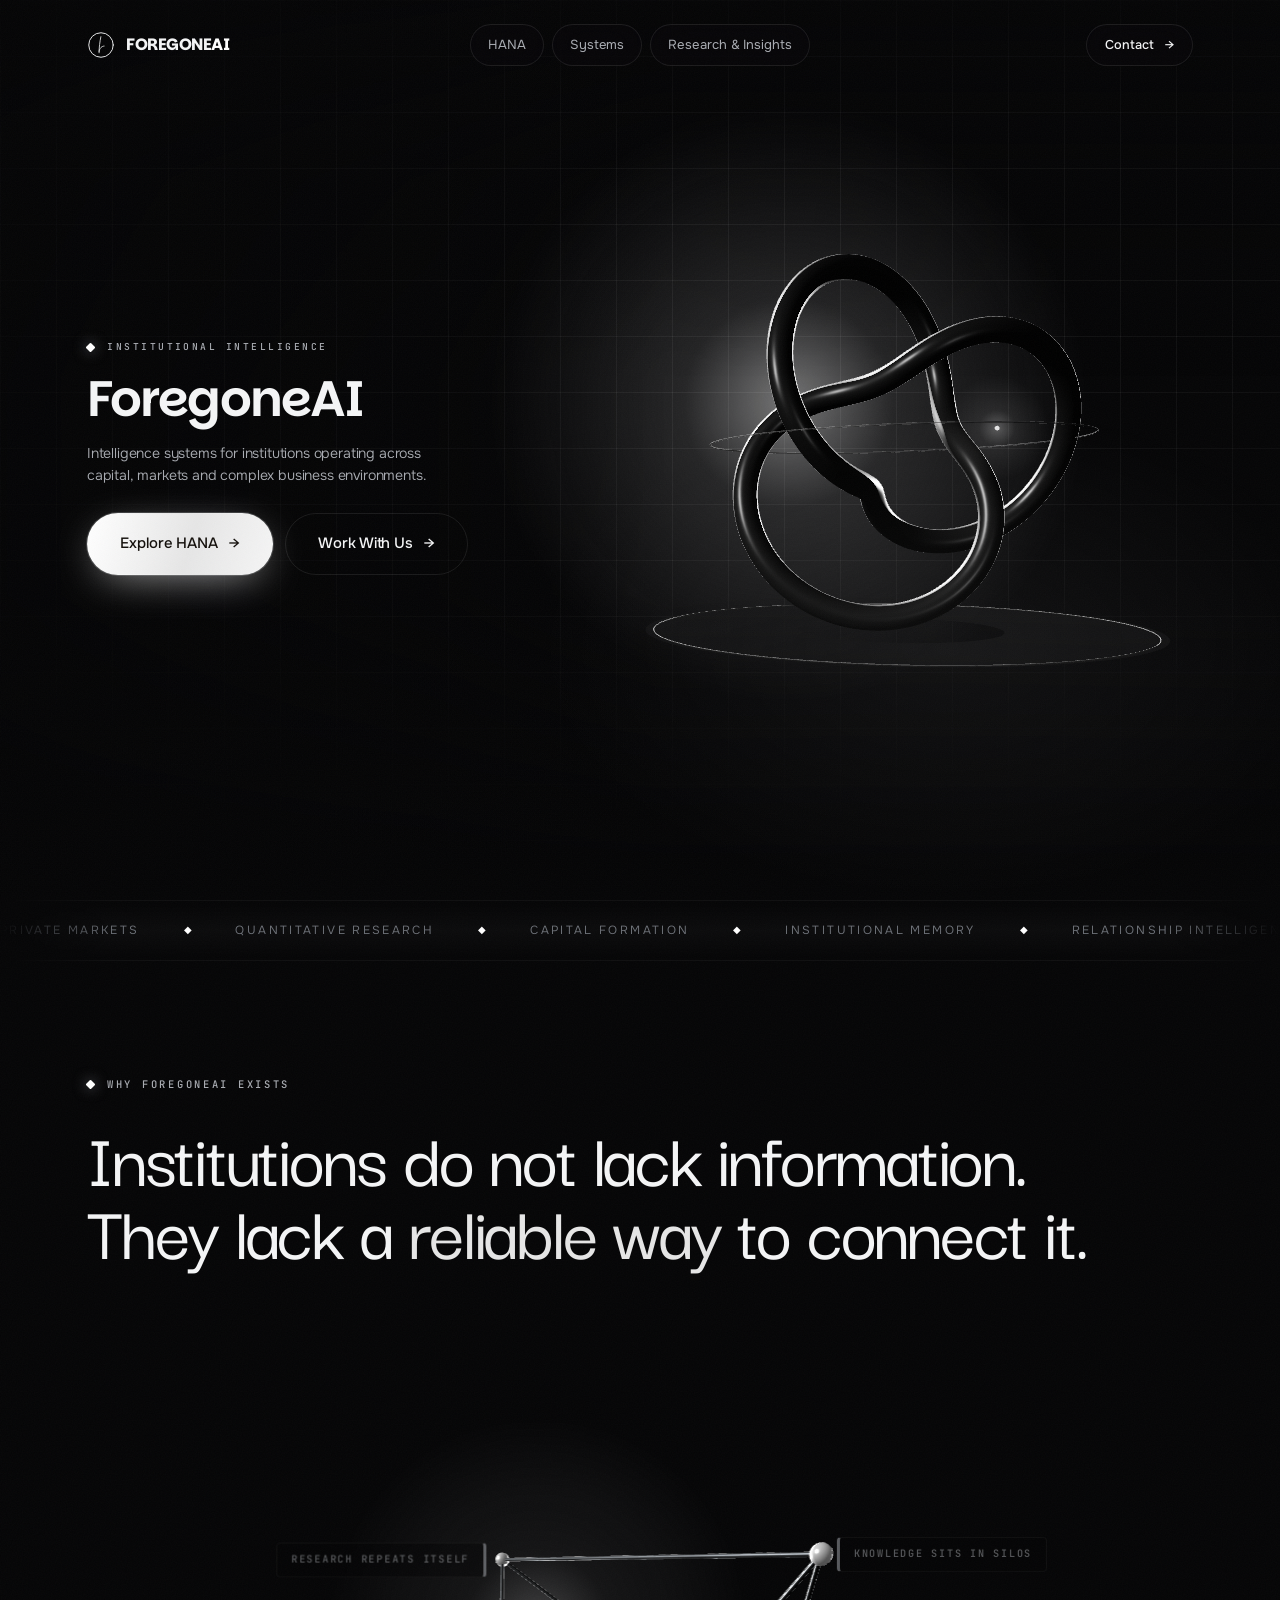
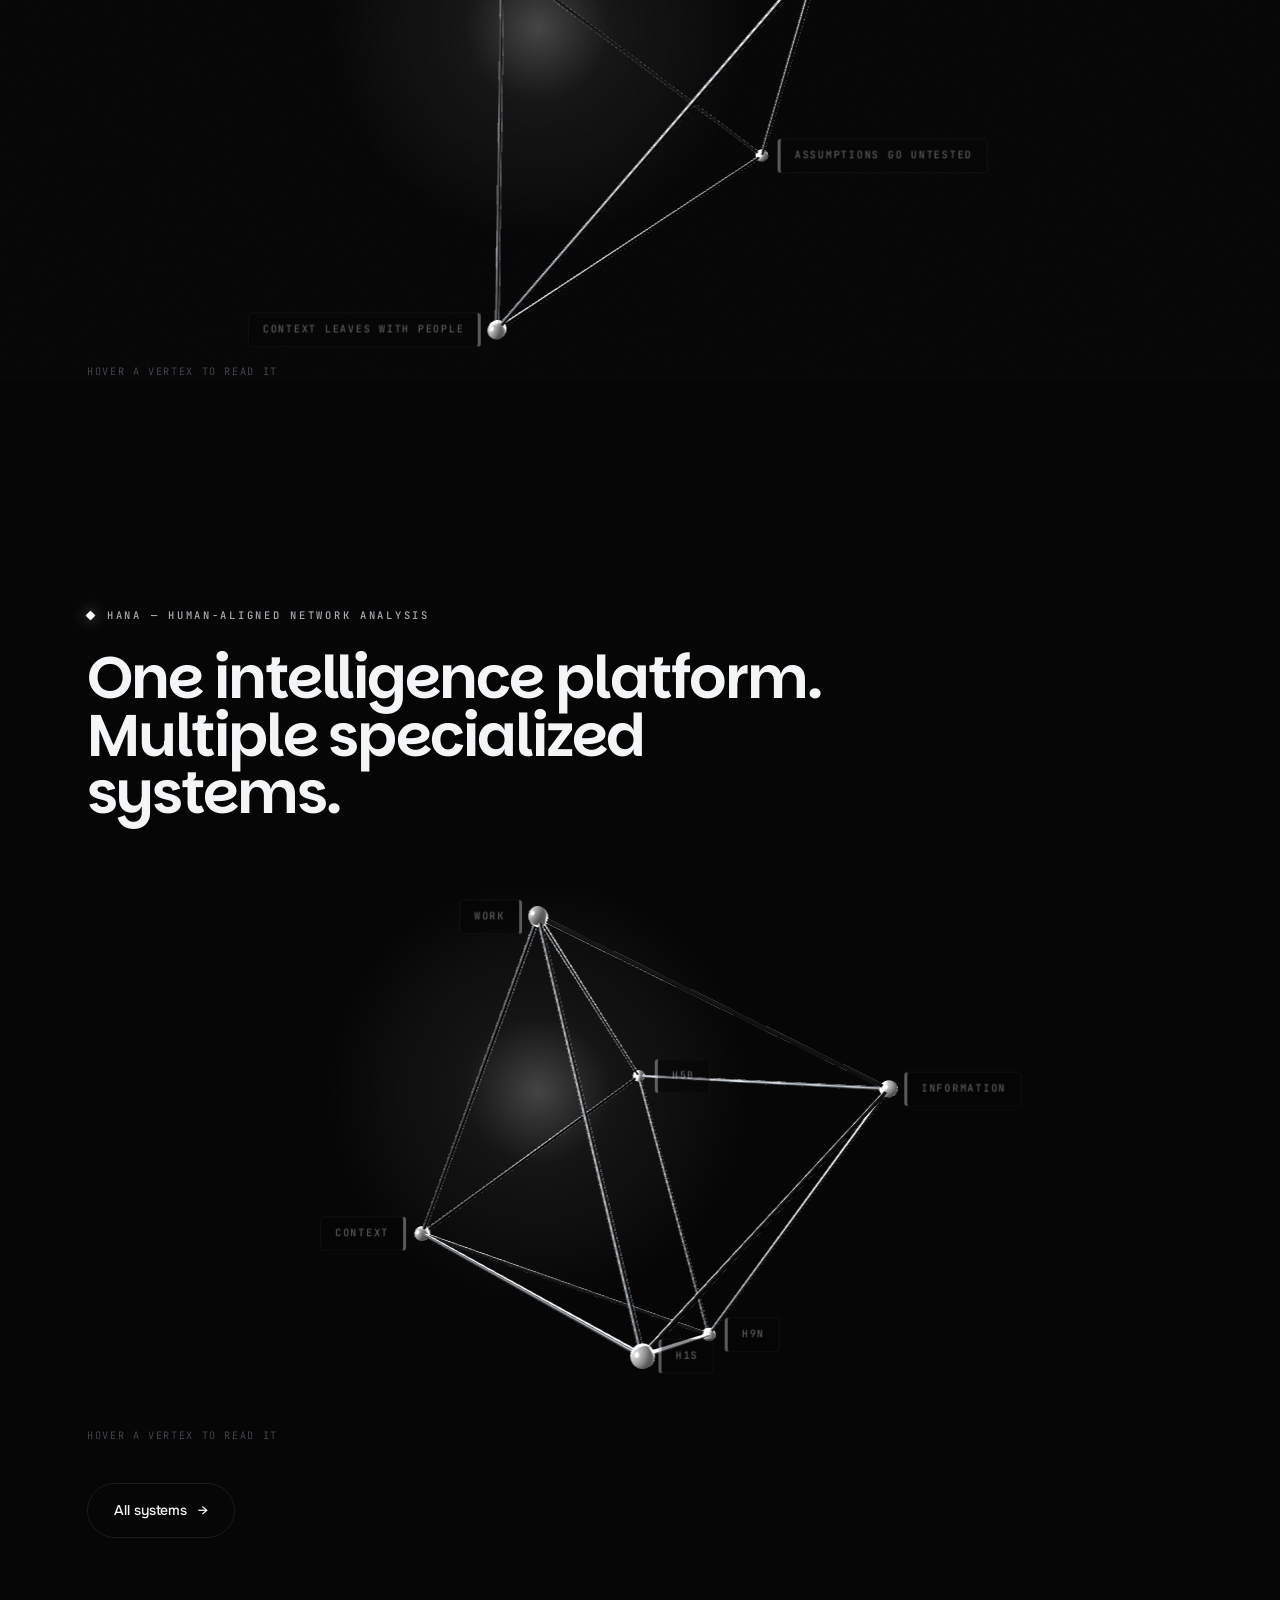
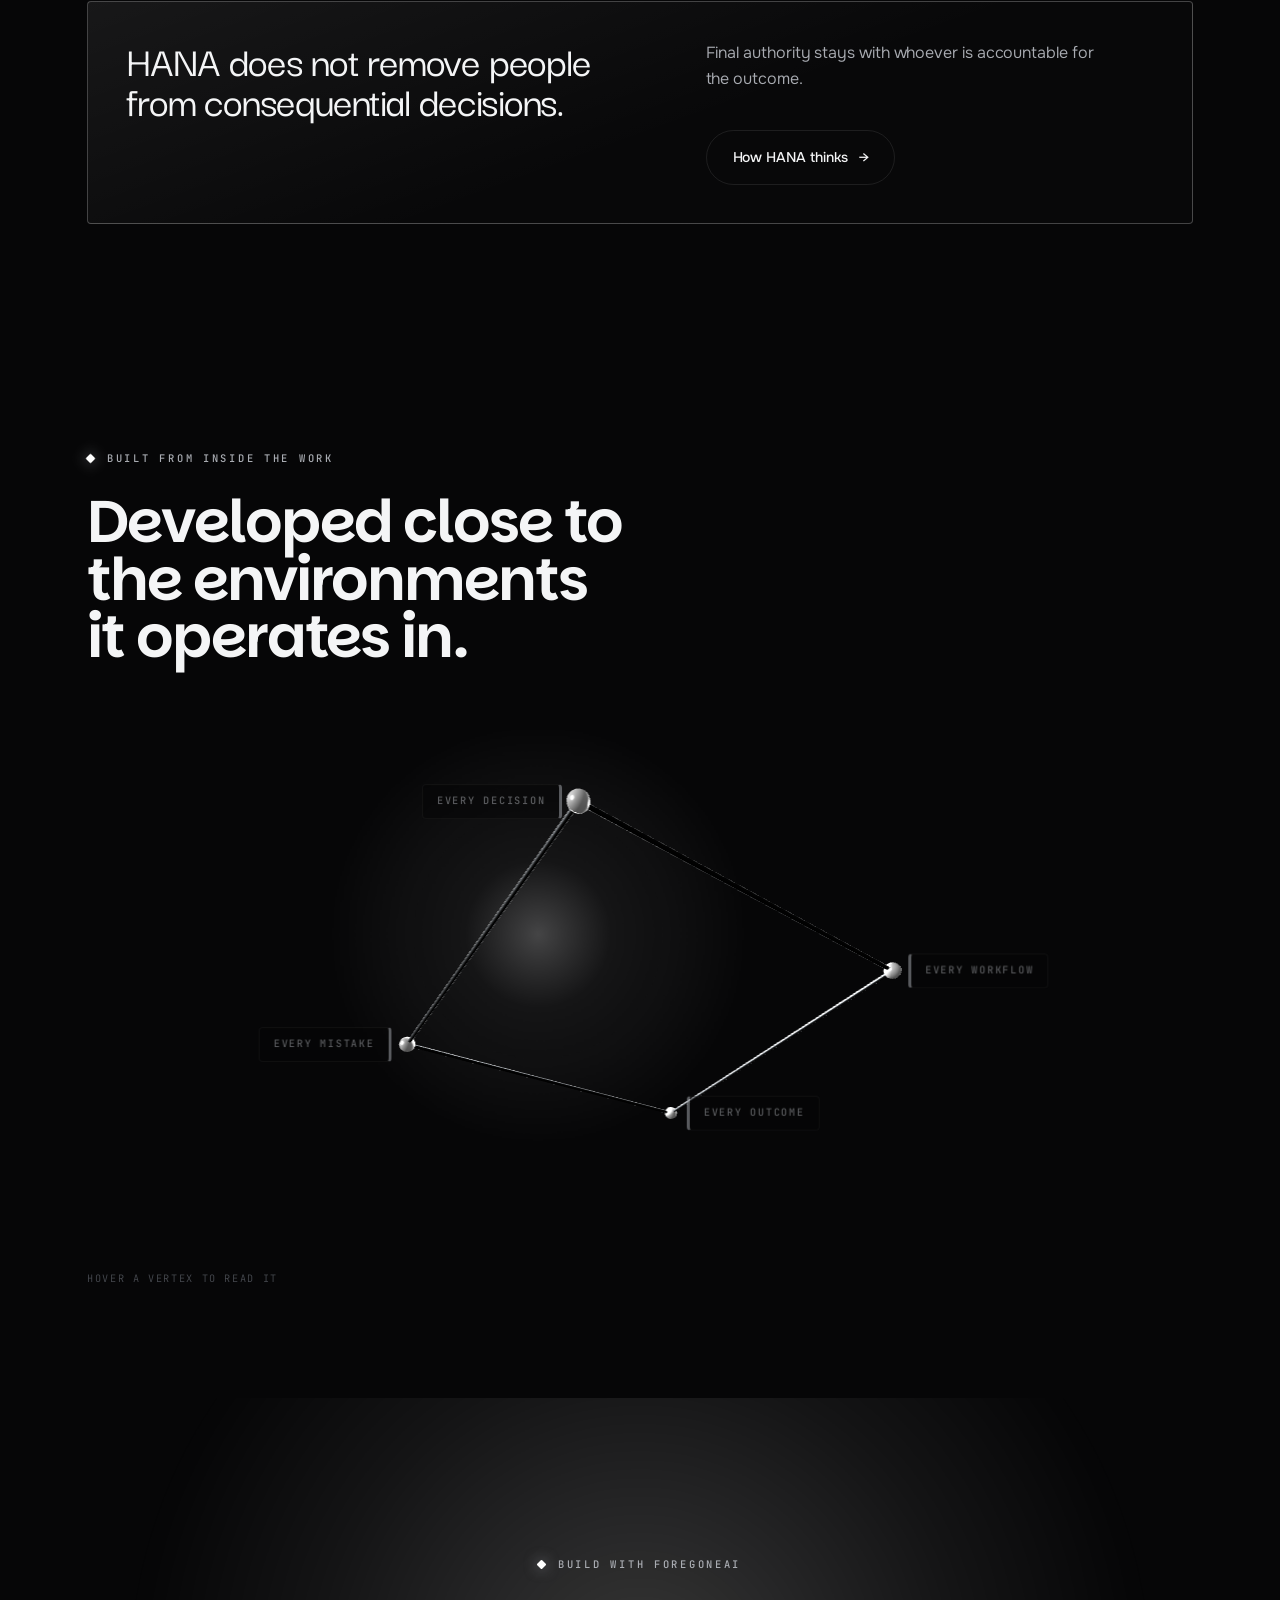
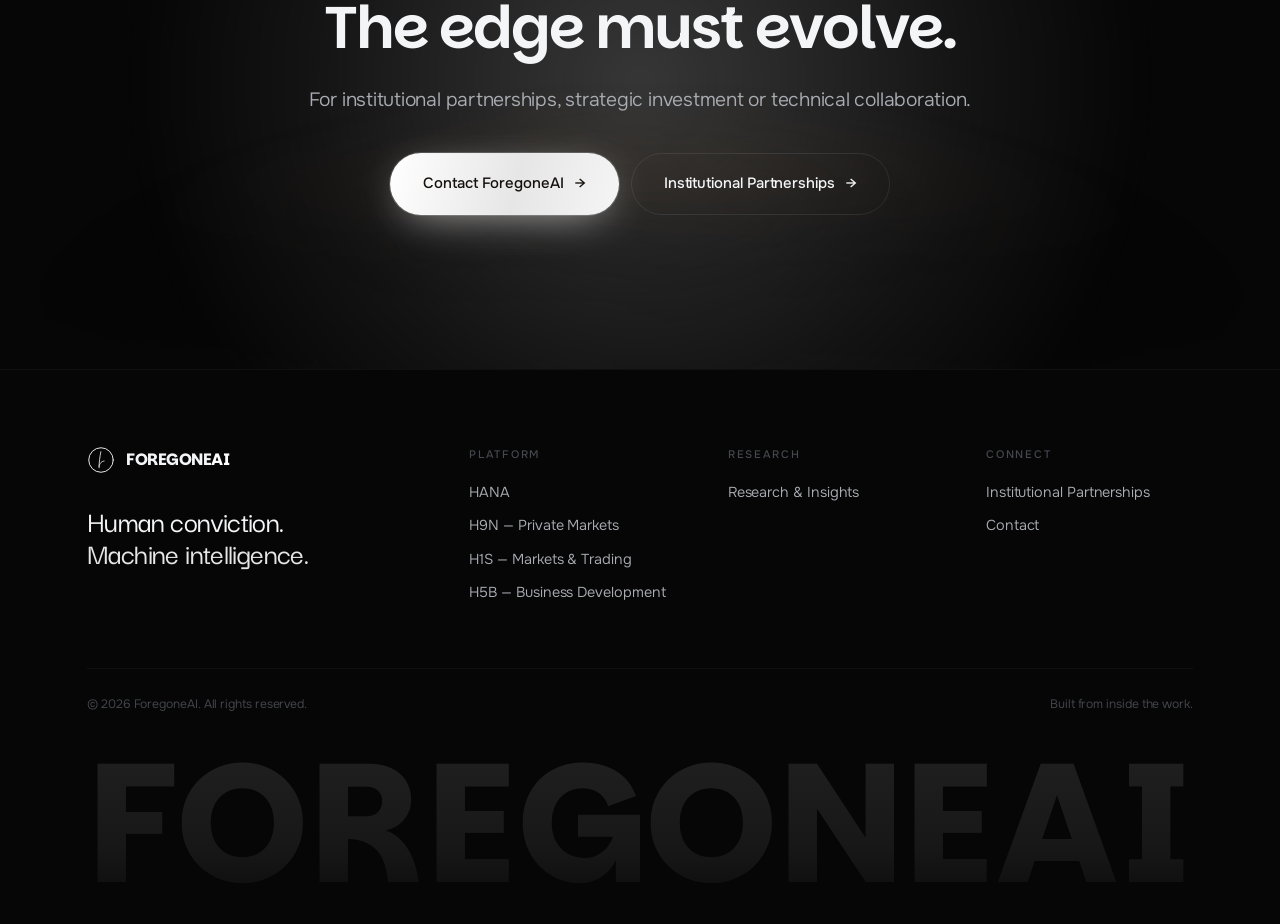
<file: site/index.html>
<!DOCTYPE html>
<html lang="en">
<head>
<meta charset="utf-8">
<meta name="viewport" content="width=device-width, initial-scale=1">
<title>ForegoneAI — The Edge Must Evolve.</title>
<meta name="description" content="Intelligence systems for institutions operating across capital, markets and complex business environments. HANA is our flagship platform.">
<meta name="theme-color" content="#08070A">
<meta property="og:title" content="ForegoneAI — The Edge Must Evolve.">
<meta property="og:description" content="Intelligence systems for institutions operating across capital, markets and complex business environments. HANA is our flagship platform.">
<meta property="og:type" content="website">
<meta property="og:image" content="assets/img/hero-sphere-poster.webp">
<link rel="icon" href="assets/img/favicon.svg" type="image/svg+xml">
<link rel="apple-touch-icon" href="assets/img/apple-touch-icon.png">
<link rel="preload" href="assets/fonts/Onest-Variable.woff" as="font" type="font/woff" crossorigin>
<link rel="preload" href="assets/fonts/Parkinsans-Variable.woff" as="font" type="font/woff" crossorigin>
<link rel="preconnect" href="https://fonts.googleapis.com">
<link rel="preconnect" href="https://fonts.gstatic.com" crossorigin>
<link rel="stylesheet" href="https://fonts.googleapis.com/css2?family=JetBrains+Mono:wght@400;500;600&display=swap">
<link rel="stylesheet" href="assets/css/main.css">
</head>
<body>
<div class="bg-grid" aria-hidden="true"></div>
<a class="skip" href="#main">Skip to content</a>
<div class="grain" aria-hidden="true"></div>
<div class="progress" aria-hidden="true"></div>

<header class="nav">
  <div class="wrap nav__in">
    <a class="brand" href="./" aria-label="ForegoneAI &mdash; home">
      <svg class="brand__mark" viewBox="0 0 48 48" fill="none" stroke="currentColor"
           stroke-linecap="round" stroke-linejoin="round" aria-hidden="true">
        <circle cx="24" cy="24" r="21" stroke-width="1.61"/>
        <path d="M23.72 9.80C22.02 19.19 20.69 27.28 20.68 37.33" stroke-width="1.39"/>
        <path d="M20.73 34.92C21.53 28.75 25.81 25.98 29.28 25.81" stroke-width="1.39"/>
      </svg>
      <span>FOREGONE<em>AI</em></span>
    </a>
    <nav aria-label="Primary">
      <ul class="nav__links">
        <li><a href="hana/">HANA</a></li>
        <li><a href="systems/">Systems</a></li>
        <li><a href="research/">Research &amp; Insights</a></li>
      </ul>
    </nav>
    <div class="nav__cta">
      <a class="btn btn--sm" href="contact/">Contact <span class="arw" aria-hidden="true">&rarr;</span></a>
      <button class="burger" aria-label="Open menu" aria-expanded="false" aria-controls="drawer">
        <span></span><span></span>
      </button>
    </div>
  </div>
</header>

<div class="drawer" id="drawer" aria-hidden="true">
  <nav aria-label="Mobile">
    <ul class="drawer__links">
      <li><a href="./"><i>01</i> Home</a></li>
      <li><a href="hana/"><i>02</i> HANA</a></li>
      <li><a href="systems/"><i>03</i> Systems</a></li>
      <li><a href="research/"><i>04</i> Research &amp; Insights</a></li>
      <li><a href="contact/"><i>05</i> Contact</a></li>
    </ul>
  </nav>
  <div class="drawer__foot">
    <span>Human conviction. Machine intelligence.</span>
    <a href="contact/" class="tlink">Start a conversation <span class="arw">&rarr;</span></a>
  </div>
</div>

<main id="main">

<section class="hero hero--stage">
  <div class="hero__grid-bg" aria-hidden="true"></div>
  <canvas class="hero__gl" data-gl="knot" aria-hidden="true"></canvas>
  <div class="hero__scrim" aria-hidden="true"></div>

  <div class="hero__in wrap">
    <div class="stage">
      <div class="stage__copy">
        <p class="eyebrow eyebrow--dot">Institutional Intelligence</p>
        <h1 class="d1 rv-stack" data-scramble>
          <span class="rv-line"><span>ForegoneAI</span></span>
        </h1>
        <p class="lede" data-rv data-rv-delay="0.4">
          Intelligence systems for institutions operating across capital, markets
          and complex business environments.
        </p>
        <div class="btn-row" data-rv data-rv-delay="0.55">
          <a class="btn btn--primary btn--lg" href="hana/">Explore HANA <span class="arw" aria-hidden="true">&rarr;</span></a>
          <a class="btn btn--lg" href="contact/">Work With Us <span class="arw" aria-hidden="true">&rarr;</span></a>
        </div>
      </div>

    </div>
  </div>
</section>

<div class="marquee" aria-hidden="true">
  <div class="marquee__track">
    <div>
      <span>Private Markets</span><i>&#9670;</i>
      <span>Quantitative Research</span><i>&#9670;</i>
      <span>Capital Formation</span><i>&#9670;</i>
      <span>Institutional Memory</span><i>&#9670;</i>
      <span>Relationship Intelligence</span><i>&#9670;</i>
      <span>Decision Infrastructure</span><i>&#9670;</i>
    </div>
  </div>
</div>

<section class="section">
  <div class="wrap">
    <p class="eyebrow eyebrow--dot" data-rv>Why ForegoneAI Exists</p>
    <h2 class="statement" data-rv>
      Institutions do not lack information.<br>
      They lack a <em>reliable way</em> to connect it.
    </h2>
  </div>
</section>

<!-- ======================================================================
     Constellation 01 — the four failure modes, on a tetrahedron.
     Each <li> is real content: title in .cstl__node-t, detail in .cstl__node-b.
     Without JS or WebGL it renders as a plain list; with it, each item is
     lifted onto a vertex and its detail opens in the readout box.
     ====================================================================== */ -->
<section class="section section--flush-t">
  <div class="wrap">
    <div class="cstl" data-cstl data-shape="tetra" data-rv>
      <canvas class="cstl__gl" aria-hidden="true"></canvas>
      <ul class="cstl__nodes">
        <li data-k="01">
          <button class="cstl__node" type="button"><span class="cstl__node-t">Knowledge sits in silos</span></button>
          <p class="cstl__node-b">Documents, models and data rooms never resolve into one picture.</p>
        </li>
        <li data-k="02">
          <button class="cstl__node" type="button"><span class="cstl__node-t">Context leaves with people</span></button>
          <p class="cstl__node-b">Years of reasoning walk out with whoever held it.</p>
        </li>
        <li data-k="03">
          <button class="cstl__node" type="button"><span class="cstl__node-t">Research repeats itself</span></button>
          <p class="cstl__node-b">The same market gets re-underwritten from scratch.</p>
        </li>
        <li data-k="04">
          <button class="cstl__node" type="button"><span class="cstl__node-t">Assumptions go untested</span></button>
          <p class="cstl__node-b">Downside gets examined after commitment, not before.</p>
        </li>
      </ul>
      <div class="cstl__panel" data-panel aria-live="polite"></div>
      <p class="cstl__hint">Hover a vertex to read it</p>
    </div>
  </div>
</section>

<!-- ======================================================================
     Constellation 02 — an octahedron: three capabilities above,
     three specialized systems below.
     ====================================================================== -->
<section class="section" id="hana">
  <div class="wrap">
    <div class="sec-head mb-l">
      <p class="eyebrow eyebrow--dot" data-rv>HANA &mdash; Human-Aligned Network Analysis</p>
      <h2 class="d2" data-rv>One intelligence platform.<br>Multiple specialized systems.</h2>
    </div>
    <div class="cstl" data-cstl data-shape="octa" data-rv>
      <canvas class="cstl__gl" aria-hidden="true"></canvas>
      <ul class="cstl__nodes">
        <li data-k="Connect">
          <button class="cstl__node" type="button"><span class="cstl__node-t">Information</span></button>
          <p class="cstl__node-b">Structured and unstructured sources, resolved into one layer.</p>
        </li>
        <li data-k="Preserve">
          <button class="cstl__node" type="button"><span class="cstl__node-t">Context</span></button>
          <p class="cstl__node-b">Decisions and outcomes become institutional memory.</p>
        </li>
        <li data-k="Coordinate">
          <button class="cstl__node" type="button"><span class="cstl__node-t">Work</span></button>
          <p class="cstl__node-b">Research, follow-ups and approvals, evidence attached.</p>
        </li>
        <li data-k="System &mdash; H9N">
          <a class="cstl__node" href="systems/#h9n"><span class="cstl__node-t">H9N</span></a>
          <p class="cstl__node-b">Private Markets Intelligence &mdash; sourcing, underwriting, diligence and relationship mapping.</p>
        </li>
        <li data-k="System &mdash; H1S">
          <a class="cstl__node" href="systems/#h1s"><span class="cstl__node-t">H1S</span></a>
          <p class="cstl__node-b">Market &amp; Trading Intelligence &mdash; market data, quantitative research, model governance, execution.</p>
        </li>
        <li data-k="System &mdash; H5B">
          <a class="cstl__node" href="systems/#h5b"><span class="cstl__node-t">H5B</span></a>
          <p class="cstl__node-b">Business Development Intelligence &mdash; prospect research, relationship context, pipeline and sales.</p>
        </li>
      </ul>
      <div class="cstl__panel" data-panel aria-live="polite"></div>
      <p class="cstl__hint">Hover a vertex to read it</p>
    </div>

    <div class="btn-row" data-rv><a class="btn" href="systems/">All systems <span class="arw" aria-hidden="true">&rarr;</span></a></div>

    <div class="panel panel--amber mt-l" data-rv>
      <div class="split split--wide-l split--top">
        <p class="statement" style="font-size:clamp(1.7rem,3.4vw,2.9rem)">
          HANA does not remove people from consequential decisions.
        </p>
        <div>
          <p class="body-lg">Final authority stays with whoever is accountable for the outcome.</p>
          <div class="btn-row"><a class="btn" href="hana/">How HANA thinks <span class="arw" aria-hidden="true">&rarr;</span></a></div>
        </div>
      </div>
    </div>
  </div>
</section>

<!-- ======================================================================
     Constellation 03 — the build loop, on a closed four-point ring.
     ====================================================================== -->
<section class="section">
  <div class="wrap">
    <div class="sec-head mb-l">
      <p class="eyebrow eyebrow--dot" data-rv>Built From Inside the Work</p>
      <h2 class="d2" data-rv>Developed close to the environments it operates in.</h2>
    </div>
    <div class="cstl" data-cstl data-shape="ring" data-rv>
      <canvas class="cstl__gl" aria-hidden="true"></canvas>
      <ul class="cstl__nodes">
        <li data-k="Loop &mdash; 01">
          <button class="cstl__node" type="button"><span class="cstl__node-t">Every workflow</span></button>
          <p class="cstl__node-b">Exposes a constraint.</p>
        </li>
        <li data-k="Loop &mdash; 02">
          <button class="cstl__node" type="button"><span class="cstl__node-t">Every decision</span></button>
          <p class="cstl__node-b">Reveals missing context.</p>
        </li>
        <li data-k="Loop &mdash; 03">
          <button class="cstl__node" type="button"><span class="cstl__node-t">Every mistake</span></button>
          <p class="cstl__node-b">Identifies what the system must understand next.</p>
        </li>
        <li data-k="Loop &mdash; 04">
          <button class="cstl__node" type="button"><span class="cstl__node-t">Every outcome</span></button>
          <p class="cstl__node-b">Strengthens the knowledge behind it.</p>
        </li>
      </ul>
      <div class="cstl__panel" data-panel aria-live="polite"></div>
      <p class="cstl__hint">Hover a vertex to read it</p>
    </div>
  </div>
</section>

<section class="cta">
  <div class="cta__glow" aria-hidden="true"></div>
  <canvas class="cta__field" data-field aria-hidden="true"></canvas>
  <div class="wrap wrap--narrow">
    <p class="eyebrow eyebrow--dot" data-rv style="justify-content:center">Build With ForegoneAI</p>
    <h2 class="d2" data-rv>The edge must evolve.</h2>
    <p class="lede mt-m" data-rv data-rv-delay="0.1">For institutional partnerships, strategic investment or technical collaboration.</p>
    <div class="btn-row" data-rv data-rv-delay="0.18">
      <a class="btn btn--primary btn--lg" href="contact/">Contact ForegoneAI <span class="arw" aria-hidden="true">&rarr;</span></a>
      <a class="btn btn--lg" href="contact/#partnership">Institutional Partnerships <span class="arw" aria-hidden="true">&rarr;</span></a>
    </div>
  </div>
</section>

</main>

<footer class="foot">
  <div class="wrap">
    <div class="foot__grid">
      <div>
        <a class="brand" href="./">
          <svg class="brand__mark" viewBox="0 0 48 48" fill="none" stroke="currentColor"
               stroke-linecap="round" stroke-linejoin="round" aria-hidden="true">
            <circle cx="24" cy="24" r="21" stroke-width="1.61"/>
            <path d="M23.72 9.80C22.02 19.19 20.69 27.28 20.68 37.33" stroke-width="1.39"/>
            <path d="M20.73 34.92C21.53 28.75 25.81 25.98 29.28 25.81" stroke-width="1.39"/>
          </svg>
          <span>FOREGONE<em>AI</em></span>
        </a>
        <p class="foot__tag">Human conviction.<br><em>Machine intelligence.</em></p>
      </div>
      <div>
        <h4>Platform</h4>
        <ul>
          <li><a href="hana/">HANA</a></li>
          <li><a href="systems/#h9n">H9N &mdash; Private Markets</a></li>
          <li><a href="systems/#h1s">H1S &mdash; Markets &amp; Trading</a></li>
          <li><a href="systems/#h5b">H5B &mdash; Business Development</a></li>
        </ul>
      </div>
      <div>
        <h4>Research</h4>
        <ul>
          <li><a href="research/">Research &amp; Insights</a></li>
        </ul>
      </div>
      <div>
        <h4>Connect</h4>
        <ul>
          <li><a href="contact/#partnership">Institutional Partnerships</a></li>
          <li><a href="contact/">Contact</a></li>
        </ul>
      </div>
    </div>
    <div class="foot__bar">
      <span>&copy; <span data-year>2026</span> ForegoneAI. All rights reserved.</span>
      <span>Built from inside the work.</span>
    </div>
    <svg class="foot__word" viewBox="0 0 918 112" preserveAspectRatio="xMidYMid meet" aria-hidden="true">
      <defs>
        <linearGradient id="footWordFade" x1="0" y1="0" x2="0" y2="1">
          <stop offset="0" stop-color="#EDE8E1" stop-opacity=".13"/>
          <stop offset=".62" stop-color="#FFFFFF" stop-opacity=".07"/>
          <stop offset="1" stop-color="#FFFFFF" stop-opacity="0"/>
        </linearGradient>
      </defs>
      <text x="459" y="105" text-anchor="middle" textLength="918" lengthAdjust="spacing">FOREGONEAI</text>
    </svg>
  </div>
</footer>

<script src="assets/js/vendor/three.min.js" defer></script>
<script src="assets/js/main.js" defer></script>
</body>
</html>
</file>
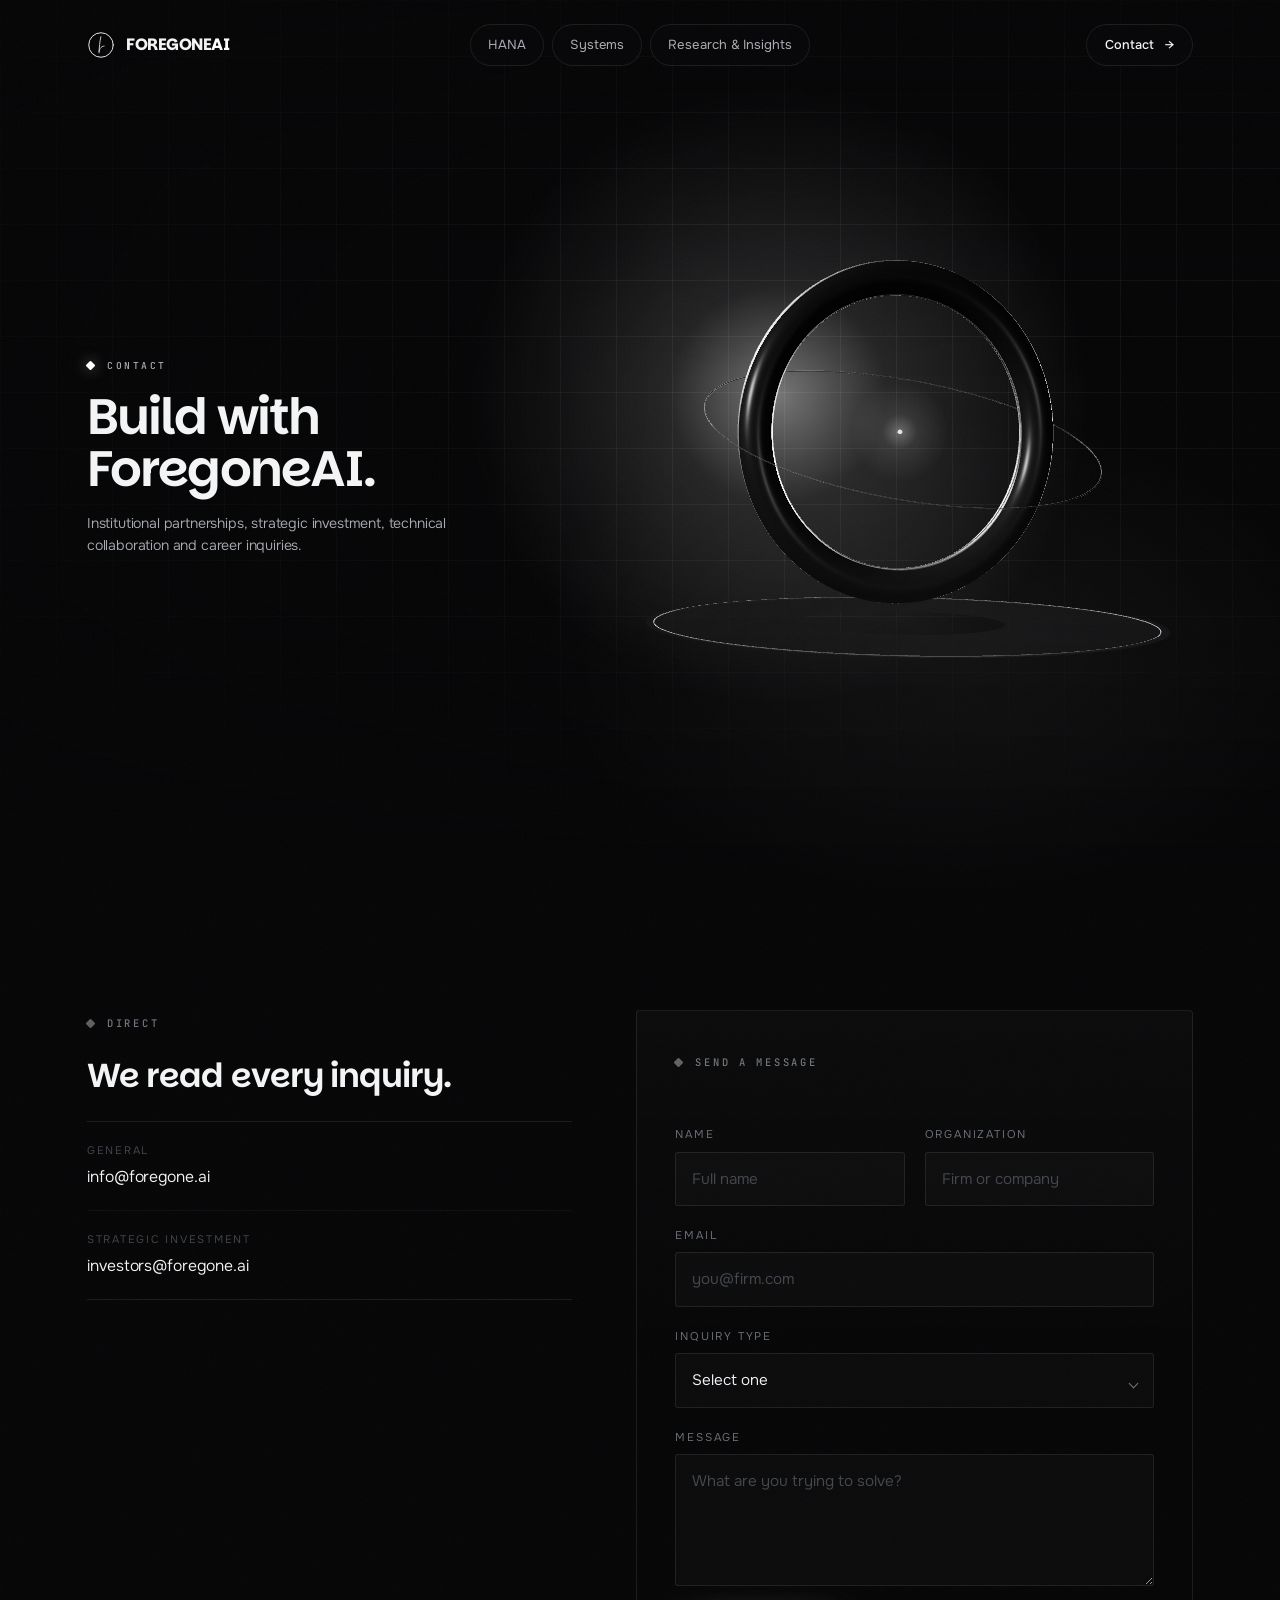
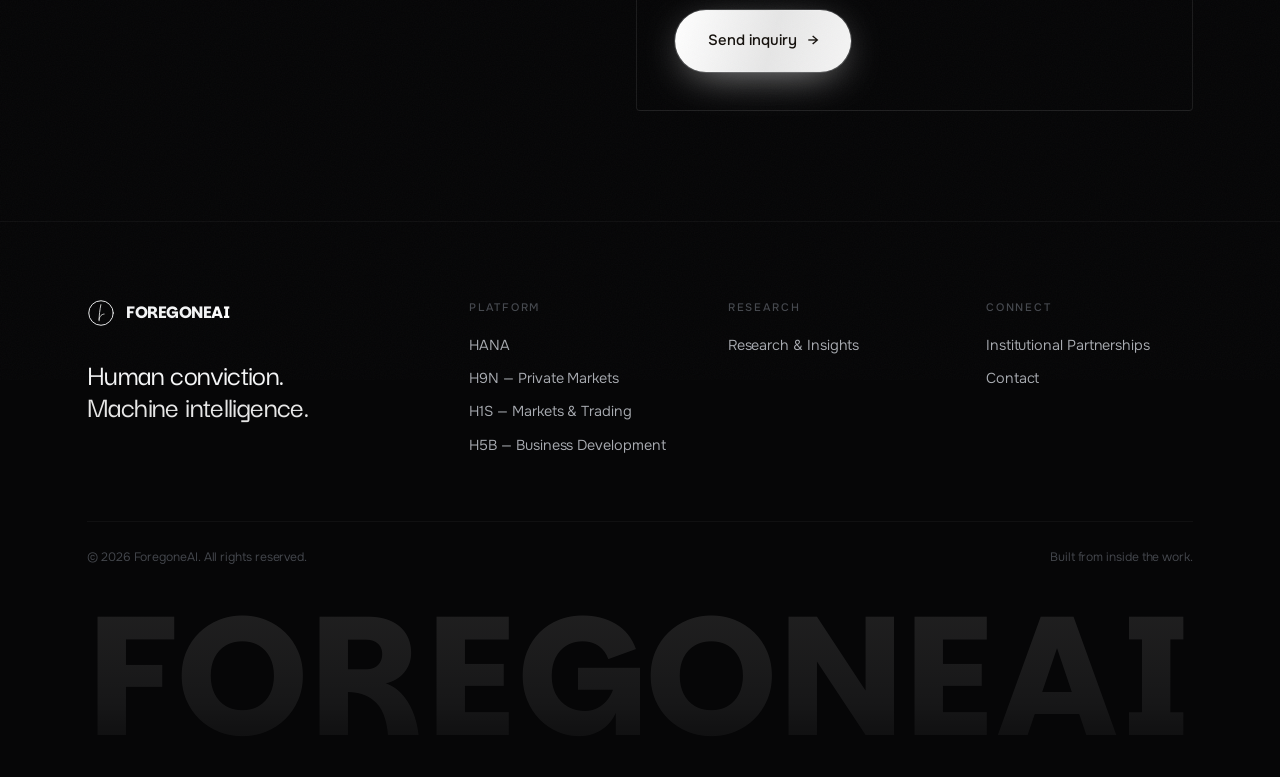
<file: site/contact/index.html>
<!DOCTYPE html>
<html lang="en">
<head>
<meta charset="utf-8">
<meta name="viewport" content="width=device-width, initial-scale=1, viewport-fit=cover">
<title>Contact — Build With ForegoneAI</title>
<meta name="description" content="Institutional partnerships, strategic investment, technical collaboration and career inquiries.">
<meta name="theme-color" content="#08070A">
<meta property="og:title" content="Contact — Build With ForegoneAI">
<meta property="og:description" content="Institutional partnerships, strategic investment, technical collaboration and career inquiries.">
<meta property="og:type" content="website">
<meta property="og:image" content="../assets/img/extra-2.webp">
<link rel="icon" href="../assets/img/favicon.svg" type="image/svg+xml">
<link rel="apple-touch-icon" href="../assets/img/apple-touch-icon.png">
<link rel="preload" href="../assets/fonts/Onest-Variable.woff" as="font" type="font/woff" crossorigin>
<link rel="preload" href="../assets/fonts/Parkinsans-Variable.woff" as="font" type="font/woff" crossorigin>
<link rel="preconnect" href="https://fonts.googleapis.com">
<link rel="preconnect" href="https://fonts.gstatic.com" crossorigin>
<link rel="stylesheet" href="https://fonts.googleapis.com/css2?family=JetBrains+Mono:wght@400;500;600&display=swap">
<link rel="stylesheet" href="../assets/css/main.css">
</head>
<body>
<div class="bg-grid" aria-hidden="true"></div>
<a class="skip" href="#main">Skip to content</a>
<div class="grain" aria-hidden="true"></div>
<div class="progress" aria-hidden="true"></div>

<header class="nav">
  <div class="wrap nav__in">
    <a class="brand" href="../" aria-label="ForegoneAI &mdash; home">
      <svg class="brand__mark" viewBox="0 0 48 48" fill="none" stroke="currentColor"
           stroke-linecap="round" stroke-linejoin="round" aria-hidden="true">
        <circle cx="24" cy="24" r="21" stroke-width="1.61"/>
        <path d="M23.72 9.80C22.02 19.19 20.69 27.28 20.68 37.33" stroke-width="1.39"/>
        <path d="M20.73 34.92C21.53 28.75 25.81 25.98 29.28 25.81" stroke-width="1.39"/>
      </svg>
      <span>FOREGONE<em>AI</em></span>
    </a>
    <nav aria-label="Primary">
      <ul class="nav__links">
        <li><a href="../hana/">HANA</a></li>
        <li><a href="../systems/">Systems</a></li>
        <li><a href="../research/">Research &amp; Insights</a></li>
      </ul>
    </nav>
    <div class="nav__cta">
      <a class="btn btn--sm" href="../contact/">Contact <span class="arw" aria-hidden="true">&rarr;</span></a>
      <button class="burger" aria-label="Open menu" aria-expanded="false" aria-controls="drawer">
        <span></span><span></span>
      </button>
    </div>
  </div>
</header>

<div class="drawer" id="drawer" aria-hidden="true">
  <nav aria-label="Mobile">
    <ul class="drawer__links">
      <li><a href="../"><i>01</i> Home</a></li>
      <li><a href="../hana/"><i>02</i> HANA</a></li>
      <li><a href="../systems/"><i>03</i> Systems</a></li>
      <li><a href="../research/"><i>04</i> Research &amp; Insights</a></li>
      <li><a href="../contact/"><i>05</i> Contact</a></li>
    </ul>
  </nav>
  <div class="drawer__foot">
    <span>Human conviction. Machine intelligence.</span>
    <a href="../contact/" class="tlink">Start a conversation <span class="arw">&rarr;</span></a>
  </div>
</div>

<main id="main">

<section class="hero hero--sub hero--stage">
  <div class="hero__grid-bg" aria-hidden="true"></div>
  <canvas class="hero__gl" data-gl="portal" aria-hidden="true"></canvas>
  <div class="hero__scrim" aria-hidden="true"></div>
  <div class="hero__in wrap">
    <div class="stage">
      <div class="stage__copy">
        <p class="eyebrow eyebrow--dot">Contact</p>
        <h1 class="d1 rv-stack" data-scramble>
          <span class="rv-line"><span>Build with</span></span>
          <span class="rv-line"><span>ForegoneAI.</span></span>
        </h1>
        <p class="lede mt-m" data-rv data-rv-delay="0.4">Institutional partnerships, strategic investment, technical collaboration and career inquiries.</p>
      </div>
    </div>
  </div>
</section>

<section class="section">
  <div class="wrap">
    <div class="split split--wide-r split--top">
      <div>
        <p class="eyebrow" data-rv>Direct</p>
        <h2 class="d3" data-rv>We read every inquiry.</h2>
        <ul class="deets mt-m" data-rv data-rv-delay="0.1">
          <li id="partnership"><span class="k">General</span><span class="v">info@foregone.ai</span></li>
          <li><span class="k">Strategic Investment</span><span class="v">investors@foregone.ai</span></li>
        </ul>
      </div>

      <div data-form-wrap data-rv data-rv-delay="0.15">
        <div class="panel">
          <p class="eyebrow">Send a Message</p>
          <div class="form__ok" role="status">
            Received. Someone from ForegoneAI will respond directly.
          </div>
          <form class="form mt-m" data-form novalidate>
            <div class="form__row">
              <div class="field">
                <label for="f-name">Name</label>
                <input id="f-name" name="name" type="text" placeholder="Full name" required>
              </div>
              <div class="field">
                <label for="f-org">Organization</label>
                <input id="f-org" name="organization" type="text" placeholder="Firm or company">
              </div>
            </div>
            <div class="field">
              <label for="f-email">Email</label>
              <input id="f-email" name="email" type="email" placeholder="you@firm.com" required>
            </div>
            <div class="field field--sel">
              <label for="f-topic">Inquiry type</label>
              <select id="f-topic" name="topic" required>
                <option value="">Select one</option>
                <option>Institutional partnership</option>
                <option>Design partnership or pilot</option>
                <option>System integration</option>
                <option>Strategic investment</option>
                <option>Technical collaboration</option>
                <option>Careers</option>
                <option>Other</option>
              </select>
            </div>
            <div class="field">
              <label for="f-msg">Message</label>
              <textarea id="f-msg" name="message" placeholder="What are you trying to solve?" required></textarea>
            </div>
            <div class="btn-row" style="margin-top:4px">
              <button class="btn btn--primary btn--lg" type="submit">Send inquiry <span class="arw" aria-hidden="true">&rarr;</span></button>
            </div>
          </form>
        </div>
      </div>
    </div>
  </div>
</section>

</main>

<footer class="foot">
  <div class="wrap">
    <div class="foot__grid">
      <div>
        <a class="brand" href="../">
          <svg class="brand__mark" viewBox="0 0 48 48" fill="none" stroke="currentColor"
               stroke-linecap="round" stroke-linejoin="round" aria-hidden="true">
            <circle cx="24" cy="24" r="21" stroke-width="1.61"/>
            <path d="M23.72 9.80C22.02 19.19 20.69 27.28 20.68 37.33" stroke-width="1.39"/>
            <path d="M20.73 34.92C21.53 28.75 25.81 25.98 29.28 25.81" stroke-width="1.39"/>
          </svg>
          <span>FOREGONE<em>AI</em></span>
        </a>
        <p class="foot__tag">Human conviction.<br><em>Machine intelligence.</em></p>
      </div>
      <div>
        <h4>Platform</h4>
        <ul>
          <li><a href="../hana/">HANA</a></li>
          <li><a href="../systems/#h9n">H9N &mdash; Private Markets</a></li>
          <li><a href="../systems/#h1s">H1S &mdash; Markets &amp; Trading</a></li>
          <li><a href="../systems/#h5b">H5B &mdash; Business Development</a></li>
        </ul>
      </div>
      <div>
        <h4>Research</h4>
        <ul>
          <li><a href="../research/">Research &amp; Insights</a></li>
        </ul>
      </div>
      <div>
        <h4>Connect</h4>
        <ul>
          <li><a href="../contact/#partnership">Institutional Partnerships</a></li>
          <li><a href="../contact/">Contact</a></li>
        </ul>
      </div>
    </div>
    <div class="foot__bar">
      <span>&copy; <span data-year>2026</span> ForegoneAI. All rights reserved.</span>
      <span>Built from inside the work.</span>
    </div>
    <svg class="foot__word" viewBox="0 0 918 112" preserveAspectRatio="xMidYMid meet" aria-hidden="true">
      <defs>
        <linearGradient id="footWordFade" x1="0" y1="0" x2="0" y2="1">
          <stop offset="0" stop-color="#EDE8E1" stop-opacity=".13"/>
          <stop offset=".62" stop-color="#FFFFFF" stop-opacity=".07"/>
          <stop offset="1" stop-color="#FFFFFF" stop-opacity="0"/>
        </linearGradient>
      </defs>
      <text x="459" y="105" text-anchor="middle" textLength="918" lengthAdjust="spacing">FOREGONEAI</text>
    </svg>
  </div>
</footer>

<script src="../assets/js/vendor/three.min.js" defer></script>
<script src="../assets/js/main.js" defer></script>
</body>
</html>
</file>
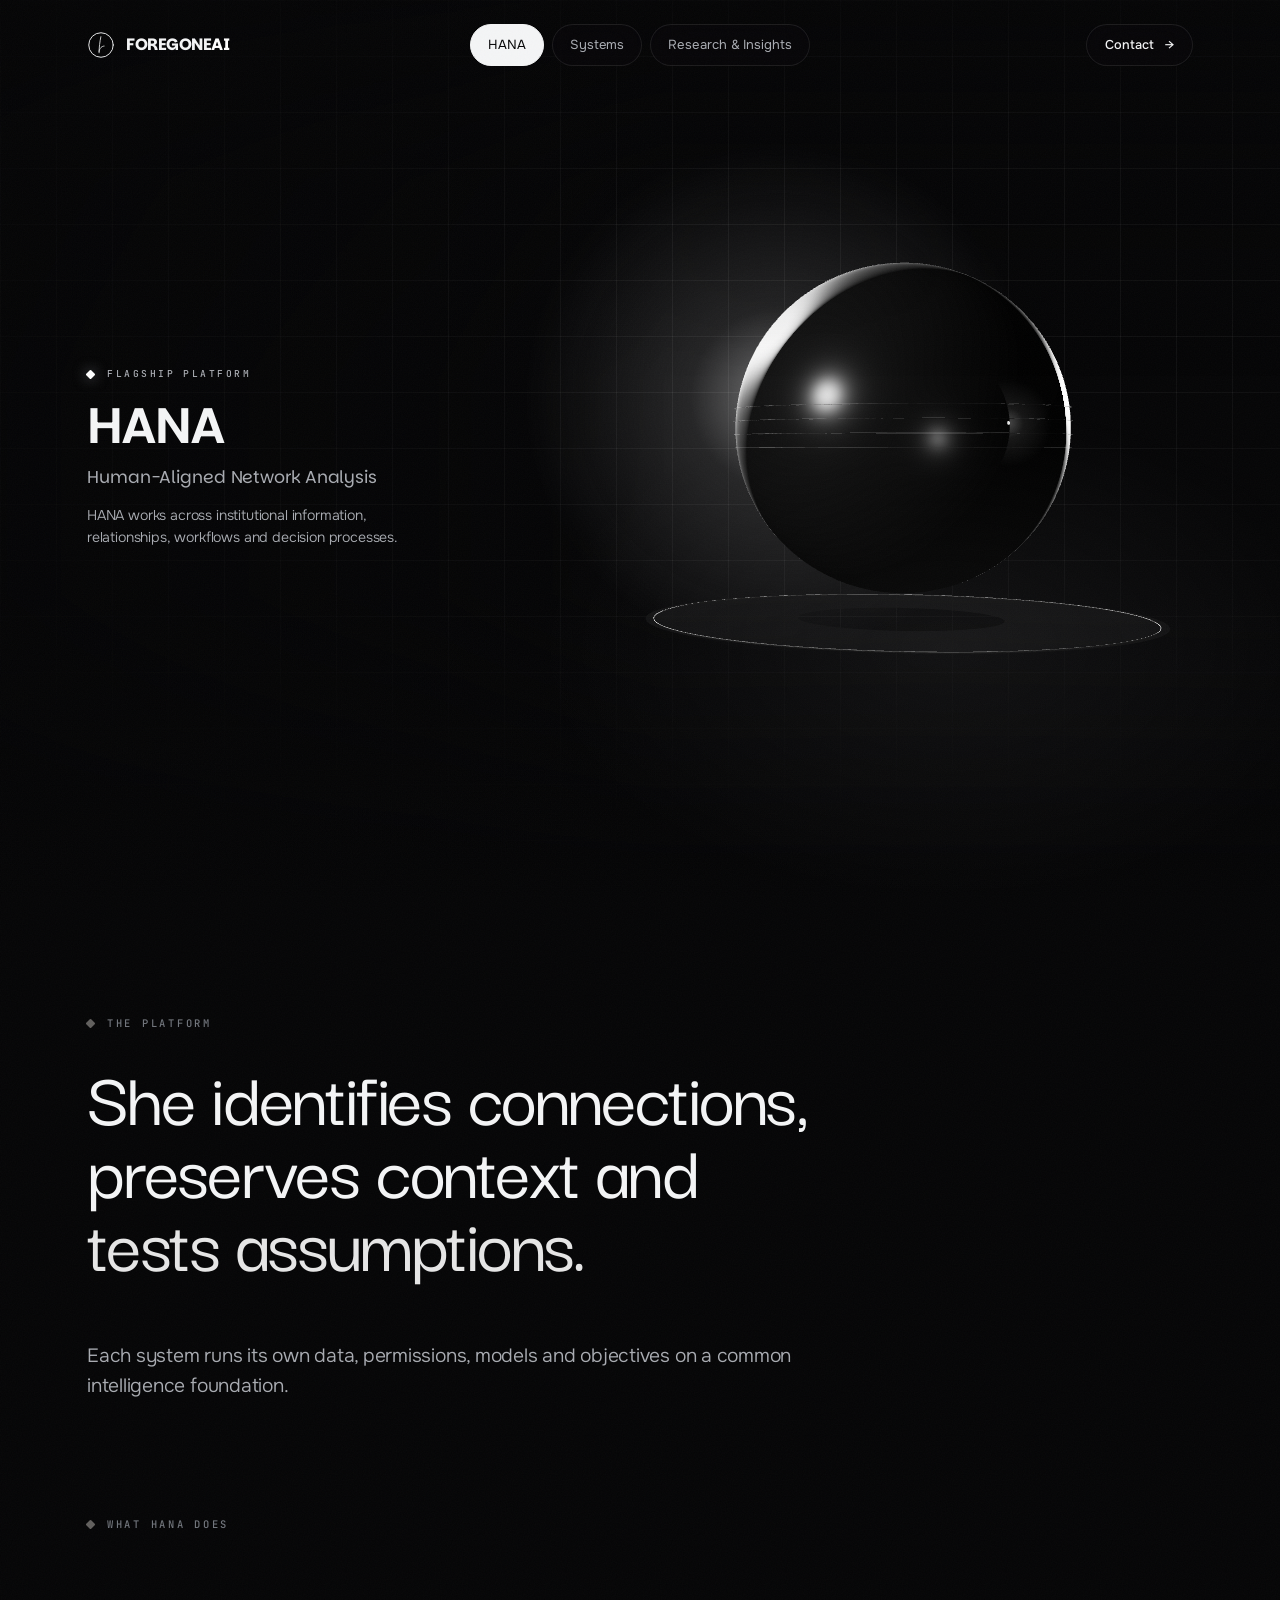
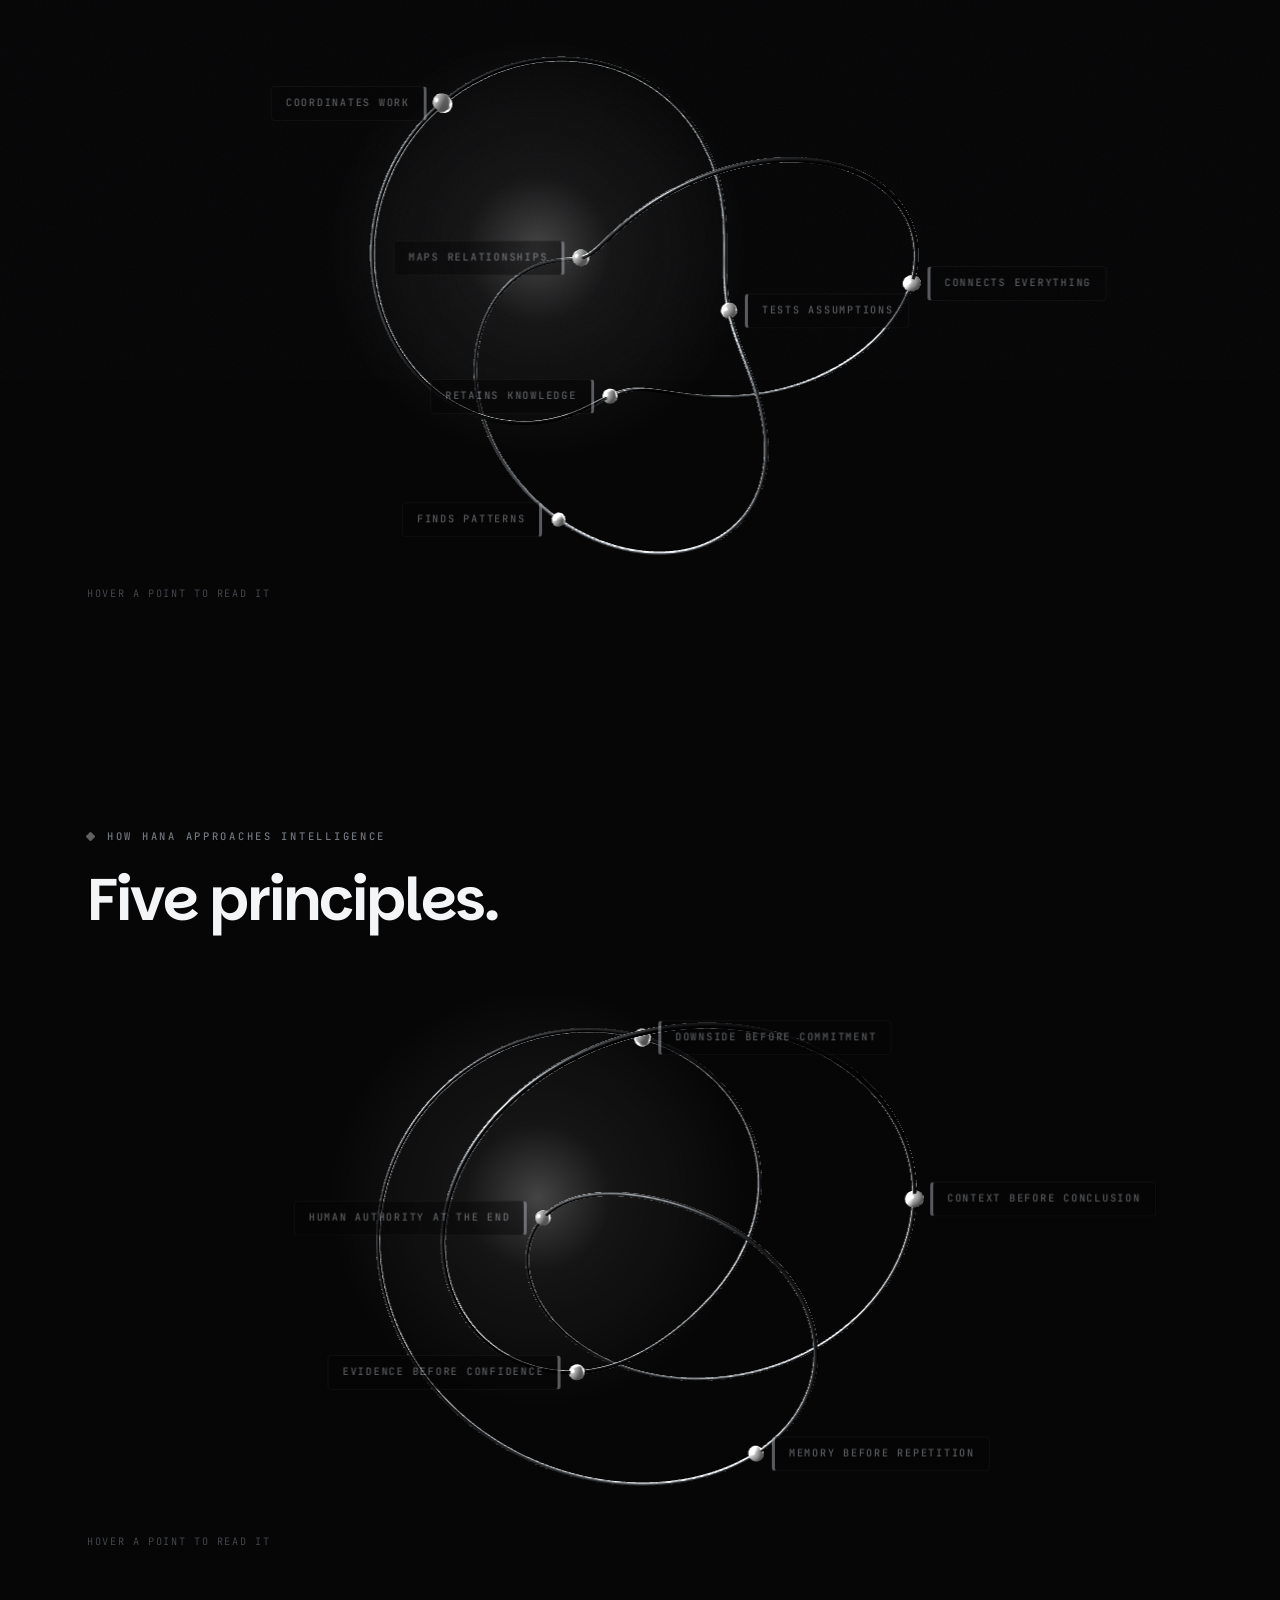
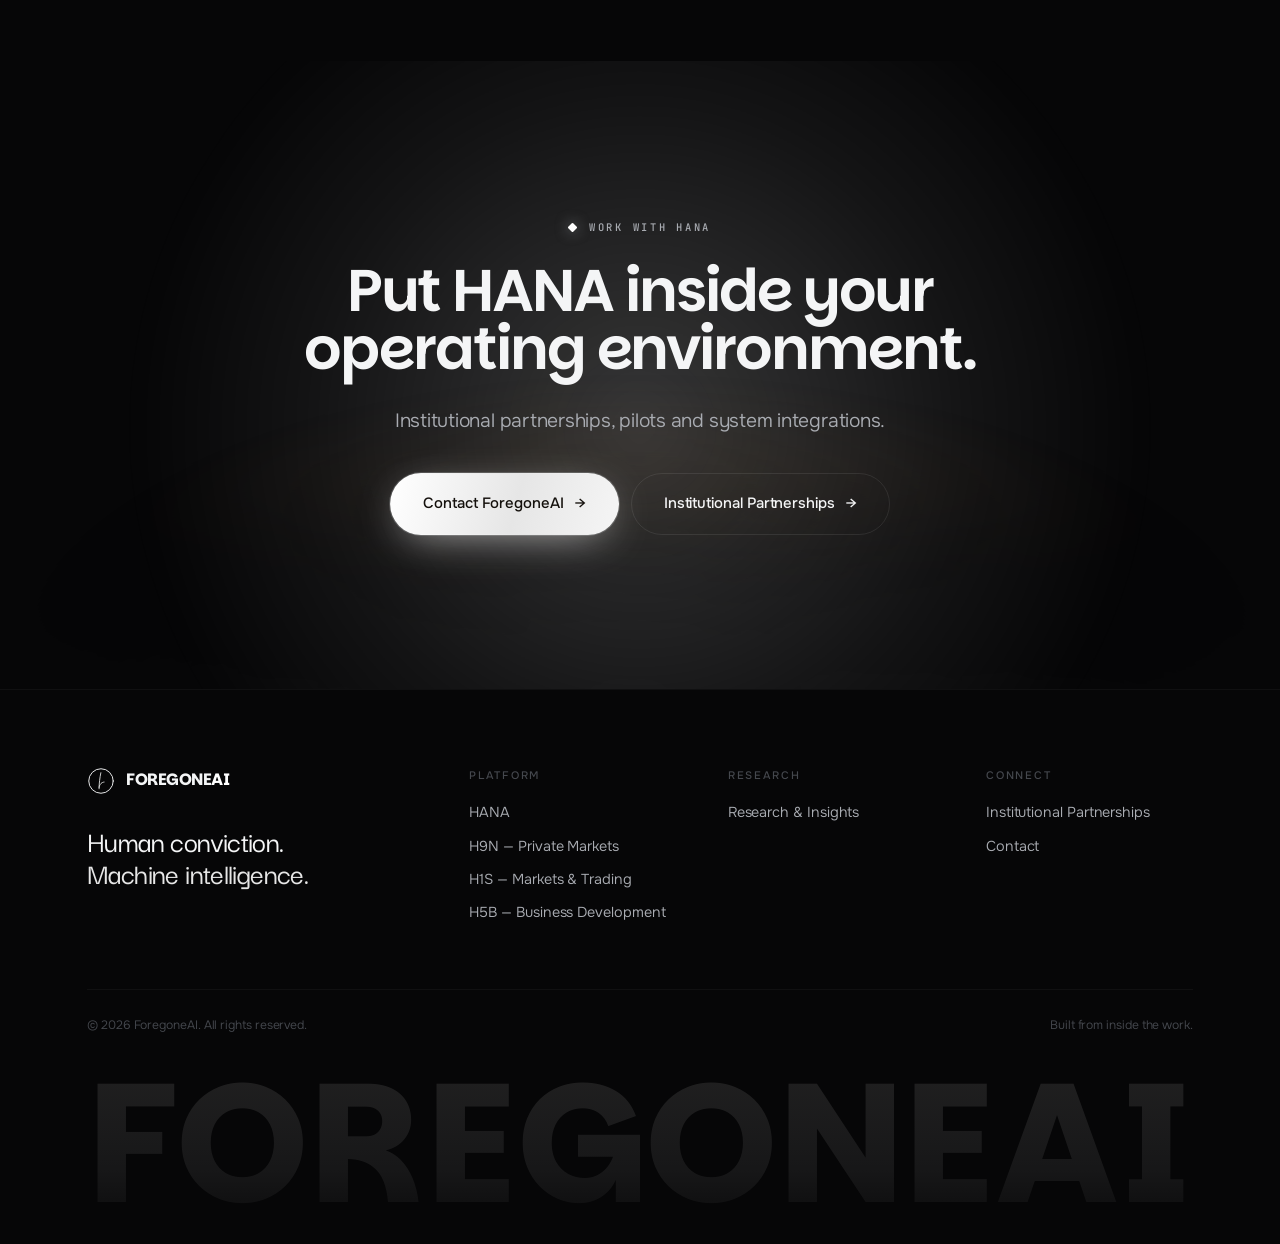
<file: site/hana/index.html>
<!DOCTYPE html>
<html lang="en">
<head>
<meta charset="utf-8">
<meta name="viewport" content="width=device-width, initial-scale=1">
<title>HANA — Human-Aligned Network Analysis | ForegoneAI</title>
<meta name="description" content="One intelligence platform. Multiple specialized systems. HANA works across institutional information, relationships, workflows and decision processes.">
<meta name="theme-color" content="#08070A">
<meta property="og:title" content="HANA — Human-Aligned Network Analysis | ForegoneAI">
<meta property="og:description" content="One intelligence platform. Multiple specialized systems. HANA works across institutional information, relationships, workflows and decision processes.">
<meta property="og:type" content="website">
<meta property="og:image" content="../assets/img/hero-sphere-poster.webp">
<link rel="icon" href="../assets/img/favicon.svg" type="image/svg+xml">
<link rel="apple-touch-icon" href="../assets/img/apple-touch-icon.png">
<link rel="preload" href="../assets/fonts/Onest-Variable.woff" as="font" type="font/woff" crossorigin>
<link rel="preload" href="../assets/fonts/Parkinsans-Variable.woff" as="font" type="font/woff" crossorigin>
<link rel="preconnect" href="https://fonts.googleapis.com">
<link rel="preconnect" href="https://fonts.gstatic.com" crossorigin>
<link rel="stylesheet" href="https://fonts.googleapis.com/css2?family=JetBrains+Mono:wght@400;500;600&display=swap">
<link rel="stylesheet" href="../assets/css/main.css">
</head>
<body>
<div class="bg-grid" aria-hidden="true"></div>
<a class="skip" href="#main">Skip to content</a>
<div class="grain" aria-hidden="true"></div>
<div class="progress" aria-hidden="true"></div>

<header class="nav">
  <div class="wrap nav__in">
    <a class="brand" href="../" aria-label="ForegoneAI &mdash; home">
      <svg class="brand__mark" viewBox="0 0 48 48" fill="none" stroke="currentColor"
           stroke-linecap="round" stroke-linejoin="round" aria-hidden="true">
        <circle cx="24" cy="24" r="21" stroke-width="1.61"/>
        <path d="M23.72 9.80C22.02 19.19 20.69 27.28 20.68 37.33" stroke-width="1.39"/>
        <path d="M20.73 34.92C21.53 28.75 25.81 25.98 29.28 25.81" stroke-width="1.39"/>
      </svg>
      <span>FOREGONE<em>AI</em></span>
    </a>
    <nav aria-label="Primary">
      <ul class="nav__links">
        <li><a href="../hana/">HANA</a></li>
        <li><a href="../systems/">Systems</a></li>
        <li><a href="../research/">Research &amp; Insights</a></li>
      </ul>
    </nav>
    <div class="nav__cta">
      <a class="btn btn--sm" href="../contact/">Contact <span class="arw" aria-hidden="true">&rarr;</span></a>
      <button class="burger" aria-label="Open menu" aria-expanded="false" aria-controls="drawer">
        <span></span><span></span>
      </button>
    </div>
  </div>
</header>

<div class="drawer" id="drawer" aria-hidden="true">
  <nav aria-label="Mobile">
    <ul class="drawer__links">
      <li><a href="../"><i>01</i> Home</a></li>
      <li><a href="../hana/"><i>02</i> HANA</a></li>
      <li><a href="../systems/"><i>03</i> Systems</a></li>
      <li><a href="../research/"><i>04</i> Research &amp; Insights</a></li>
      <li><a href="../contact/"><i>05</i> Contact</a></li>
    </ul>
  </nav>
  <div class="drawer__foot">
    <span>Human conviction. Machine intelligence.</span>
    <a href="../contact/" class="tlink">Start a conversation <span class="arw">&rarr;</span></a>
  </div>
</div>

<main id="main">

<section class="hero hero--sub hero--stage">
  <div class="hero__grid-bg" aria-hidden="true"></div>
  <canvas class="hero__gl" data-gl="orb" aria-hidden="true"></canvas>
  <div class="hero__scrim" aria-hidden="true"></div>
  <div class="hero__in wrap">
    <div class="stage">
      <div class="stage__copy">
        <p class="eyebrow eyebrow--dot">Flagship Platform</p>
        <h1 class="d1 d1--lead rv-stack" data-scramble>
          <span class="rv-line"><span>HANA</span></span>
          <span class="rv-line rv-line--sub"><span class="hl-expand">Human-Aligned Network Analysis</span></span>
        </h1>
        <p class="lede mt-m" data-rv data-rv-delay="0.4">HANA works across institutional information, relationships, workflows and decision processes.</p>
      </div>
    </div>
  </div>
</section>

<section class="section">
  <div class="wrap">
    <p class="eyebrow" data-rv>The Platform</p>
    <h2 class="statement" data-rv>
      She identifies connections,<br>preserves context and<br><em>tests assumptions.</em>
    </h2>
    <p class="lede mt-l" data-rv style="max-width:60ch">
      Each system runs its own data, permissions, models and objectives on a
      common intelligence foundation.
    </p>
  </div>
</section>

<section class="section section--flush-t">
  <div class="wrap">
    <p class="eyebrow mb-l" data-rv>What HANA Does</p>
    <!-- six capabilities riding a continuous (2,3) torus knot — the same
         family of form as the hero, so the page reads as one object -->
    <div class="cstl" data-cstl data-shape="knot" data-rv>
      <canvas class="cstl__gl" aria-hidden="true"></canvas>
      <ul class="cstl__nodes">
        <li data-k="01">
          <button class="cstl__node" type="button"><span class="cstl__node-t">Connects everything</span></button>
          <p class="cstl__node-b">Structured and unstructured information, one layer.</p>
        </li>
        <li data-k="02">
          <button class="cstl__node" type="button"><span class="cstl__node-t">Maps relationships</span></button>
          <p class="cstl__node-b">People, companies, capital and opportunities.</p>
        </li>
        <li data-k="03">
          <button class="cstl__node" type="button"><span class="cstl__node-t">Finds patterns</span></button>
          <p class="cstl__node-b">Visible only once disconnected systems connect.</p>
        </li>
        <li data-k="04">
          <button class="cstl__node" type="button"><span class="cstl__node-t">Tests assumptions</span></button>
          <p class="cstl__node-b">Against downside scenarios and changing conditions.</p>
        </li>
        <li data-k="05">
          <button class="cstl__node" type="button"><span class="cstl__node-t">Coordinates work</span></button>
          <p class="cstl__node-b">Research, follow-ups and approvals, tracked to completion.</p>
        </li>
        <li data-k="06">
          <button class="cstl__node" type="button"><span class="cstl__node-t">Retains knowledge</span></button>
          <p class="cstl__node-b">Institutional memory instead of scattered files.</p>
        </li>
      </ul>
      <div class="cstl__panel" data-panel aria-live="polite"></div>
      <p class="cstl__hint">Hover a point to read it</p>
    </div>
  </div>
</section>

<section class="section" id="approach">
  <div class="wrap">
    <div class="sec-head mb-l">
      <p class="eyebrow" data-rv>How HANA Approaches Intelligence</p>
      <h2 class="d2" data-rv>Five principles.</h2>
    </div>
    <!-- five principles on a (3,2) knot — a different winding, so the two
         sections read as related but not identical -->
    <div class="cstl" data-cstl data-shape="knotAlt" data-rv>
      <canvas class="cstl__gl" aria-hidden="true"></canvas>
      <ul class="cstl__nodes">
        <li data-k="Principle 01">
          <button class="cstl__node" type="button"><span class="cstl__node-t">Context before conclusion</span></button>
          <p class="cstl__node-b">A useful answer depends on the environment surrounding the question.</p>
        </li>
        <li data-k="Principle 02">
          <button class="cstl__node" type="button"><span class="cstl__node-t">Evidence before confidence</span></button>
          <p class="cstl__node-b">Verified information, assumptions and estimates are not the same thing.</p>
        </li>
        <li data-k="Principle 03">
          <button class="cstl__node" type="button"><span class="cstl__node-t">Downside before commitment</span></button>
          <p class="cstl__node-b">What could fail, which assumptions are most sensitive, where risk is uncompensated.</p>
        </li>
        <li data-k="Principle 04">
          <button class="cstl__node" type="button"><span class="cstl__node-t">Memory before repetition</span></button>
          <p class="cstl__node-b">Research and outcomes become usable intelligence, not trapped files.</p>
        </li>
        <li data-k="Principle 05">
          <button class="cstl__node" type="button"><span class="cstl__node-t">Human authority at the end</span></button>
          <p class="cstl__node-b">HANA analyzes and recommends. People decide.</p>
        </li>
      </ul>
      <div class="cstl__panel" data-panel aria-live="polite"></div>
      <p class="cstl__hint">Hover a point to read it</p>
    </div>
  </div>
</section>

<section class="cta">
  <div class="cta__glow" aria-hidden="true"></div>
  <canvas class="cta__field" data-field aria-hidden="true"></canvas>
  <div class="wrap wrap--narrow">
    <p class="eyebrow eyebrow--dot" data-rv style="justify-content:center">Work With HANA</p>
    <h2 class="d2" data-rv>Put HANA inside your operating environment.</h2>
    <p class="lede mt-m" data-rv data-rv-delay="0.1">Institutional partnerships, pilots and system integrations.</p>
    <div class="btn-row" data-rv data-rv-delay="0.18">
      <a class="btn btn--primary btn--lg" href="../contact/">Contact ForegoneAI <span class="arw" aria-hidden="true">&rarr;</span></a>
      <a class="btn btn--lg" href="../contact/#partnership">Institutional Partnerships <span class="arw" aria-hidden="true">&rarr;</span></a>
    </div>
  </div>
</section>

</main>

<footer class="foot">
  <div class="wrap">
    <div class="foot__grid">
      <div>
        <a class="brand" href="../">
          <svg class="brand__mark" viewBox="0 0 48 48" fill="none" stroke="currentColor"
               stroke-linecap="round" stroke-linejoin="round" aria-hidden="true">
            <circle cx="24" cy="24" r="21" stroke-width="1.61"/>
            <path d="M23.72 9.80C22.02 19.19 20.69 27.28 20.68 37.33" stroke-width="1.39"/>
            <path d="M20.73 34.92C21.53 28.75 25.81 25.98 29.28 25.81" stroke-width="1.39"/>
          </svg>
          <span>FOREGONE<em>AI</em></span>
        </a>
        <p class="foot__tag">Human conviction.<br><em>Machine intelligence.</em></p>
      </div>
      <div>
        <h4>Platform</h4>
        <ul>
          <li><a href="../hana/">HANA</a></li>
          <li><a href="../systems/#h9n">H9N &mdash; Private Markets</a></li>
          <li><a href="../systems/#h1s">H1S &mdash; Markets &amp; Trading</a></li>
          <li><a href="../systems/#h5b">H5B &mdash; Business Development</a></li>
        </ul>
      </div>
      <div>
        <h4>Research</h4>
        <ul>
          <li><a href="../research/">Research &amp; Insights</a></li>
        </ul>
      </div>
      <div>
        <h4>Connect</h4>
        <ul>
          <li><a href="../contact/#partnership">Institutional Partnerships</a></li>
          <li><a href="../contact/">Contact</a></li>
        </ul>
      </div>
    </div>
    <div class="foot__bar">
      <span>&copy; <span data-year>2026</span> ForegoneAI. All rights reserved.</span>
      <span>Built from inside the work.</span>
    </div>
    <svg class="foot__word" viewBox="0 0 918 112" preserveAspectRatio="xMidYMid meet" aria-hidden="true">
      <defs>
        <linearGradient id="footWordFade" x1="0" y1="0" x2="0" y2="1">
          <stop offset="0" stop-color="#EDE8E1" stop-opacity=".13"/>
          <stop offset=".62" stop-color="#FFFFFF" stop-opacity=".07"/>
          <stop offset="1" stop-color="#FFFFFF" stop-opacity="0"/>
        </linearGradient>
      </defs>
      <text x="459" y="105" text-anchor="middle" textLength="918" lengthAdjust="spacing">FOREGONEAI</text>
    </svg>
  </div>
</footer>

<script src="../assets/js/vendor/three.min.js" defer></script>
<script src="../assets/js/main.js" defer></script>
</body>
</html>
</file>
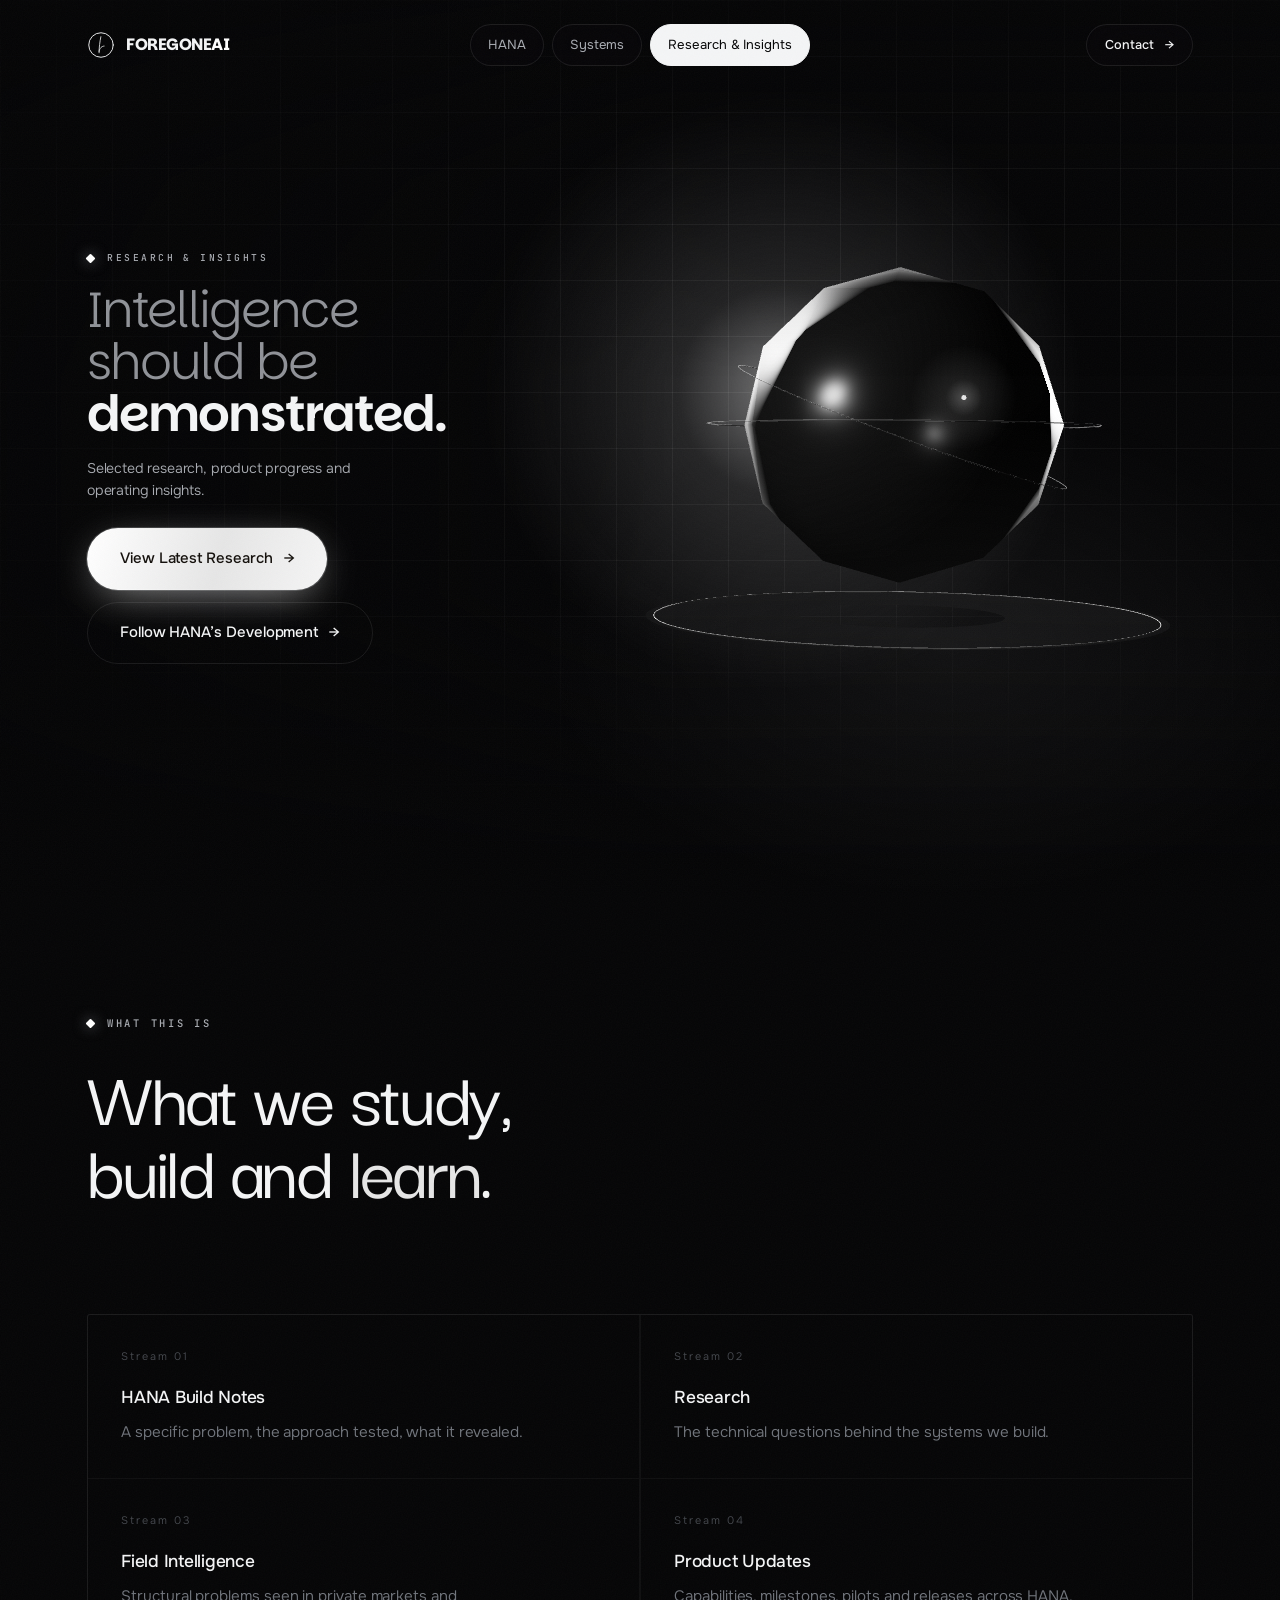
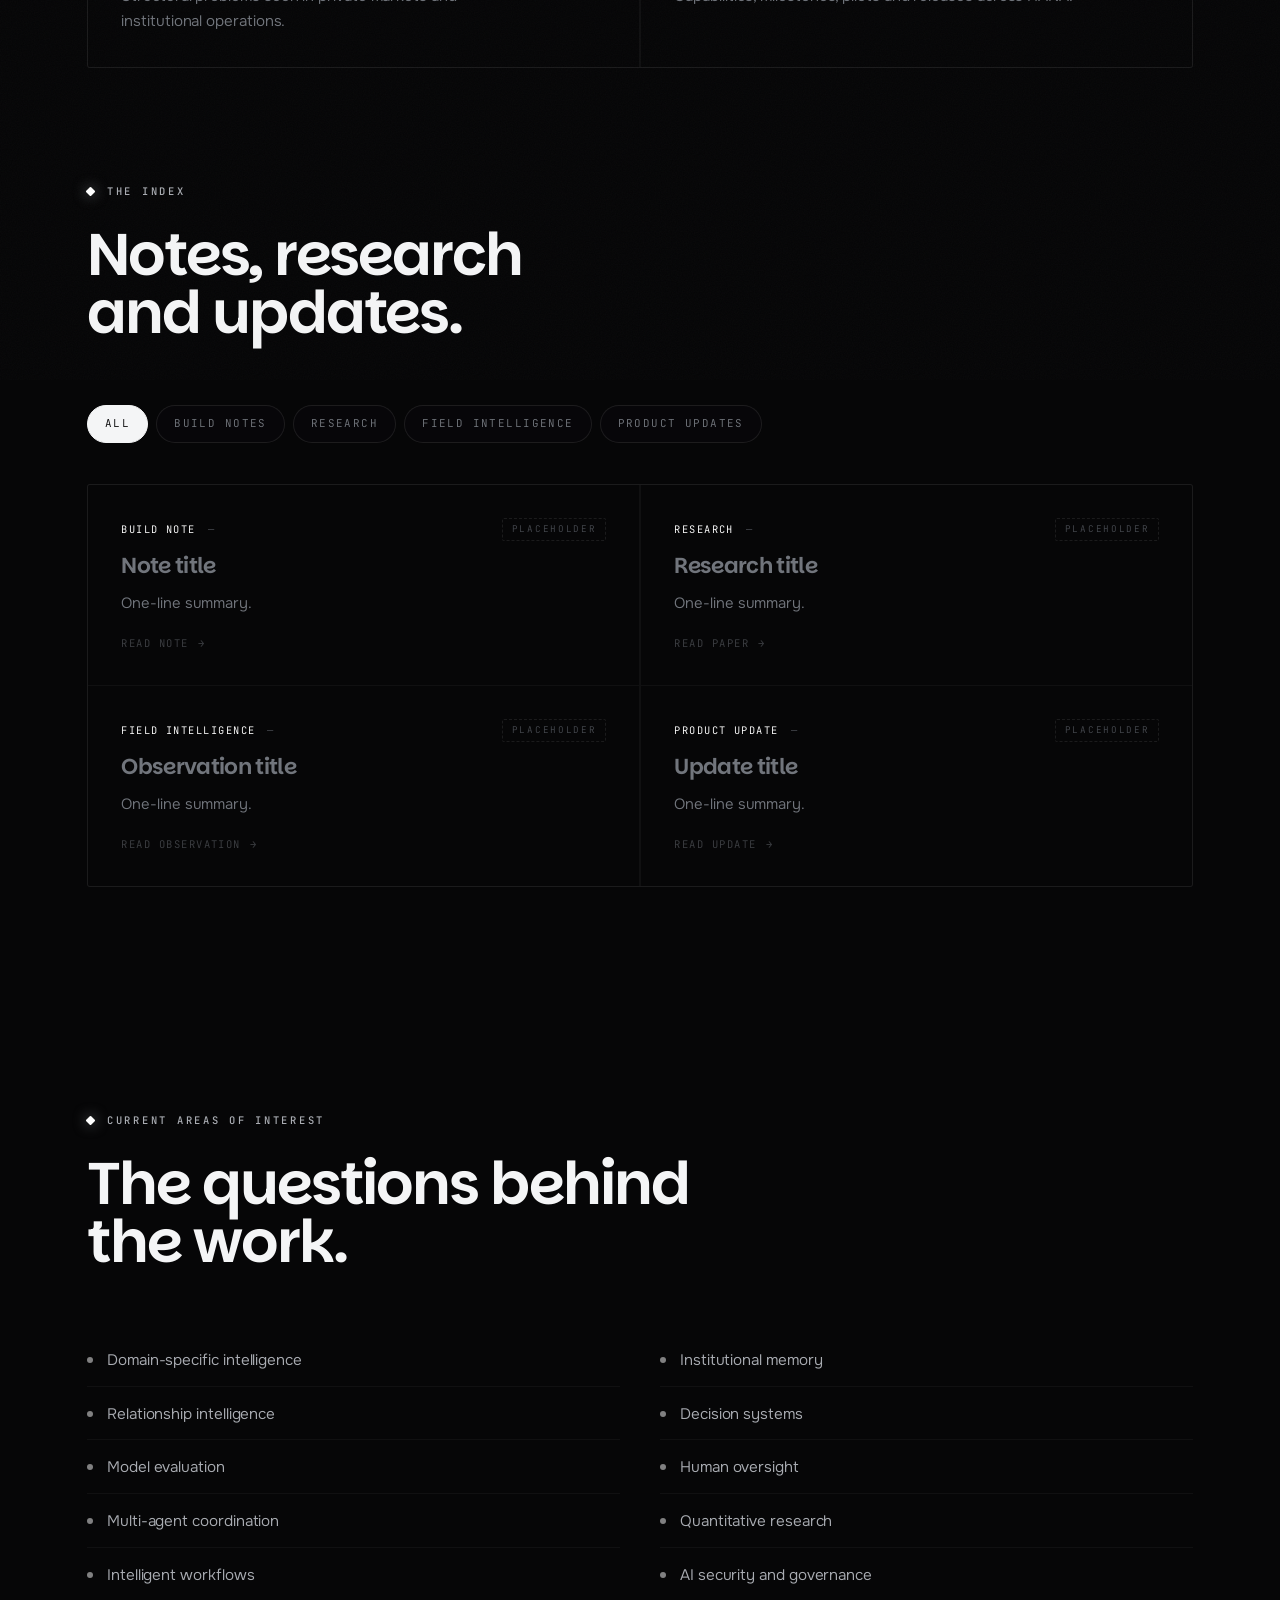
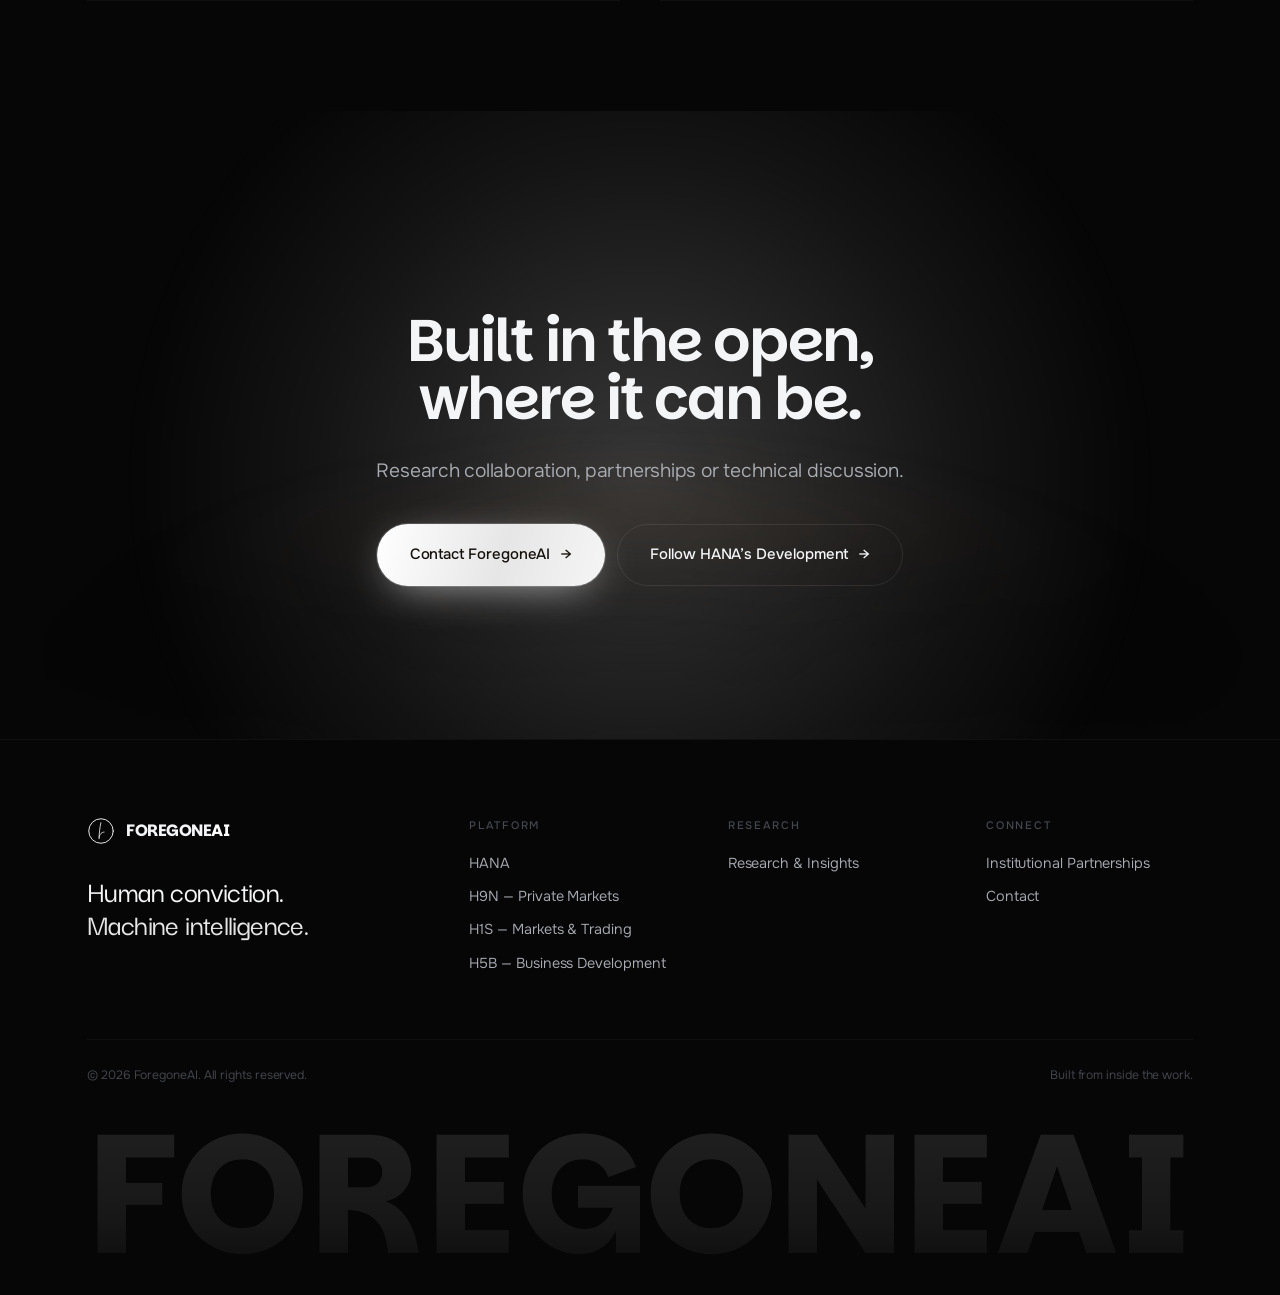
<file: site/research/index.html>
<!DOCTYPE html>
<html lang="en">
<head>
<meta charset="utf-8">
<meta name="viewport" content="width=device-width, initial-scale=1">
<title>Research &amp; Insights — ForegoneAI</title>
<meta name="description" content="Selected research, product progress and operating insights from ForegoneAI: build notes, research, field intelligence and product updates.">
<meta name="theme-color" content="#08070A">
<meta property="og:title" content="Research &amp; Insights — ForegoneAI">
<meta property="og:description" content="Selected research, product progress and operating insights.">
<meta property="og:type" content="website">
<meta property="og:image" content="../assets/img/hero-sphere-poster.webp">
<link rel="icon" href="../assets/img/favicon.svg" type="image/svg+xml">
<link rel="apple-touch-icon" href="../assets/img/apple-touch-icon.png">
<link rel="preload" href="../assets/fonts/Onest-Variable.woff" as="font" type="font/woff" crossorigin>
<link rel="preload" href="../assets/fonts/Parkinsans-Variable.woff" as="font" type="font/woff" crossorigin>
<link rel="preconnect" href="https://fonts.googleapis.com">
<link rel="preconnect" href="https://fonts.gstatic.com" crossorigin>
<link rel="stylesheet" href="https://fonts.googleapis.com/css2?family=JetBrains+Mono:wght@400;500;600&display=swap">
<link rel="stylesheet" href="../assets/css/main.css">
</head>
<body>
<div class="bg-grid" aria-hidden="true"></div>
<a class="skip" href="#main">Skip to content</a>
<div class="grain" aria-hidden="true"></div>
<div class="progress" aria-hidden="true"></div>

<header class="nav">
  <div class="wrap nav__in">
    <a class="brand" href="../" aria-label="ForegoneAI &mdash; home">
      <svg class="brand__mark" viewBox="0 0 48 48" fill="none" stroke="currentColor"
           stroke-linecap="round" stroke-linejoin="round" aria-hidden="true">
        <circle cx="24" cy="24" r="21" stroke-width="1.61"/>
        <path d="M23.72 9.80C22.02 19.19 20.69 27.28 20.68 37.33" stroke-width="1.39"/>
        <path d="M20.73 34.92C21.53 28.75 25.81 25.98 29.28 25.81" stroke-width="1.39"/>
      </svg>
      <span>FOREGONE<em>AI</em></span>
    </a>
    <nav aria-label="Primary">
      <ul class="nav__links">
        <li><a href="../hana/">HANA</a></li>
        <li><a href="../systems/">Systems</a></li>
        <li><a href="../research/">Research &amp; Insights</a></li>
      </ul>
    </nav>
    <div class="nav__cta">
      <a class="btn btn--sm" href="../contact/">Contact <span class="arw" aria-hidden="true">&rarr;</span></a>
      <button class="burger" aria-label="Open menu" aria-expanded="false" aria-controls="drawer">
        <span></span><span></span>
      </button>
    </div>
  </div>
</header>

<div class="drawer" id="drawer" aria-hidden="true">
  <nav aria-label="Mobile">
    <ul class="drawer__links">
      <li><a href="../"><i>01</i> Home</a></li>
      <li><a href="../hana/"><i>02</i> HANA</a></li>
      <li><a href="../systems/"><i>03</i> Systems</a></li>
      <li><a href="../research/"><i>04</i> Research &amp; Insights</a></li>
      <li><a href="../contact/"><i>05</i> Contact</a></li>
    </ul>
  </nav>
  <div class="drawer__foot">
    <span>Human conviction. Machine intelligence.</span>
    <a href="../contact/" class="tlink">Start a conversation <span class="arw">&rarr;</span></a>
  </div>
</div>

<main id="main">

<section class="hero hero--sub hero--stage">
  <div class="hero__grid-bg" aria-hidden="true"></div>
  <canvas class="hero__gl" data-gl="meridian" aria-hidden="true"></canvas>
  <div class="hero__scrim" aria-hidden="true"></div>

  <div class="hero__in wrap">
    <div class="stage">
      <div class="stage__copy">
        <p class="eyebrow eyebrow--dot">Research &amp; Insights</p>
        <h1 class="d1 rv-stack" data-scramble>
          <span class="rv-line"><span class="hl-soft">Intelligence should be</span></span>
          <span class="rv-line"><span>demonstrated.</span></span>
        </h1>
        <p class="lede" data-rv data-rv-delay="0.45">
          Selected research, product progress and operating insights.
        </p>
        <div class="btn-row" data-rv data-rv-delay="0.6">
          <a class="btn btn--primary btn--lg" href="#index">View Latest Research <span class="arw" aria-hidden="true">&rarr;</span></a>
          <a class="btn btn--lg" href="../hana/">Follow HANA&rsquo;s Development <span class="arw" aria-hidden="true">&rarr;</span></a>
        </div>
      </div>
    </div>
  </div>
</section>

<section class="section">
  <div class="wrap">
    <p class="eyebrow eyebrow--dot" data-rv>What This Is</p>
    <h2 class="statement" data-rv>
      What we study,<br>build and <em>learn</em>.
    </h2>
  </div>
</section>

<!-- ======================================================================
     The four streams — one line each
     ====================================================================== -->
<section class="section section--flush-t">
  <div class="wrap">
    <div class="grid g2 grid--hair" data-rv-stagger="0.06">
      <div class="card" data-rv>
        <span class="card__idx">Stream 01</span>
        <h3 class="d4">HANA Build Notes</h3>
        <p class="muted">A specific problem, the approach tested, what it revealed.</p>
      </div>
      <div class="card" data-rv>
        <span class="card__idx">Stream 02</span>
        <h3 class="d4">Research</h3>
        <p class="muted">The technical questions behind the systems we build.</p>
      </div>
      <div class="card" data-rv>
        <span class="card__idx">Stream 03</span>
        <h3 class="d4">Field Intelligence</h3>
        <p class="muted">Structural problems seen in private markets and institutional operations.</p>
      </div>
      <div class="card" data-rv>
        <span class="card__idx">Stream 04</span>
        <h3 class="d4">Product Updates</h3>
        <p class="muted">Capabilities, milestones, pilots and releases across HANA.</p>
      </div>
    </div>
  </div>
</section>

<!-- ======================================================================
     Insights index
     ----------------------------------------------------------------------
     TO PUBLISH A NEW ENTRY: copy one <article class="post"> block below and
     edit it. Four things to set:

       1. data-cat  — one of: build | research | field | product
                      (this is what the filter buttons match on)
       2. .post__cat    — the label shown on the card
       3. .post__date   — publication date
       4. Delete the <span class="post__tag">Placeholder</span> line and the
          "post--draft" class once the entry is real.

     Point the card's href at the article page when you have one.
     ====================================================================== -->
<section class="section section--flush-t" id="index">
  <div class="wrap">
    <div class="sec-head mb-l">
      <p class="eyebrow eyebrow--dot" data-rv>The Index</p>
      <h2 class="d2" data-rv>Notes, research<br>and updates.</h2>
    </div>

    <div class="filters" data-rv role="group" aria-label="Filter entries by stream">
      <button class="filter is-on" data-filter="all" type="button">All</button>
      <button class="filter" data-filter="build" type="button">Build Notes</button>
      <button class="filter" data-filter="research" type="button">Research</button>
      <button class="filter" data-filter="field" type="button">Field Intelligence</button>
      <button class="filter" data-filter="product" type="button">Product Updates</button>
    </div>

    <div class="posts" data-rv-stagger="0.05">

      <article class="post post--draft" data-cat="build" data-rv>
        <div class="post__meta">
          <span class="post__cat">Build Note</span>
          <span class="post__date">&mdash;</span>
          <span class="post__tag">Placeholder</span>
        </div>
        <h3>Note title</h3>
        <p class="muted">One-line summary.</p>
        <span class="post__more">Read note <span class="arw" aria-hidden="true">&rarr;</span></span>
      </article>

      <article class="post post--draft" data-cat="research" data-rv>
        <div class="post__meta">
          <span class="post__cat">Research</span>
          <span class="post__date">&mdash;</span>
          <span class="post__tag">Placeholder</span>
        </div>
        <h3>Research title</h3>
        <p class="muted">One-line summary.</p>
        <span class="post__more">Read paper <span class="arw" aria-hidden="true">&rarr;</span></span>
      </article>

      <article class="post post--draft" data-cat="field" data-rv>
        <div class="post__meta">
          <span class="post__cat">Field Intelligence</span>
          <span class="post__date">&mdash;</span>
          <span class="post__tag">Placeholder</span>
        </div>
        <h3>Observation title</h3>
        <p class="muted">One-line summary.</p>
        <span class="post__more">Read observation <span class="arw" aria-hidden="true">&rarr;</span></span>
      </article>

      <article class="post post--draft" data-cat="product" data-rv>
        <div class="post__meta">
          <span class="post__cat">Product Update</span>
          <span class="post__date">&mdash;</span>
          <span class="post__tag">Placeholder</span>
        </div>
        <h3>Update title</h3>
        <p class="muted">One-line summary.</p>
        <span class="post__more">Read update <span class="arw" aria-hidden="true">&rarr;</span></span>
      </article>

    </div>

    <p class="post__empty" data-empty hidden>No entries in this stream yet.</p>
  </div>
</section>

<!-- ======================================================================
     Current areas of interest
     ====================================================================== -->
<section class="section">
  <div class="wrap">
    <div class="sec-head mb-l">
      <p class="eyebrow eyebrow--dot" data-rv>Current Areas of Interest</p>
      <h2 class="d2" data-rv>The questions behind<br>the work.</h2>
    </div>
    <ul class="ticks ticks--2" data-rv>
      <li>Domain-specific intelligence</li>
      <li>Institutional memory</li>
      <li>Relationship intelligence</li>
      <li>Decision systems</li>
      <li>Model evaluation</li>
      <li>Human oversight</li>
      <li>Multi-agent coordination</li>
      <li>Quantitative research</li>
      <li>Intelligent workflows</li>
      <li>AI security and governance</li>
    </ul>
  </div>
</section>

<section class="cta">
  <div class="cta__glow" aria-hidden="true"></div>
  <canvas class="cta__field" data-field aria-hidden="true"></canvas>
  <div class="wrap wrap--narrow">
    <p class="eyebrow eyebrow--dot" data-rv style="justify-content:center">Follow the Work</p>
    <h2 class="d2" data-rv>Built in the open,<br>where it can be.</h2>
    <p class="lede mt-m" data-rv data-rv-delay="0.1">Research collaboration, partnerships or technical discussion.</p>
    <div class="btn-row" data-rv data-rv-delay="0.18">
      <a class="btn btn--primary btn--lg" href="../contact/">Contact ForegoneAI <span class="arw" aria-hidden="true">&rarr;</span></a>
      <a class="btn btn--lg" href="../hana/">Follow HANA&rsquo;s Development <span class="arw" aria-hidden="true">&rarr;</span></a>
    </div>
  </div>
</section>

</main>

<footer class="foot">
  <div class="wrap">
    <div class="foot__grid">
      <div>
        <a class="brand" href="../">
          <svg class="brand__mark" viewBox="0 0 48 48" fill="none" stroke="currentColor"
               stroke-linecap="round" stroke-linejoin="round" aria-hidden="true">
            <circle cx="24" cy="24" r="21" stroke-width="1.61"/>
            <path d="M23.72 9.80C22.02 19.19 20.69 27.28 20.68 37.33" stroke-width="1.39"/>
            <path d="M20.73 34.92C21.53 28.75 25.81 25.98 29.28 25.81" stroke-width="1.39"/>
          </svg>
          <span>FOREGONE<em>AI</em></span>
        </a>
        <p class="foot__tag">Human conviction.<br><em>Machine intelligence.</em></p>
      </div>
      <div>
        <h4>Platform</h4>
        <ul>
          <li><a href="../hana/">HANA</a></li>
          <li><a href="../systems/#h9n">H9N &mdash; Private Markets</a></li>
          <li><a href="../systems/#h1s">H1S &mdash; Markets &amp; Trading</a></li>
          <li><a href="../systems/#h5b">H5B &mdash; Business Development</a></li>
        </ul>
      </div>
      <div>
        <h4>Research</h4>
        <ul>
          <li><a href="../research/">Research &amp; Insights</a></li>
        </ul>
      </div>
      <div>
        <h4>Connect</h4>
        <ul>
          <li><a href="../contact/#partnership">Institutional Partnerships</a></li>
          <li><a href="../contact/">Contact</a></li>
        </ul>
      </div>
    </div>
    <div class="foot__bar">
      <span>&copy; <span data-year>2026</span> ForegoneAI. All rights reserved.</span>
      <span>Built from inside the work.</span>
    </div>
    <svg class="foot__word" viewBox="0 0 918 112" preserveAspectRatio="xMidYMid meet" aria-hidden="true">
      <defs>
        <linearGradient id="footWordFade" x1="0" y1="0" x2="0" y2="1">
          <stop offset="0" stop-color="#EDE8E1" stop-opacity=".13"/>
          <stop offset=".62" stop-color="#FFFFFF" stop-opacity=".07"/>
          <stop offset="1" stop-color="#FFFFFF" stop-opacity="0"/>
        </linearGradient>
      </defs>
      <text x="459" y="105" text-anchor="middle" textLength="918" lengthAdjust="spacing">FOREGONEAI</text>
    </svg>
  </div>
</footer>

<script src="../assets/js/vendor/three.min.js" defer></script>
<script src="../assets/js/main.js" defer></script>
</body>
</html>
</file>
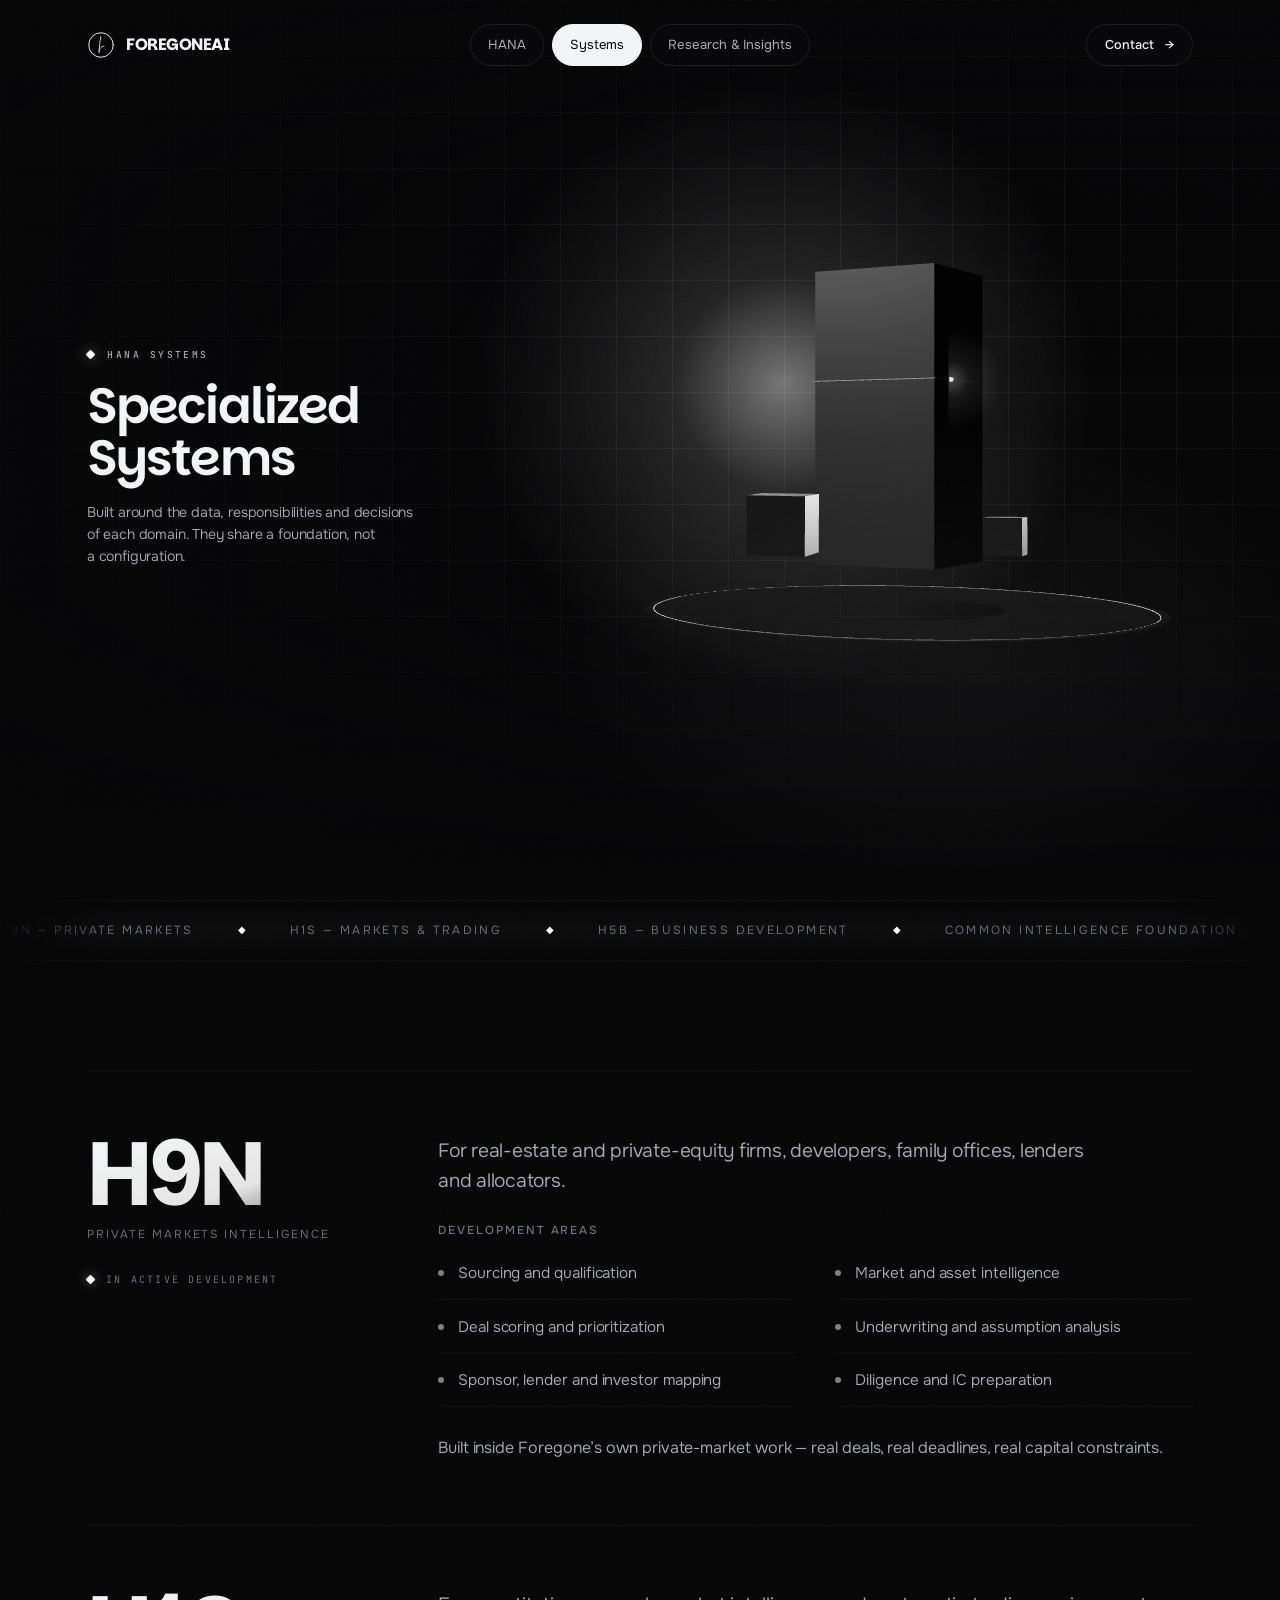
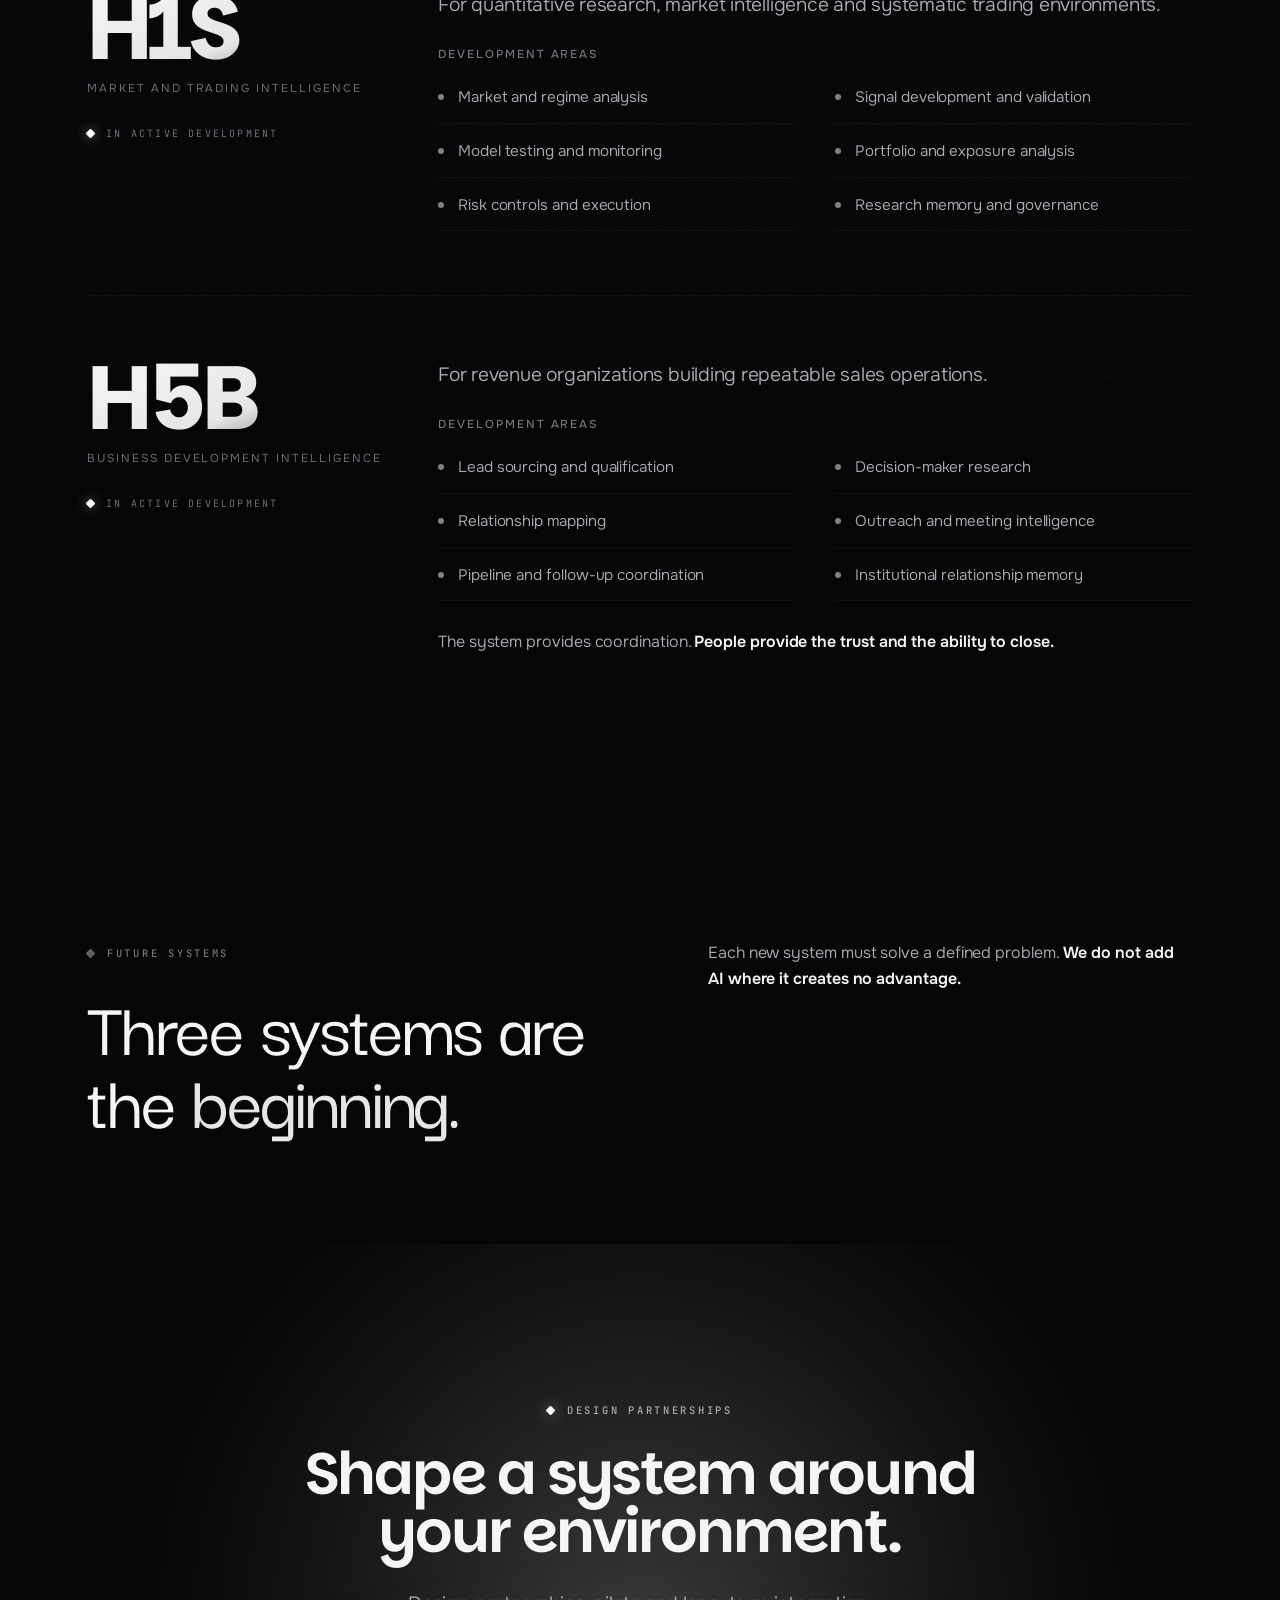
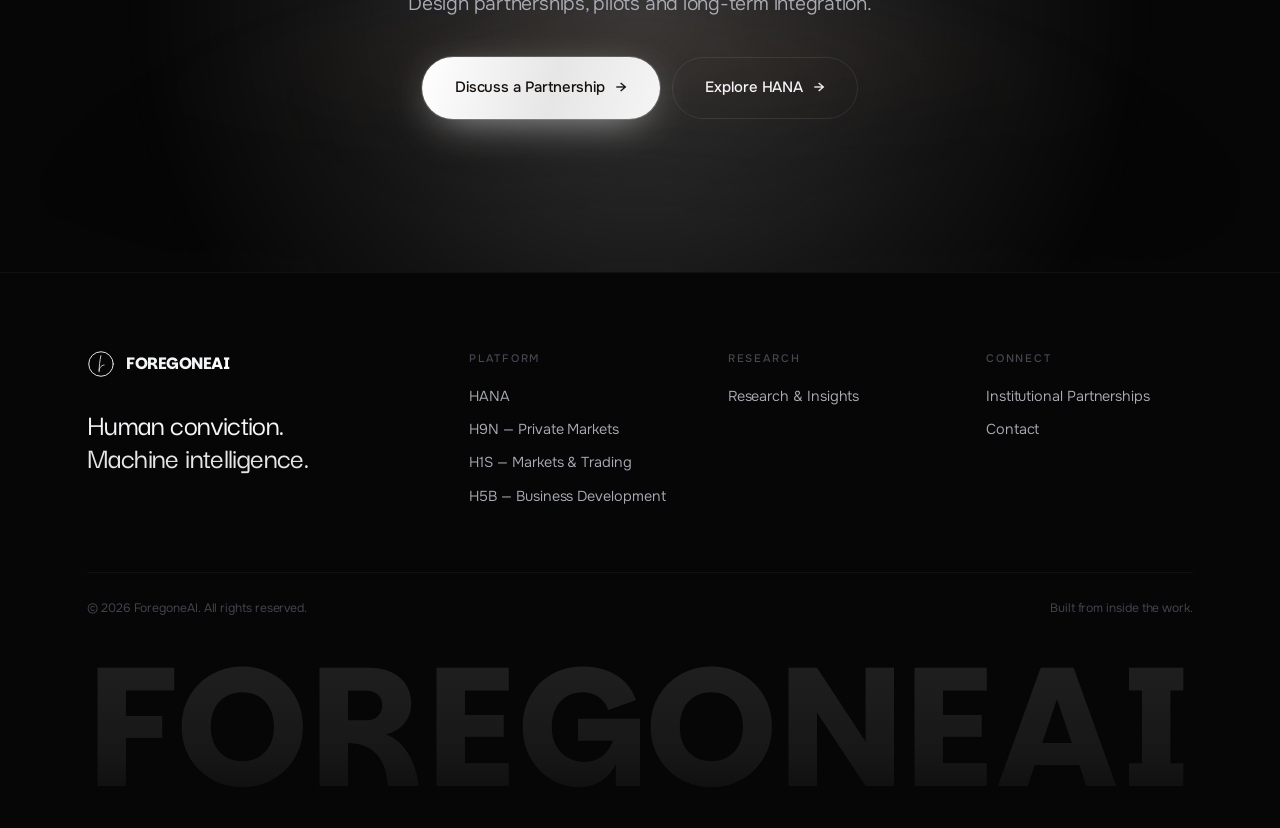
<file: site/systems/index.html>
<!DOCTYPE html>
<html lang="en">
<head>
<meta charset="utf-8">
<meta name="viewport" content="width=device-width, initial-scale=1">
<title>HANA Systems — H9N, H1S, H5B | ForegoneAI</title>
<meta name="description" content="H9N for private markets, H1S for markets and trading, H5B for business development. Specialized intelligence on a common architecture.">
<meta name="theme-color" content="#08070A">
<meta property="og:title" content="HANA Systems — H9N, H1S, H5B | ForegoneAI">
<meta property="og:description" content="H9N for private markets, H1S for markets and trading, H5B for business development. Specialized intelligence on a common architecture.">
<meta property="og:type" content="website">
<meta property="og:image" content="../assets/img/villa-dusk.webp">
<link rel="icon" href="../assets/img/favicon.svg" type="image/svg+xml">
<link rel="apple-touch-icon" href="../assets/img/apple-touch-icon.png">
<link rel="preload" href="../assets/fonts/Onest-Variable.woff" as="font" type="font/woff" crossorigin>
<link rel="preload" href="../assets/fonts/Parkinsans-Variable.woff" as="font" type="font/woff" crossorigin>
<link rel="preconnect" href="https://fonts.googleapis.com">
<link rel="preconnect" href="https://fonts.gstatic.com" crossorigin>
<link rel="stylesheet" href="https://fonts.googleapis.com/css2?family=JetBrains+Mono:wght@400;500;600&display=swap">
<link rel="stylesheet" href="../assets/css/main.css">
</head>
<body>
<div class="bg-grid" aria-hidden="true"></div>
<a class="skip" href="#main">Skip to content</a>
<div class="grain" aria-hidden="true"></div>
<div class="progress" aria-hidden="true"></div>

<header class="nav">
  <div class="wrap nav__in">
    <a class="brand" href="../" aria-label="ForegoneAI &mdash; home">
      <svg class="brand__mark" viewBox="0 0 48 48" fill="none" stroke="currentColor"
           stroke-linecap="round" stroke-linejoin="round" aria-hidden="true">
        <circle cx="24" cy="24" r="21" stroke-width="1.61"/>
        <path d="M23.72 9.80C22.02 19.19 20.69 27.28 20.68 37.33" stroke-width="1.39"/>
        <path d="M20.73 34.92C21.53 28.75 25.81 25.98 29.28 25.81" stroke-width="1.39"/>
      </svg>
      <span>FOREGONE<em>AI</em></span>
    </a>
    <nav aria-label="Primary">
      <ul class="nav__links">
        <li><a href="../hana/">HANA</a></li>
        <li><a href="../systems/">Systems</a></li>
        <li><a href="../research/">Research &amp; Insights</a></li>
      </ul>
    </nav>
    <div class="nav__cta">
      <a class="btn btn--sm" href="../contact/">Contact <span class="arw" aria-hidden="true">&rarr;</span></a>
      <button class="burger" aria-label="Open menu" aria-expanded="false" aria-controls="drawer">
        <span></span><span></span>
      </button>
    </div>
  </div>
</header>

<div class="drawer" id="drawer" aria-hidden="true">
  <nav aria-label="Mobile">
    <ul class="drawer__links">
      <li><a href="../"><i>01</i> Home</a></li>
      <li><a href="../hana/"><i>02</i> HANA</a></li>
      <li><a href="../systems/"><i>03</i> Systems</a></li>
      <li><a href="../research/"><i>04</i> Research &amp; Insights</a></li>
      <li><a href="../contact/"><i>05</i> Contact</a></li>
    </ul>
  </nav>
  <div class="drawer__foot">
    <span>Human conviction. Machine intelligence.</span>
    <a href="../contact/" class="tlink">Start a conversation <span class="arw">&rarr;</span></a>
  </div>
</div>

<main id="main">

<section class="hero hero--sub hero--stage">
  <div class="hero__grid-bg" aria-hidden="true"></div>
  <canvas class="hero__gl" data-gl="lattice" aria-hidden="true"></canvas>
  <div class="hero__scrim" aria-hidden="true"></div>
  <div class="hero__in wrap">
    <div class="stage">
      <div class="stage__copy">
        <p class="eyebrow eyebrow--dot">HANA Systems</p>
        <h1 class="d1 d1--lead rv-stack" data-scramble>
          <span class="rv-line"><span>Specialized</span></span>
          <span class="rv-line"><span>Systems</span></span>
        </h1>
        <p class="lede mt-m" data-rv data-rv-delay="0.4">Built around the data, responsibilities and decisions of each domain. They share a foundation, not a configuration.</p>
      </div>
    </div>
  </div>
</section>

<div class="marquee" aria-hidden="true">
  <div class="marquee__track">
    <div>
      <span>H9N &mdash; Private Markets</span><i>&#9670;</i>
      <span>H1S &mdash; Markets &amp; Trading</span><i>&#9670;</i>
      <span>H5B &mdash; Business Development</span><i>&#9670;</i>
      <span>Common Intelligence Foundation</span><i>&#9670;</i>
    </div>
  </div>
</div>

<section class="section">
  <div class="wrap">

    <article class="sys" id="h9n">
      <div data-rv="left">
        <div class="sys__code">H9N</div>
        <p class="sys__tag">Private Markets Intelligence</p>
        <span class="sys__status">In active development</span>
      </div>
      <div class="sys__body" data-rv data-rv-delay="0.1">
        <p class="lede">For real-estate and private-equity firms, developers, family offices, lenders and allocators.</p>
        <h4 class="mt-m">Development areas</h4>
        <ul class="ticks ticks--2">
          <li>Sourcing and qualification</li>
          <li>Market and asset intelligence</li>
          <li>Deal scoring and prioritization</li>
          <li>Underwriting and assumption analysis</li>
          <li>Sponsor, lender and investor mapping</li>
          <li>Diligence and IC preparation</li>
        </ul>
        <p class="body-lg mt-m">Built inside Foregone&rsquo;s own private-market work &mdash; real deals, real deadlines, real capital constraints.</p>
      </div>
    </article>
    <article class="sys" id="h1s">
      <div data-rv="left">
        <div class="sys__code">H1S</div>
        <p class="sys__tag">Market and Trading Intelligence</p>
        <span class="sys__status">In active development</span>
      </div>
      <div class="sys__body" data-rv data-rv-delay="0.1">
        <p class="lede">For quantitative research, market intelligence and systematic trading environments.</p>
        <h4 class="mt-m">Development areas</h4>
        <ul class="ticks ticks--2">
          <li>Market and regime analysis</li>
          <li>Signal development and validation</li>
          <li>Model testing and monitoring</li>
          <li>Portfolio and exposure analysis</li>
          <li>Risk controls and execution</li>
          <li>Research memory and governance</li>
        </ul>
      </div>
    </article>
    <article class="sys" id="h5b">
      <div data-rv="left">
        <div class="sys__code">H5B</div>
        <p class="sys__tag">Business Development Intelligence</p>
        <span class="sys__status">In active development</span>
      </div>
      <div class="sys__body" data-rv data-rv-delay="0.1">
        <p class="lede">For revenue organizations building repeatable sales operations.</p>
        <h4 class="mt-m">Development areas</h4>
        <ul class="ticks ticks--2">
          <li>Lead sourcing and qualification</li>
          <li>Decision-maker research</li>
          <li>Relationship mapping</li>
          <li>Outreach and meeting intelligence</li>
          <li>Pipeline and follow-up coordination</li>
          <li>Institutional relationship memory</li>
        </ul>
        <p class="body-lg mt-m">The system provides coordination. <strong>People provide the trust and the ability to close.</strong></p>
      </div>
    </article>
  </div>
</section>

<section class="section" id="future-systems">
  <div class="wrap">
    <div class="split split--wide-l split--top">
      <div>
        <p class="eyebrow" data-rv>Future Systems</p>
        <h2 class="statement" data-rv>Three systems are<br>the <em>beginning.</em></h2>
      </div>
      <div data-rv data-rv-delay="0.12">
        <p class="body-lg">
          Each new system must solve a defined problem. <strong>We do not add AI where it
          creates no advantage.</strong>
        </p>
      </div>
    </div>
  </div>
</section>

<section class="cta">
  <div class="cta__glow" aria-hidden="true"></div>
  <canvas class="cta__field" data-field aria-hidden="true"></canvas>
  <div class="wrap wrap--narrow">
    <p class="eyebrow eyebrow--dot" data-rv style="justify-content:center">Design Partnerships</p>
    <h2 class="d2" data-rv>Shape a system around your environment.</h2>
    <p class="lede mt-m" data-rv data-rv-delay="0.1">Design partnerships, pilots and long-term integration.</p>
    <div class="btn-row" data-rv data-rv-delay="0.18">
      <a class="btn btn--primary btn--lg" href="../contact/#partnership">Discuss a Partnership <span class="arw" aria-hidden="true">&rarr;</span></a>
      <a class="btn btn--lg" href="../hana/">Explore HANA <span class="arw" aria-hidden="true">&rarr;</span></a>
    </div>
  </div>
</section>

</main>

<footer class="foot">
  <div class="wrap">
    <div class="foot__grid">
      <div>
        <a class="brand" href="../">
          <svg class="brand__mark" viewBox="0 0 48 48" fill="none" stroke="currentColor"
               stroke-linecap="round" stroke-linejoin="round" aria-hidden="true">
            <circle cx="24" cy="24" r="21" stroke-width="1.61"/>
            <path d="M23.72 9.80C22.02 19.19 20.69 27.28 20.68 37.33" stroke-width="1.39"/>
            <path d="M20.73 34.92C21.53 28.75 25.81 25.98 29.28 25.81" stroke-width="1.39"/>
          </svg>
          <span>FOREGONE<em>AI</em></span>
        </a>
        <p class="foot__tag">Human conviction.<br><em>Machine intelligence.</em></p>
      </div>
      <div>
        <h4>Platform</h4>
        <ul>
          <li><a href="../hana/">HANA</a></li>
          <li><a href="../systems/#h9n">H9N &mdash; Private Markets</a></li>
          <li><a href="../systems/#h1s">H1S &mdash; Markets &amp; Trading</a></li>
          <li><a href="../systems/#h5b">H5B &mdash; Business Development</a></li>
        </ul>
      </div>
      <div>
        <h4>Research</h4>
        <ul>
          <li><a href="../research/">Research &amp; Insights</a></li>
        </ul>
      </div>
      <div>
        <h4>Connect</h4>
        <ul>
          <li><a href="../contact/#partnership">Institutional Partnerships</a></li>
          <li><a href="../contact/">Contact</a></li>
        </ul>
      </div>
    </div>
    <div class="foot__bar">
      <span>&copy; <span data-year>2026</span> ForegoneAI. All rights reserved.</span>
      <span>Built from inside the work.</span>
    </div>
    <svg class="foot__word" viewBox="0 0 918 112" preserveAspectRatio="xMidYMid meet" aria-hidden="true">
      <defs>
        <linearGradient id="footWordFade" x1="0" y1="0" x2="0" y2="1">
          <stop offset="0" stop-color="#EDE8E1" stop-opacity=".13"/>
          <stop offset=".62" stop-color="#FFFFFF" stop-opacity=".07"/>
          <stop offset="1" stop-color="#FFFFFF" stop-opacity="0"/>
        </linearGradient>
      </defs>
      <text x="459" y="105" text-anchor="middle" textLength="918" lengthAdjust="spacing">FOREGONEAI</text>
    </svg>
  </div>
</footer>

<script src="../assets/js/vendor/three.min.js" defer></script>
<script src="../assets/js/main.js" defer></script>
</body>
</html>
</file>
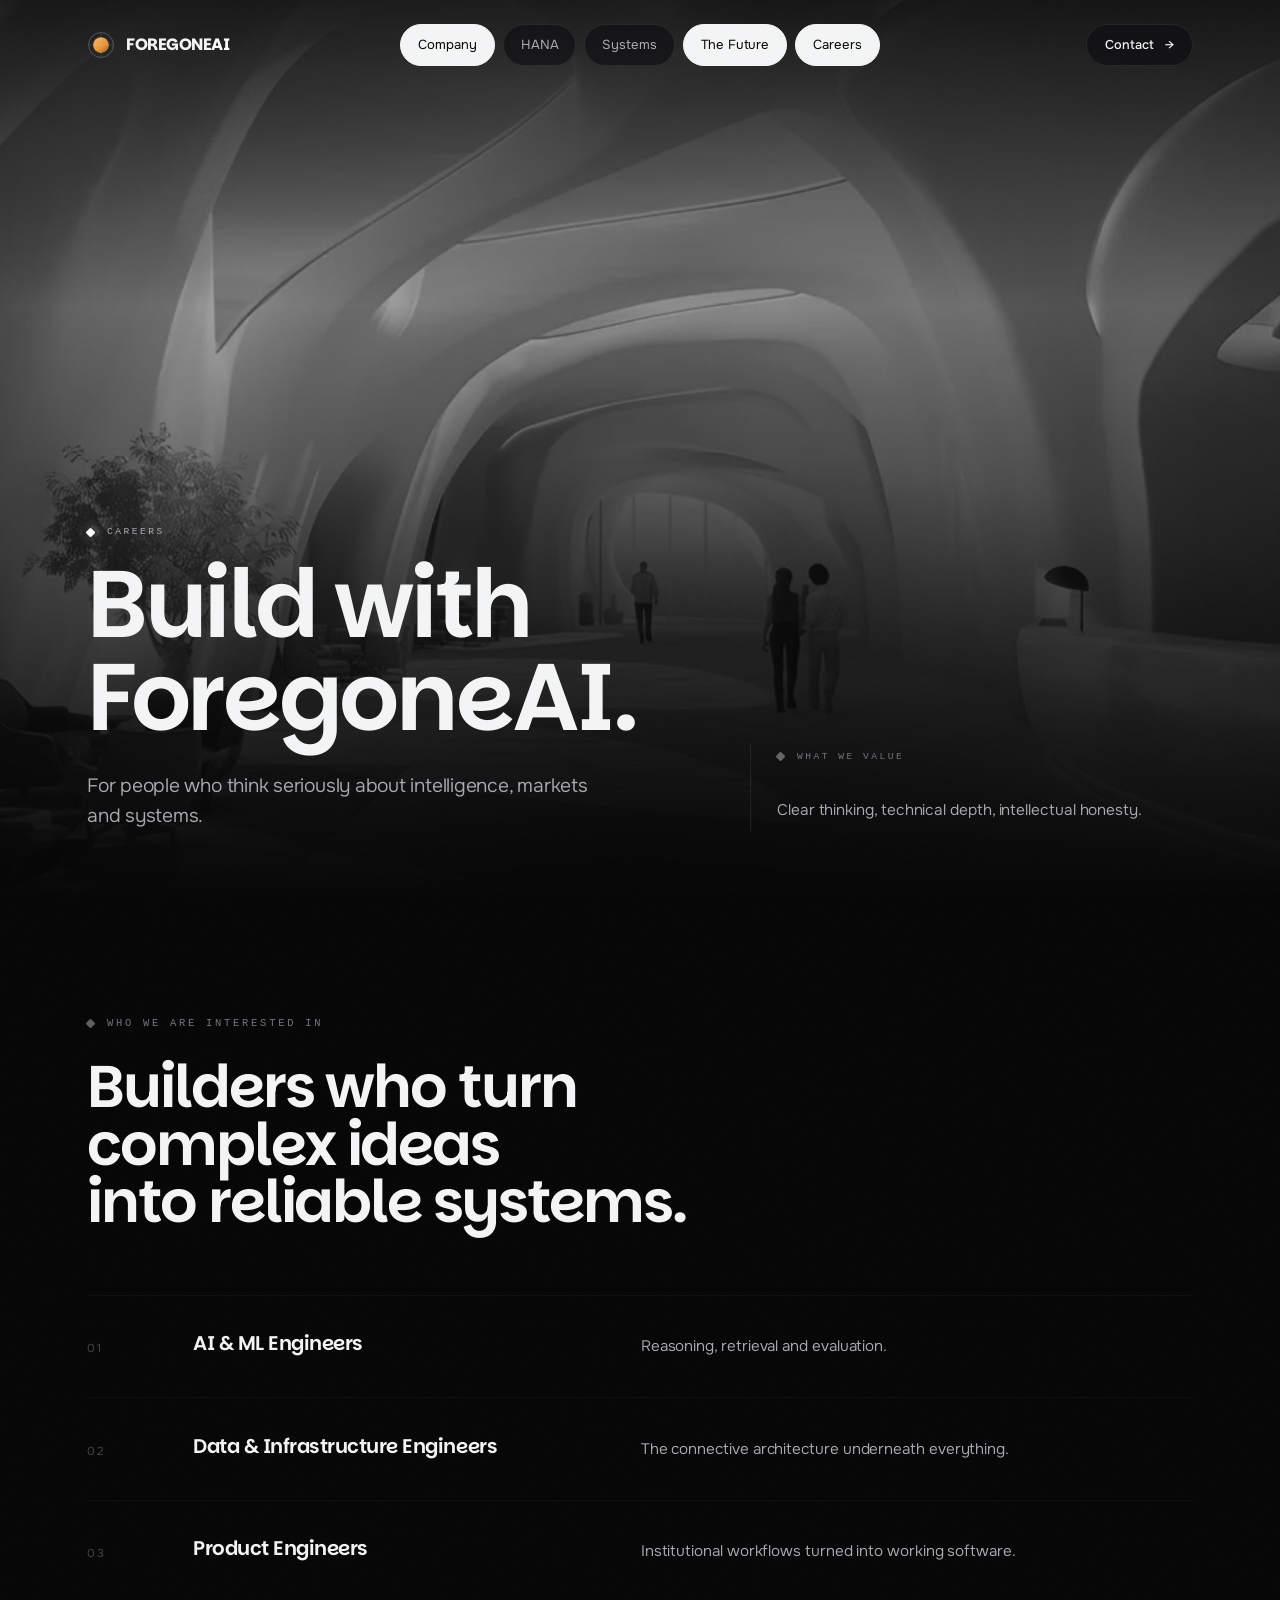
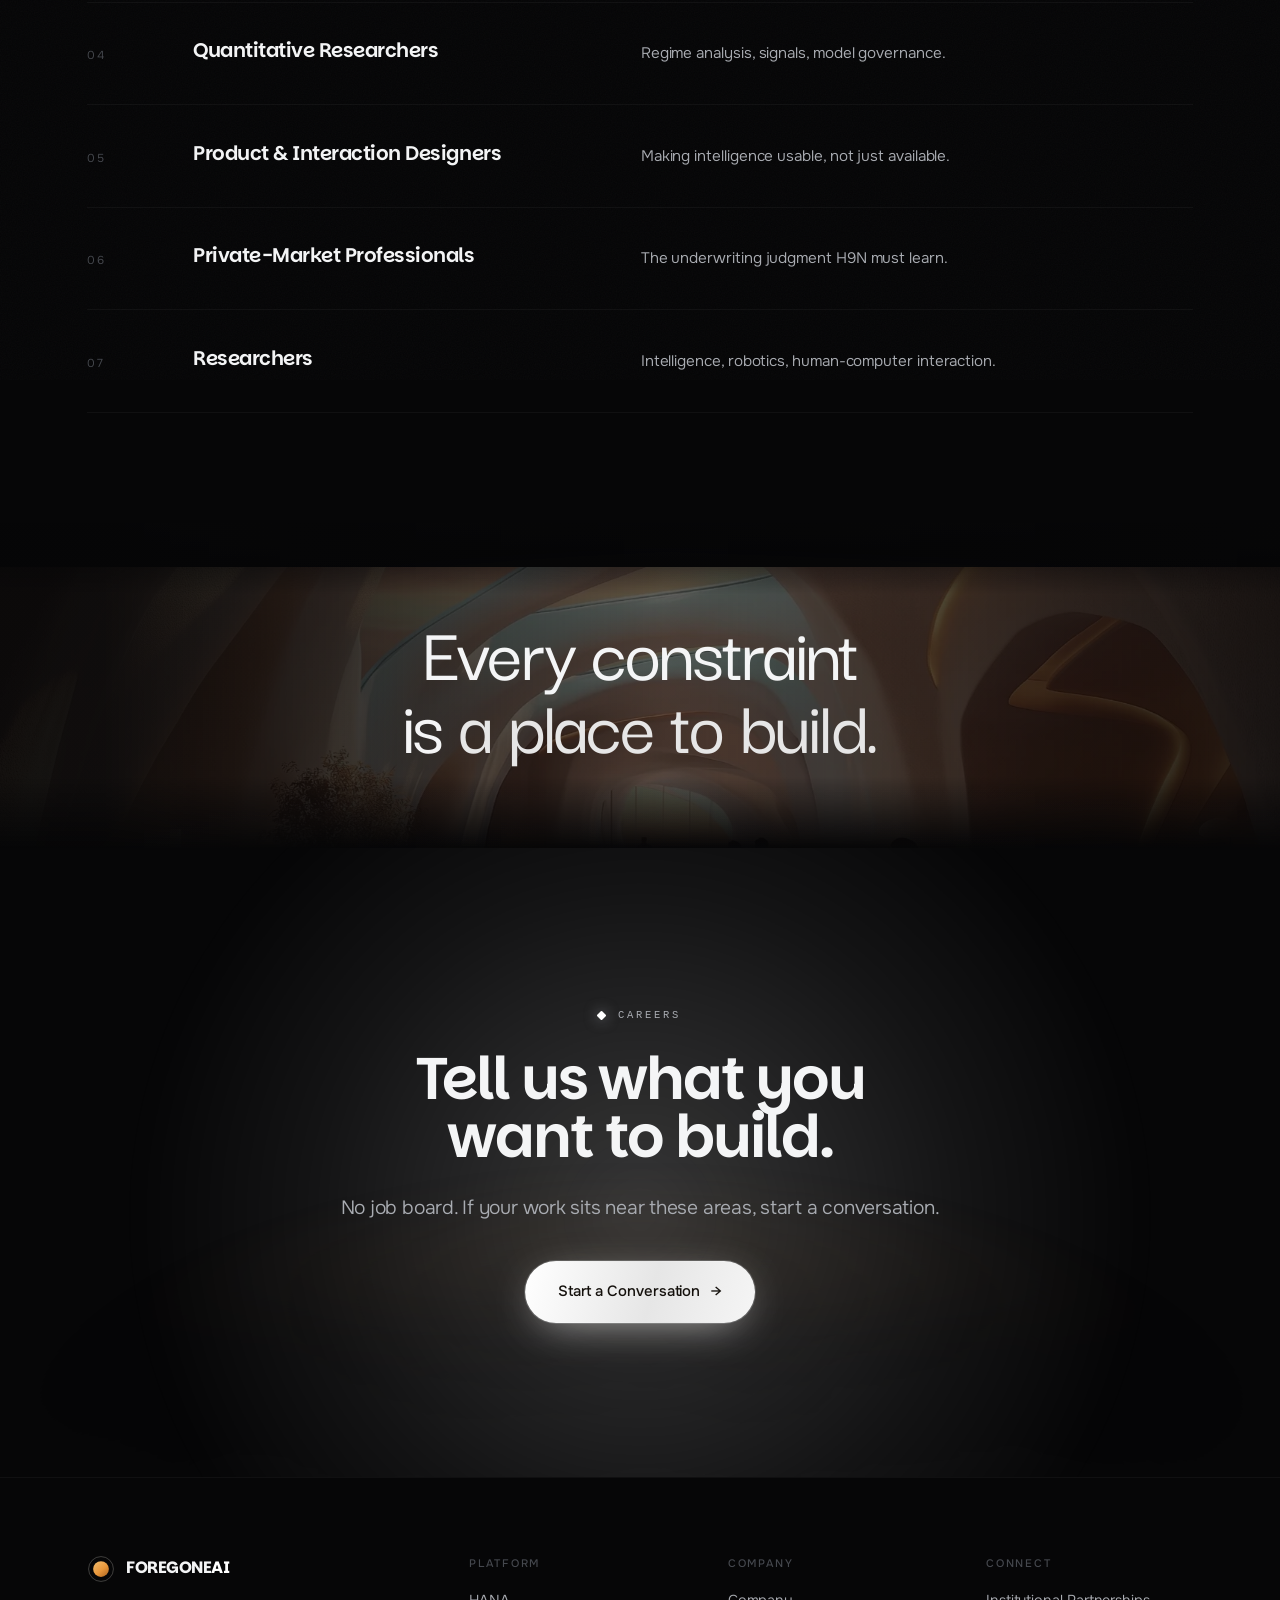
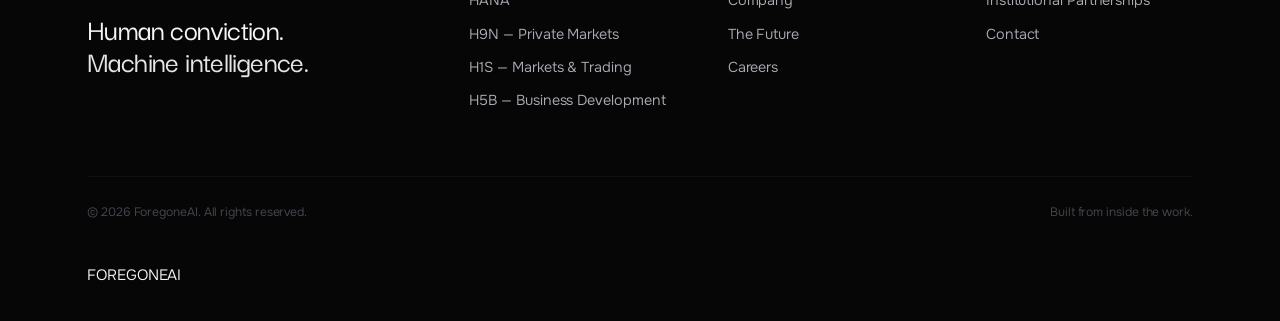
<file: site/careers.html>
<!DOCTYPE html>
<html lang="en">
<head>
<meta charset="utf-8">
<meta name="viewport" content="width=device-width, initial-scale=1">
<title>Careers — Build With ForegoneAI</title>
<meta name="description" content="We value clear thinking, technical depth, intellectual honesty and the ability to work across disciplines.">
<meta name="theme-color" content="#08070A">
<meta property="og:title" content="Careers — Build With ForegoneAI">
<meta property="og:description" content="We value clear thinking, technical depth, intellectual honesty and the ability to work across disciplines.">
<meta property="og:type" content="website">
<meta property="og:image" content="assets/img/atrium-wide-poster.webp">
<link rel="icon" href="assets/img/favicon.svg" type="image/svg+xml">
<link rel="preload" href="assets/fonts/Onest-Variable.woff" as="font" type="font/woff" crossorigin>
<link rel="preload" href="assets/fonts/Parkinsans-Variable.woff" as="font" type="font/woff" crossorigin>
<link rel="stylesheet" href="assets/css/main.css">
</head>
<body>
<a class="skip" href="#main">Skip to content</a>
<div class="grain" aria-hidden="true"></div>
<div class="progress" aria-hidden="true"></div>

<header class="nav">
  <div class="wrap nav__in">
    <a class="brand" href="index.html" aria-label="ForegoneAI &mdash; home">
      <svg class="brand__mark" viewBox="0 0 32 32" fill="none" aria-hidden="true">
        <defs>
          <linearGradient id="bm" x1="6" y1="4" x2="26" y2="28" gradientUnits="userSpaceOnUse">
            <stop stop-color="#F4C67A"/><stop offset=".55" stop-color="#E8963A"/><stop offset="1" stop-color="#9A5418"/>
          </linearGradient>
        </defs>
        <circle cx="16" cy="16" r="9" fill="url(#bm)"/>
        <circle cx="16" cy="16" r="14.2" stroke="rgba(237,232,225,.28)" stroke-width="1"/>
        <path d="M1.8 16h28.4M16 1.8v28.4" stroke="rgba(237,232,225,.14)" stroke-width="1"/>
      </svg>
      <span>FOREGONE<em>AI</em></span>
    </a>
    <nav aria-label="Primary">
      <ul class="nav__links">
        <li><a href="company.html">Company</a></li>
        <li><a href="hana.html">HANA</a></li>
        <li><a href="systems.html">Systems</a></li>
        <li><a href="future.html">The Future</a></li>
        <li><a href="careers.html">Careers</a></li>
      </ul>
    </nav>
    <div class="nav__cta">
      <a class="btn btn--sm" href="contact.html">Contact <span class="arw" aria-hidden="true">&rarr;</span></a>
      <button class="burger" aria-label="Open menu" aria-expanded="false" aria-controls="drawer">
        <span></span><span></span>
      </button>
    </div>
  </div>
</header>

<div class="drawer" id="drawer" aria-hidden="true">
  <nav aria-label="Mobile">
    <ul class="drawer__links">
      <li><a href="index.html"><i>01</i> Home</a></li>
      <li><a href="company.html"><i>02</i> Company</a></li>
      <li><a href="hana.html"><i>03</i> HANA</a></li>
      <li><a href="systems.html"><i>04</i> Systems</a></li>
      <li><a href="future.html"><i>05</i> The Future</a></li>
      <li><a href="careers.html"><i>06</i> Careers</a></li>
      <li><a href="contact.html"><i>07</i> Contact</a></li>
    </ul>
  </nav>
  <div class="drawer__foot">
    <span>Human conviction. Machine intelligence.</span>
    <a href="contact.html" class="tlink">Start a conversation <span class="arw">&rarr;</span></a>
  </div>
</div>

<main id="main">

<section class="hero hero--sub">
  <div class="hero__media"><video data-auto muted loop playsinline preload="metadata" poster="assets/img/atrium-wide-poster.webp" data-para="0.05" aria-hidden="true"><source src="assets/video/atrium-wide.mp4" type="video/mp4"></video></div>
  <div class="hero__scrim" aria-hidden="true"></div>
  <div class="hero__in wrap">
    <div class="hero__grid">
      <div>
        <p class="eyebrow eyebrow--dot">Careers</p>
        <h1 class="d1 rv-stack">
          <span class="rv-line"><span>Build with</span></span>
          <span class="rv-line"><span>ForegoneAI.</span></span>
        </h1>
        <p class="lede mt-m" data-rv data-rv-delay="0.4">For people who think seriously about intelligence, markets and systems.</p>
      </div>
      <aside class="hero__side" data-rv data-rv-delay="0.55">
        <p class="eyebrow">What we value</p>
        <p>Clear thinking, technical depth, intellectual honesty.</p>
      </aside>
    </div>
  </div>
</section>

<section class="section">
  <div class="wrap">
    <div class="sec-head mb-l">
      <p class="eyebrow" data-rv>Who We Are Interested In</p>
      <h2 class="d2" data-rv>Builders who turn complex ideas<br>into reliable systems.</h2>
    </div>
    <div class="rows">
      <div class="row" data-rv><span class="row__n">01</span><h3>AI &amp; ML Engineers</h3><p>Reasoning, retrieval and evaluation.</p></div>
      <div class="row" data-rv><span class="row__n">02</span><h3>Data &amp; Infrastructure Engineers</h3><p>The connective architecture underneath everything.</p></div>
      <div class="row" data-rv><span class="row__n">03</span><h3>Product Engineers</h3><p>Institutional workflows turned into working software.</p></div>
      <div class="row" data-rv><span class="row__n">04</span><h3>Quantitative Researchers</h3><p>Regime analysis, signals, model governance.</p></div>
      <div class="row" data-rv><span class="row__n">05</span><h3>Product &amp; Interaction Designers</h3><p>Making intelligence usable, not just available.</p></div>
      <div class="row" data-rv><span class="row__n">06</span><h3>Private-Market Professionals</h3><p>The underwriting judgment H9N must learn.</p></div>
      <div class="row" data-rv><span class="row__n">07</span><h3>Researchers</h3><p>Intelligence, robotics, human-computer interaction.</p></div>
    </div>
  </div>
</section>

<section class="band section section--tight">
  <div class="band__bg" aria-hidden="true">
    <img src="assets/img/hero-atrium.webp" alt="" data-para="0.08" loading="lazy" decoding="async">
  </div>
  <div class="band__scrim" aria-hidden="true"></div>
  <div class="wrap wrap--narrow center">
    <p class="statement" data-rv>Every constraint is <em>a place to build.</em></p>
  </div>
</section>

<section class="cta">
  <div class="cta__glow" aria-hidden="true"></div>
  <canvas class="cta__field" data-field aria-hidden="true"></canvas>
  <div class="wrap wrap--narrow">
    <p class="eyebrow eyebrow--dot" data-rv style="justify-content:center">Careers</p>
    <h2 class="d2" data-rv>Tell us what you want to build.</h2>
    <p class="lede mt-m" data-rv data-rv-delay="0.1">No job board. If your work sits near these areas, start a conversation.</p>
    <div class="btn-row" data-rv data-rv-delay="0.18">
      <a class="btn btn--primary btn--lg" href="contact.html#careers">Start a Conversation <span class="arw" aria-hidden="true">&rarr;</span></a>
    </div>
  </div>
</section>

</main>

<footer class="foot">
  <div class="wrap">
    <div class="foot__grid">
      <div>
        <a class="brand" href="index.html">
          <svg class="brand__mark" viewBox="0 0 32 32" fill="none" aria-hidden="true">
            <circle cx="16" cy="16" r="9" fill="url(#bm)"/>
            <circle cx="16" cy="16" r="14.2" stroke="rgba(237,232,225,.28)" stroke-width="1"/>
          </svg>
          <span>FOREGONE<em>AI</em></span>
        </a>
        <p class="foot__tag">Human conviction.<br><em>Machine intelligence.</em></p>
      </div>
      <div>
        <h4>Platform</h4>
        <ul>
          <li><a href="hana.html">HANA</a></li>
          <li><a href="systems.html#h9n">H9N &mdash; Private Markets</a></li>
          <li><a href="systems.html#h1s">H1S &mdash; Markets &amp; Trading</a></li>
          <li><a href="systems.html#h5b">H5B &mdash; Business Development</a></li>
        </ul>
      </div>
      <div>
        <h4>Company</h4>
        <ul>
          <li><a href="company.html">Company</a></li>
          <li><a href="future.html">The Future</a></li>
          <li><a href="careers.html">Careers</a></li>
        </ul>
      </div>
      <div>
        <h4>Connect</h4>
        <ul>
          <li><a href="contact.html#partnership">Institutional Partnerships</a></li>
          <li><a href="contact.html">Contact</a></li>
        </ul>
      </div>
    </div>
    <div class="foot__bar">
      <span>&copy; <span data-year>2026</span> ForegoneAI. All rights reserved.</span>
      <span>Built from inside the work.</span>
    </div>
    <div class="foot__word" aria-hidden="true">FOREGONEAI</div>
  </div>
</footer>

<script src="assets/js/main.js" defer></script>
</body>
</html>
</file>
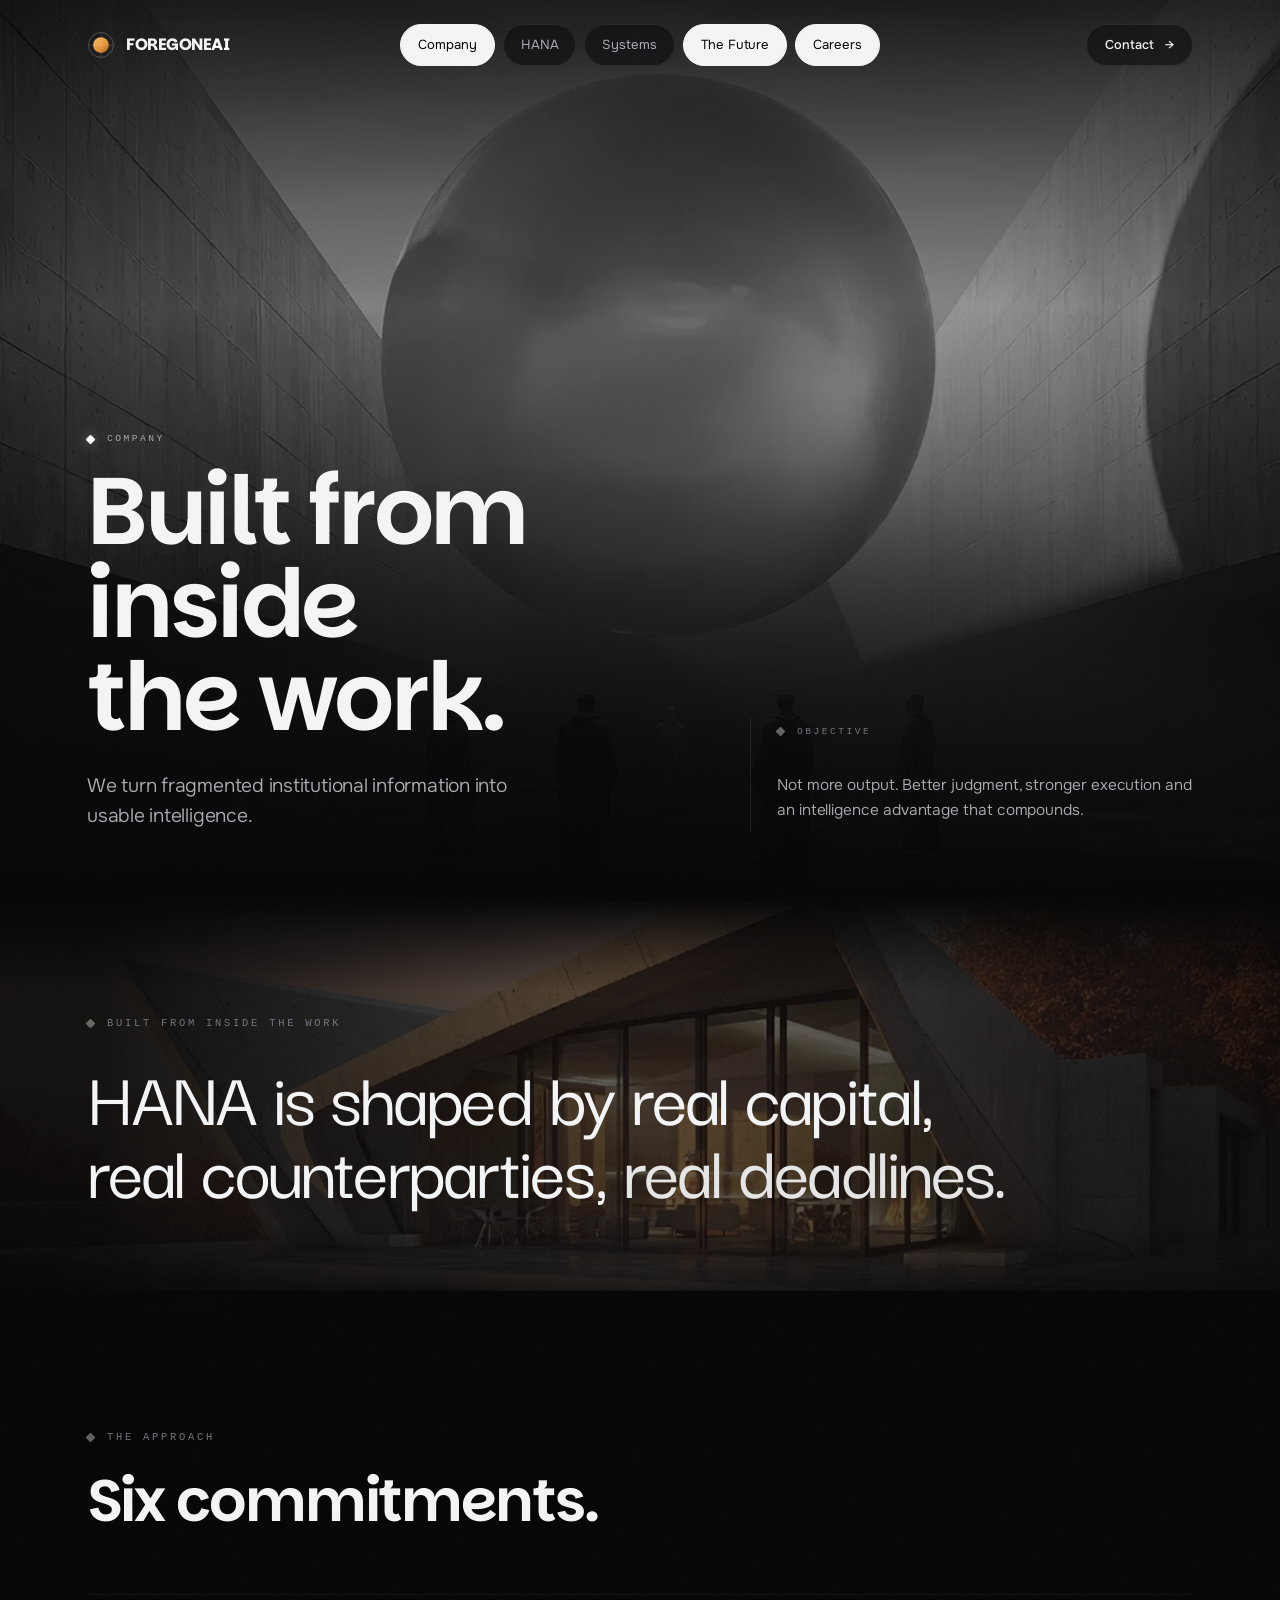
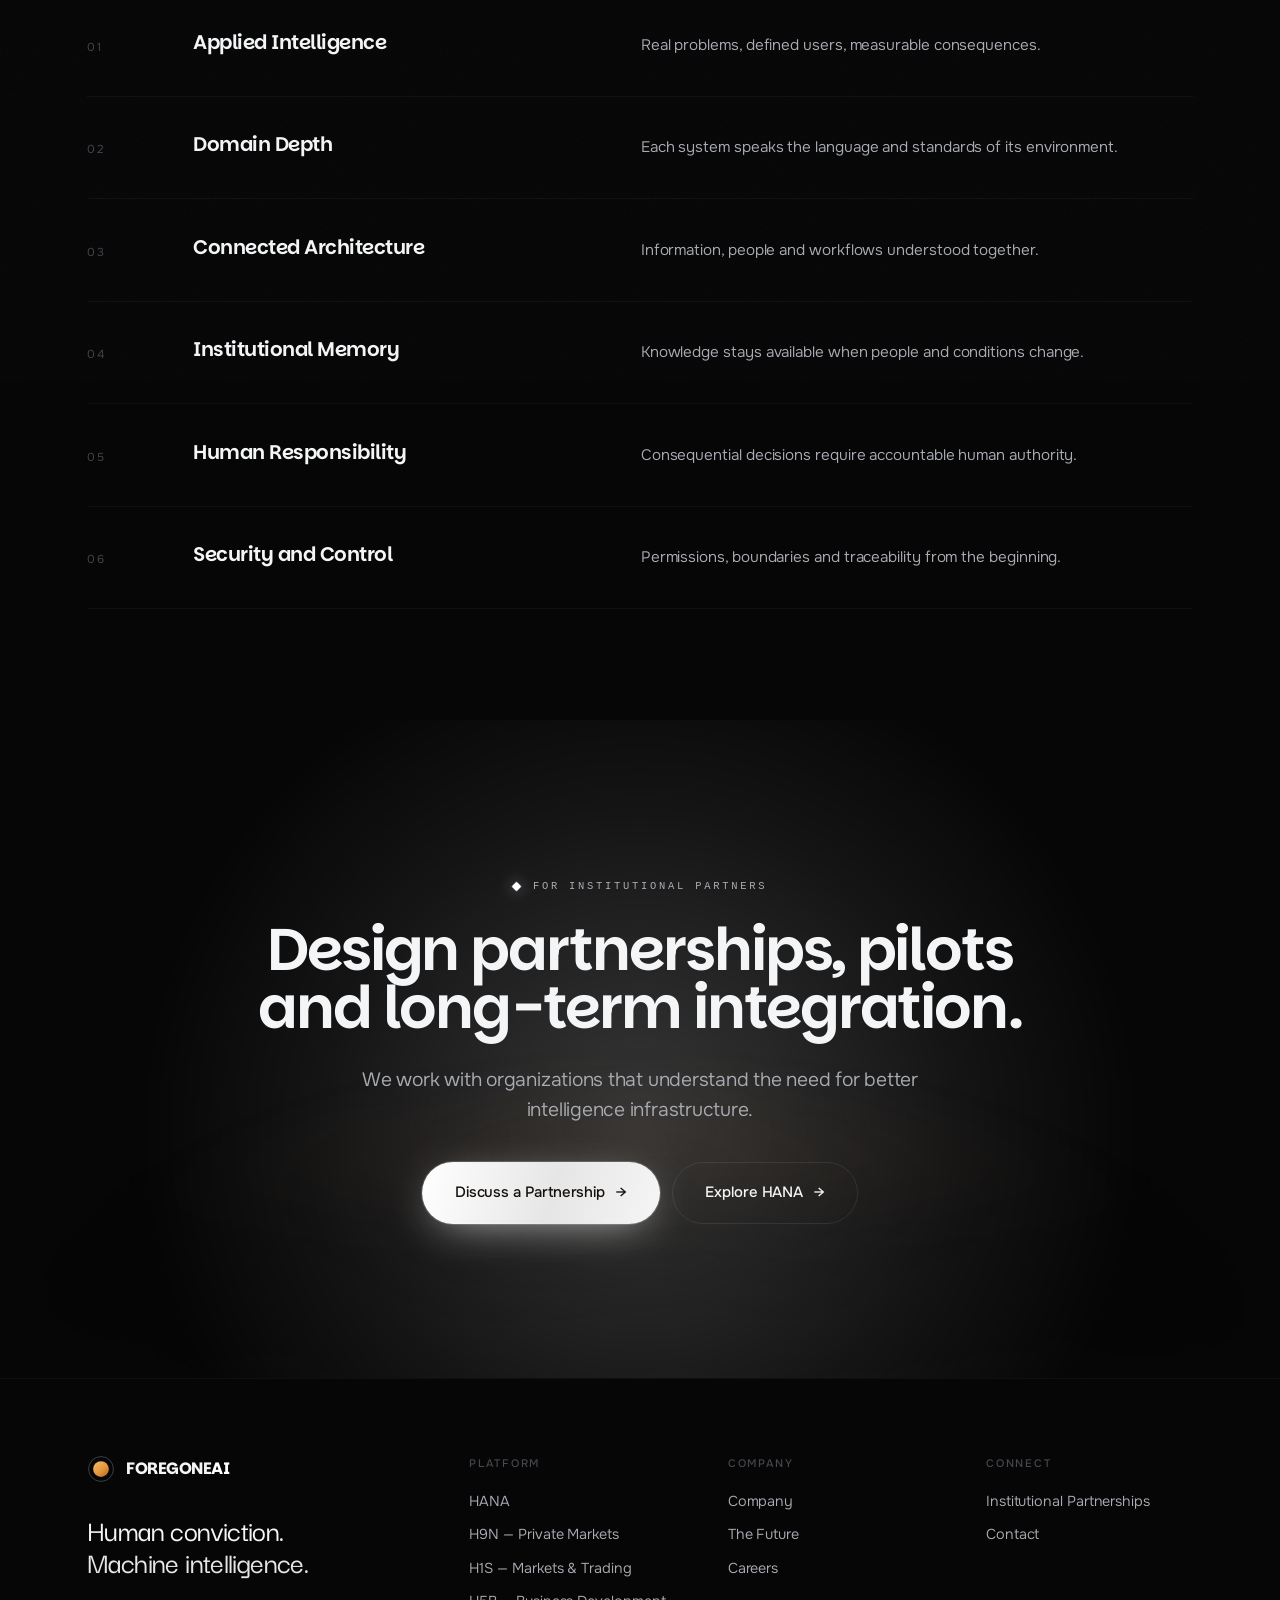
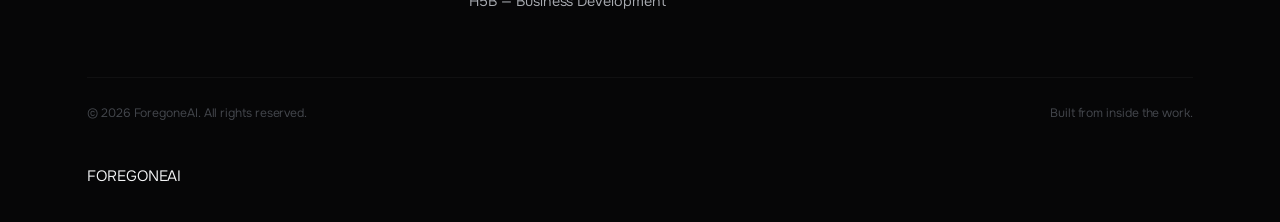
<file: site/company.html>
<!DOCTYPE html>
<html lang="en">
<head>
<meta charset="utf-8">
<meta name="viewport" content="width=device-width, initial-scale=1">
<title>Company — ForegoneAI</title>
<meta name="description" content="ForegoneAI turns fragmented institutional information into usable intelligence — built from inside the work.">
<meta name="theme-color" content="#08070A">
<meta property="og:title" content="Company — ForegoneAI">
<meta property="og:description" content="ForegoneAI turns fragmented institutional information into usable intelligence — built from inside the work.">
<meta property="og:type" content="website">
<meta property="og:image" content="assets/img/sphere-amphitheatre.webp">
<link rel="icon" href="assets/img/favicon.svg" type="image/svg+xml">
<link rel="preload" href="assets/fonts/Onest-Variable.woff" as="font" type="font/woff" crossorigin>
<link rel="preload" href="assets/fonts/Parkinsans-Variable.woff" as="font" type="font/woff" crossorigin>
<link rel="stylesheet" href="assets/css/main.css">
</head>
<body>
<a class="skip" href="#main">Skip to content</a>
<div class="grain" aria-hidden="true"></div>
<div class="progress" aria-hidden="true"></div>

<header class="nav">
  <div class="wrap nav__in">
    <a class="brand" href="index.html" aria-label="ForegoneAI &mdash; home">
      <svg class="brand__mark" viewBox="0 0 32 32" fill="none" aria-hidden="true">
        <defs>
          <linearGradient id="bm" x1="6" y1="4" x2="26" y2="28" gradientUnits="userSpaceOnUse">
            <stop stop-color="#F4C67A"/><stop offset=".55" stop-color="#E8963A"/><stop offset="1" stop-color="#9A5418"/>
          </linearGradient>
        </defs>
        <circle cx="16" cy="16" r="9" fill="url(#bm)"/>
        <circle cx="16" cy="16" r="14.2" stroke="rgba(237,232,225,.28)" stroke-width="1"/>
        <path d="M1.8 16h28.4M16 1.8v28.4" stroke="rgba(237,232,225,.14)" stroke-width="1"/>
      </svg>
      <span>FOREGONE<em>AI</em></span>
    </a>
    <nav aria-label="Primary">
      <ul class="nav__links">
        <li><a href="company.html">Company</a></li>
        <li><a href="hana.html">HANA</a></li>
        <li><a href="systems.html">Systems</a></li>
        <li><a href="future.html">The Future</a></li>
        <li><a href="careers.html">Careers</a></li>
      </ul>
    </nav>
    <div class="nav__cta">
      <a class="btn btn--sm" href="contact.html">Contact <span class="arw" aria-hidden="true">&rarr;</span></a>
      <button class="burger" aria-label="Open menu" aria-expanded="false" aria-controls="drawer">
        <span></span><span></span>
      </button>
    </div>
  </div>
</header>

<div class="drawer" id="drawer" aria-hidden="true">
  <nav aria-label="Mobile">
    <ul class="drawer__links">
      <li><a href="index.html"><i>01</i> Home</a></li>
      <li><a href="company.html"><i>02</i> Company</a></li>
      <li><a href="hana.html"><i>03</i> HANA</a></li>
      <li><a href="systems.html"><i>04</i> Systems</a></li>
      <li><a href="future.html"><i>05</i> The Future</a></li>
      <li><a href="careers.html"><i>06</i> Careers</a></li>
      <li><a href="contact.html"><i>07</i> Contact</a></li>
    </ul>
  </nav>
  <div class="drawer__foot">
    <span>Human conviction. Machine intelligence.</span>
    <a href="contact.html" class="tlink">Start a conversation <span class="arw">&rarr;</span></a>
  </div>
</div>

<main id="main">

<section class="hero hero--sub">
  <div class="hero__media"><video data-auto muted loop playsinline preload="metadata" poster="assets/img/hero-sphere-poster.webp" data-para="0.05" aria-hidden="true"><source src="assets/video/hero-sphere.mp4" type="video/mp4"></video></div>
  <div class="hero__scrim" aria-hidden="true"></div>
  <div class="hero__in wrap">
    <div class="hero__grid">
      <div>
        <p class="eyebrow eyebrow--dot">Company</p>
        <h1 class="d1 rv-stack">
          <span class="rv-line"><span>Built from</span></span>
          <span class="rv-line"><span>inside the work.</span></span>
        </h1>
        <p class="lede mt-m" data-rv data-rv-delay="0.4">We turn fragmented institutional information into usable intelligence.</p>
      </div>
      <aside class="hero__side" data-rv data-rv-delay="0.55">
        <p class="eyebrow">Objective</p>
        <p>Not more output. Better judgment, stronger execution and an intelligence advantage that compounds.</p>
      </aside>
    </div>
  </div>
</section>

<section class="band section" id="inside">
  <div class="band__bg" aria-hidden="true">
    <img src="assets/img/concrete-house.webp" alt="" data-para="0.08" loading="lazy" decoding="async">
  </div>
  <div class="band__scrim" aria-hidden="true"></div>
  <div class="wrap">
    <p class="eyebrow" data-rv>Built From Inside the Work</p>
    <h2 class="statement" data-rv>HANA is shaped by real capital,<br>real counterparties, <em>real deadlines.</em></h2>
  </div>
</section>

<section class="section">
  <div class="wrap">
    <div class="sec-head mb-l">
      <p class="eyebrow" data-rv>The Approach</p>
      <h2 class="d2" data-rv>Six commitments.</h2>
    </div>
    <div class="rows">
      <div class="row" data-rv><span class="row__n">01</span><h3>Applied Intelligence</h3><p>Real problems, defined users, measurable consequences.</p></div>
      <div class="row" data-rv><span class="row__n">02</span><h3>Domain Depth</h3><p>Each system speaks the language and standards of its environment.</p></div>
      <div class="row" data-rv><span class="row__n">03</span><h3>Connected Architecture</h3><p>Information, people and workflows understood together.</p></div>
      <div class="row" data-rv><span class="row__n">04</span><h3>Institutional Memory</h3><p>Knowledge stays available when people and conditions change.</p></div>
      <div class="row" data-rv><span class="row__n">05</span><h3>Human Responsibility</h3><p>Consequential decisions require accountable human authority.</p></div>
      <div class="row" data-rv><span class="row__n">06</span><h3>Security and Control</h3><p>Permissions, boundaries and traceability from the beginning.</p></div>
    </div>
  </div>
</section>

<section class="cta">
  <div class="cta__glow" aria-hidden="true"></div>
  <canvas class="cta__field" data-field aria-hidden="true"></canvas>
  <div class="wrap wrap--narrow">
    <p class="eyebrow eyebrow--dot" data-rv style="justify-content:center">For Institutional Partners</p>
    <h2 class="d2" data-rv>Design partnerships, pilots and long-term integration.</h2>
    <p class="lede mt-m" data-rv data-rv-delay="0.1">We work with organizations that understand the need for better intelligence infrastructure.</p>
    <div class="btn-row" data-rv data-rv-delay="0.18">
      <a class="btn btn--primary btn--lg" href="contact.html#partnership">Discuss a Partnership <span class="arw" aria-hidden="true">&rarr;</span></a>
      <a class="btn btn--lg" href="hana.html">Explore HANA <span class="arw" aria-hidden="true">&rarr;</span></a>
    </div>
  </div>
</section>

</main>

<footer class="foot">
  <div class="wrap">
    <div class="foot__grid">
      <div>
        <a class="brand" href="index.html">
          <svg class="brand__mark" viewBox="0 0 32 32" fill="none" aria-hidden="true">
            <circle cx="16" cy="16" r="9" fill="url(#bm)"/>
            <circle cx="16" cy="16" r="14.2" stroke="rgba(237,232,225,.28)" stroke-width="1"/>
          </svg>
          <span>FOREGONE<em>AI</em></span>
        </a>
        <p class="foot__tag">Human conviction.<br><em>Machine intelligence.</em></p>
      </div>
      <div>
        <h4>Platform</h4>
        <ul>
          <li><a href="hana.html">HANA</a></li>
          <li><a href="systems.html#h9n">H9N &mdash; Private Markets</a></li>
          <li><a href="systems.html#h1s">H1S &mdash; Markets &amp; Trading</a></li>
          <li><a href="systems.html#h5b">H5B &mdash; Business Development</a></li>
        </ul>
      </div>
      <div>
        <h4>Company</h4>
        <ul>
          <li><a href="company.html">Company</a></li>
          <li><a href="future.html">The Future</a></li>
          <li><a href="careers.html">Careers</a></li>
        </ul>
      </div>
      <div>
        <h4>Connect</h4>
        <ul>
          <li><a href="contact.html#partnership">Institutional Partnerships</a></li>
          <li><a href="contact.html">Contact</a></li>
        </ul>
      </div>
    </div>
    <div class="foot__bar">
      <span>&copy; <span data-year>2026</span> ForegoneAI. All rights reserved.</span>
      <span>Built from inside the work.</span>
    </div>
    <div class="foot__word" aria-hidden="true">FOREGONEAI</div>
  </div>
</footer>

<script src="assets/js/main.js" defer></script>
</body>
</html>
</file>
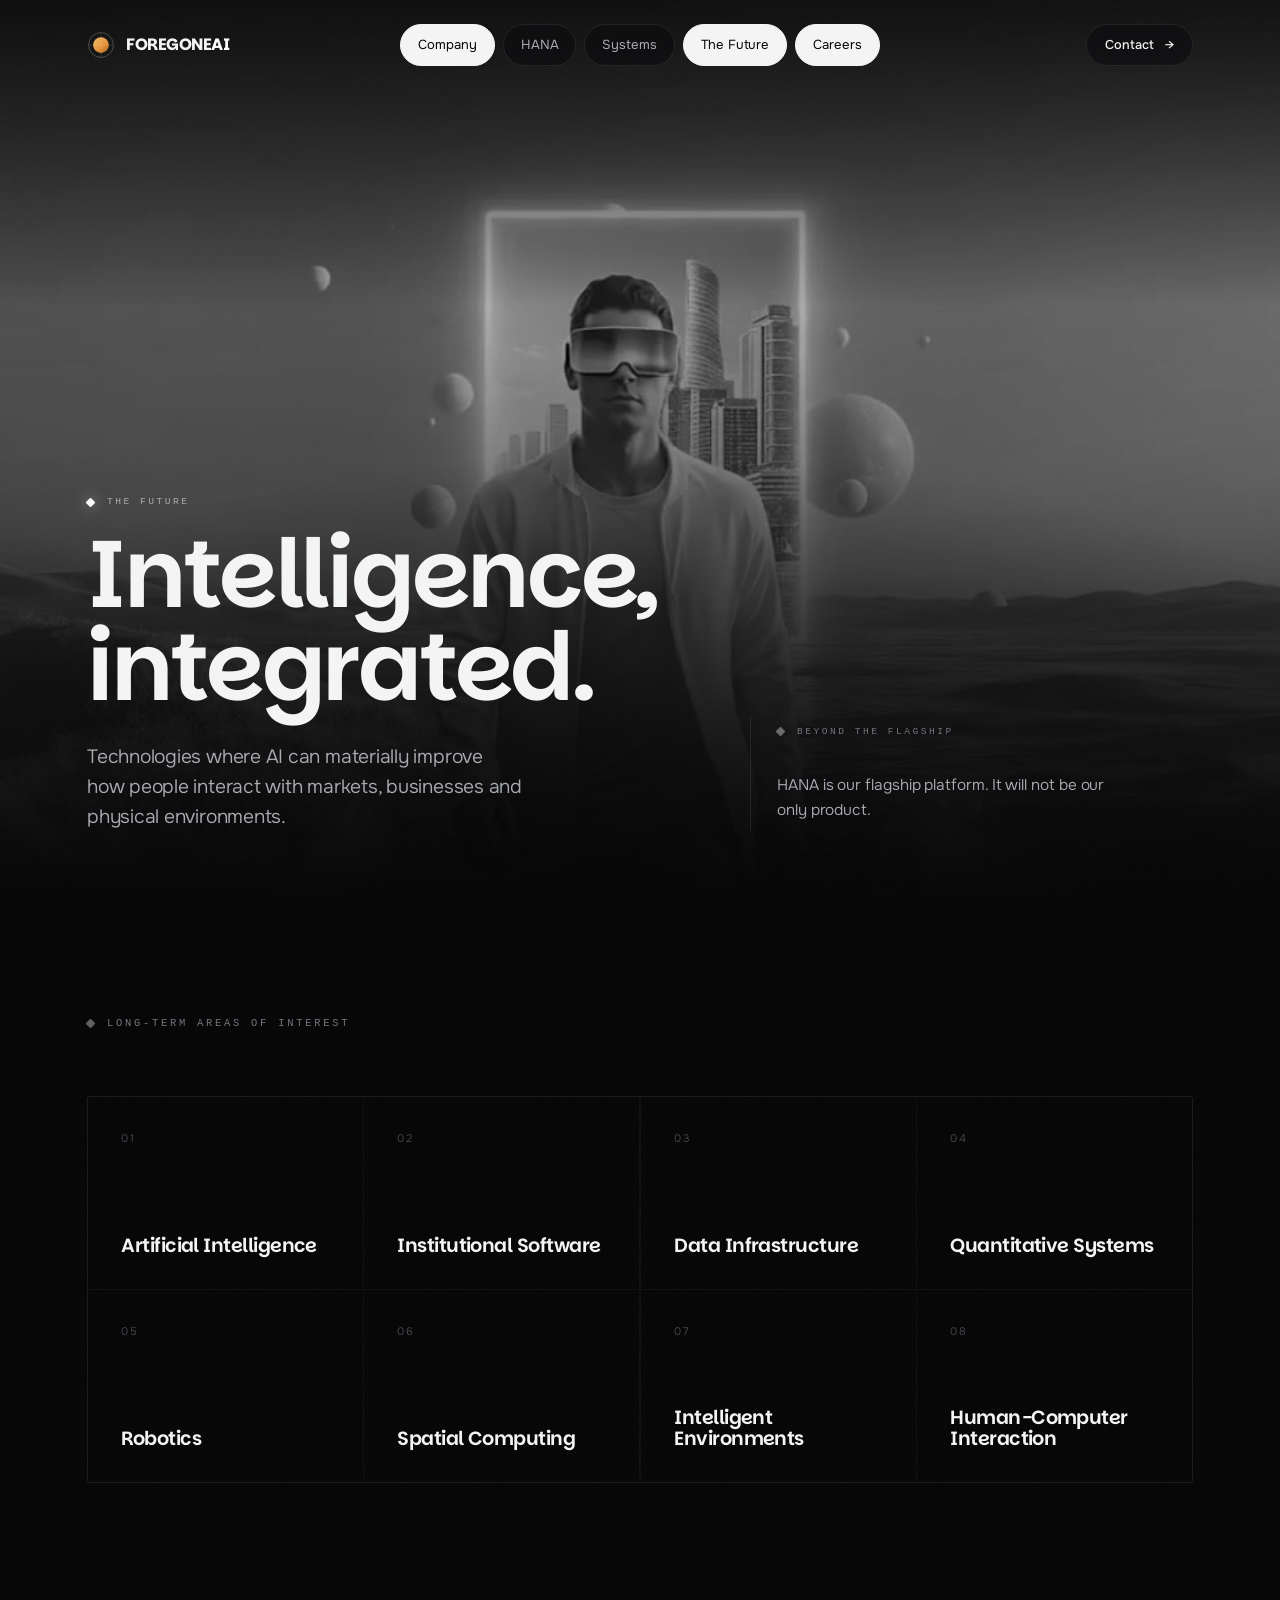
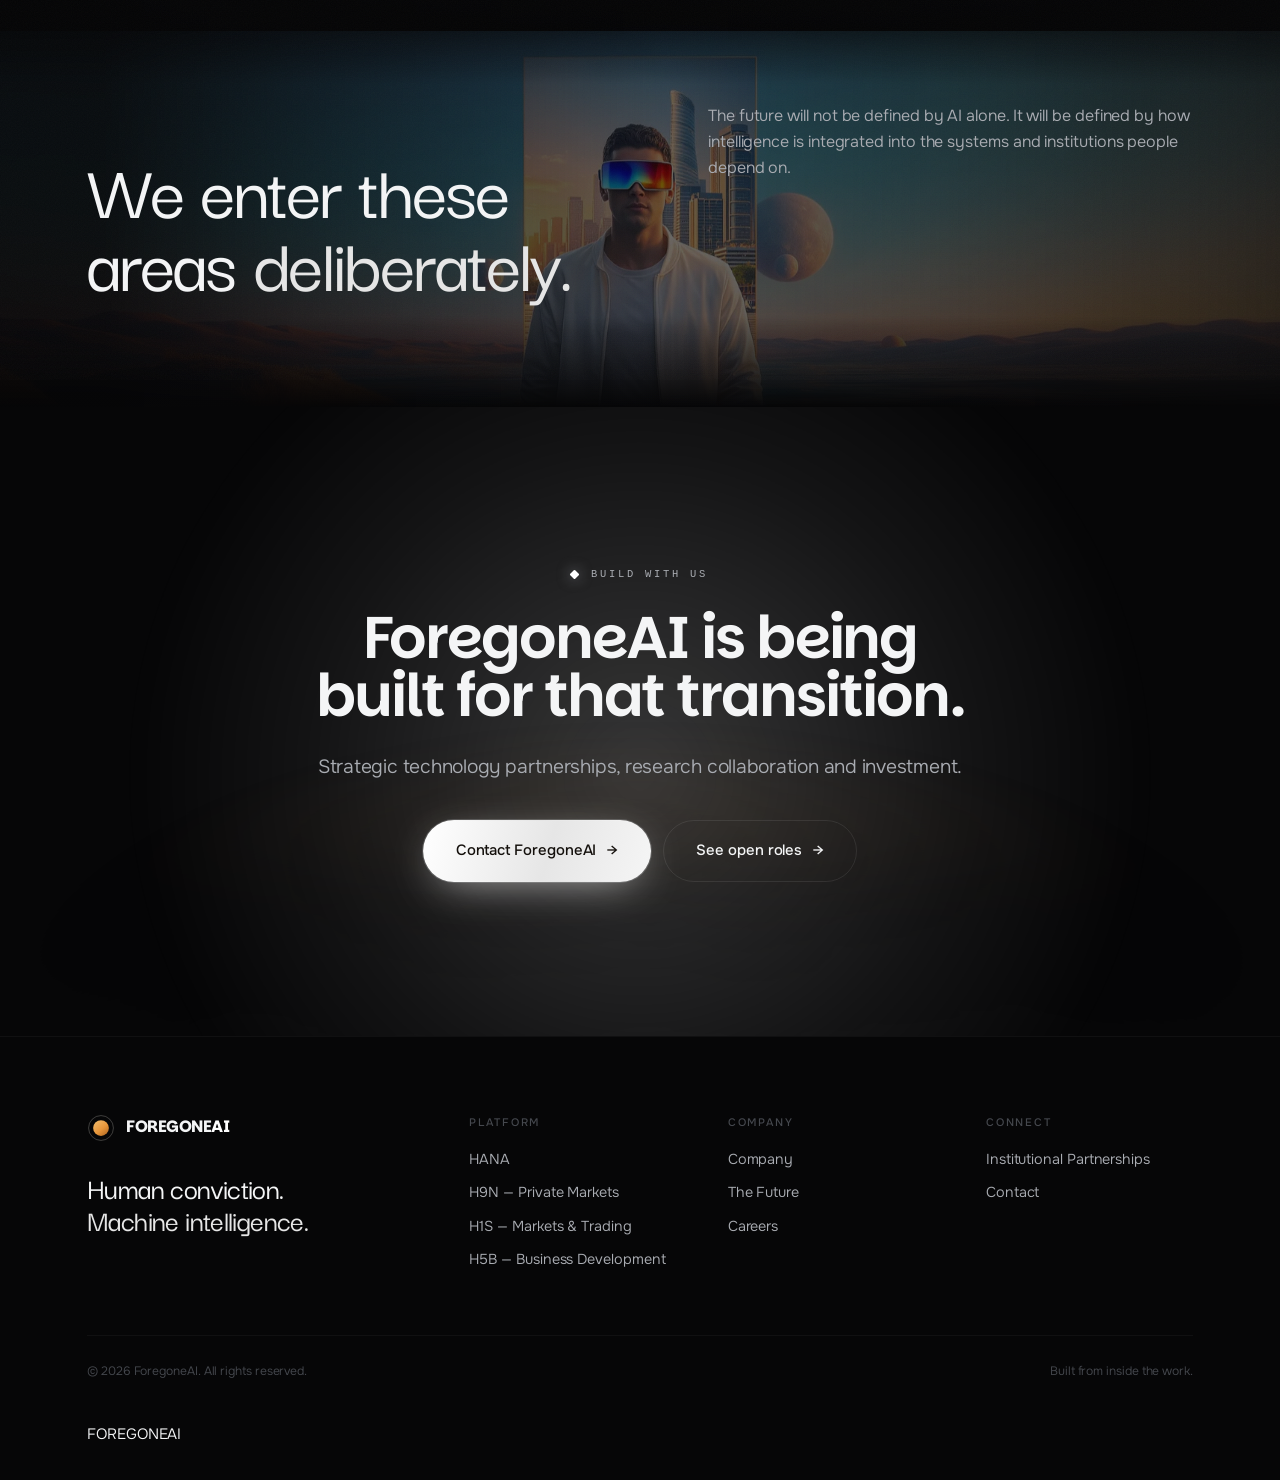
<file: site/future.html>
<!DOCTYPE html>
<html lang="en">
<head>
<meta charset="utf-8">
<meta name="viewport" content="width=device-width, initial-scale=1">
<title>The Future — ForegoneAI</title>
<meta name="description" content="HANA will not be our only product. Long-term interests span AI, data infrastructure, quantitative systems, robotics, spatial computing and human-computer interaction.">
<meta name="theme-color" content="#08070A">
<meta property="og:title" content="The Future — ForegoneAI">
<meta property="og:description" content="HANA will not be our only product. Long-term interests span AI, data infrastructure, quantitative systems, robotics, spatial computing and human-computer interaction.">
<meta property="og:type" content="website">
<meta property="og:image" content="assets/img/spatial-poster.webp">
<link rel="icon" href="assets/img/favicon.svg" type="image/svg+xml">
<link rel="preload" href="assets/fonts/Onest-Variable.woff" as="font" type="font/woff" crossorigin>
<link rel="preload" href="assets/fonts/Parkinsans-Variable.woff" as="font" type="font/woff" crossorigin>
<link rel="stylesheet" href="assets/css/main.css">
</head>
<body>
<a class="skip" href="#main">Skip to content</a>
<div class="grain" aria-hidden="true"></div>
<div class="progress" aria-hidden="true"></div>

<header class="nav">
  <div class="wrap nav__in">
    <a class="brand" href="index.html" aria-label="ForegoneAI &mdash; home">
      <svg class="brand__mark" viewBox="0 0 32 32" fill="none" aria-hidden="true">
        <defs>
          <linearGradient id="bm" x1="6" y1="4" x2="26" y2="28" gradientUnits="userSpaceOnUse">
            <stop stop-color="#F4C67A"/><stop offset=".55" stop-color="#E8963A"/><stop offset="1" stop-color="#9A5418"/>
          </linearGradient>
        </defs>
        <circle cx="16" cy="16" r="9" fill="url(#bm)"/>
        <circle cx="16" cy="16" r="14.2" stroke="rgba(237,232,225,.28)" stroke-width="1"/>
        <path d="M1.8 16h28.4M16 1.8v28.4" stroke="rgba(237,232,225,.14)" stroke-width="1"/>
      </svg>
      <span>FOREGONE<em>AI</em></span>
    </a>
    <nav aria-label="Primary">
      <ul class="nav__links">
        <li><a href="company.html">Company</a></li>
        <li><a href="hana.html">HANA</a></li>
        <li><a href="systems.html">Systems</a></li>
        <li><a href="future.html">The Future</a></li>
        <li><a href="careers.html">Careers</a></li>
      </ul>
    </nav>
    <div class="nav__cta">
      <a class="btn btn--sm" href="contact.html">Contact <span class="arw" aria-hidden="true">&rarr;</span></a>
      <button class="burger" aria-label="Open menu" aria-expanded="false" aria-controls="drawer">
        <span></span><span></span>
      </button>
    </div>
  </div>
</header>

<div class="drawer" id="drawer" aria-hidden="true">
  <nav aria-label="Mobile">
    <ul class="drawer__links">
      <li><a href="index.html"><i>01</i> Home</a></li>
      <li><a href="company.html"><i>02</i> Company</a></li>
      <li><a href="hana.html"><i>03</i> HANA</a></li>
      <li><a href="systems.html"><i>04</i> Systems</a></li>
      <li><a href="future.html"><i>05</i> The Future</a></li>
      <li><a href="careers.html"><i>06</i> Careers</a></li>
      <li><a href="contact.html"><i>07</i> Contact</a></li>
    </ul>
  </nav>
  <div class="drawer__foot">
    <span>Human conviction. Machine intelligence.</span>
    <a href="contact.html" class="tlink">Start a conversation <span class="arw">&rarr;</span></a>
  </div>
</div>

<main id="main">

<section class="hero hero--sub">
  <div class="hero__media"><video data-auto muted loop playsinline preload="metadata" poster="assets/img/spatial-poster.webp" data-para="0.05" aria-hidden="true"><source src="assets/video/spatial.mp4" type="video/mp4"></video></div>
  <div class="hero__scrim" aria-hidden="true"></div>
  <div class="hero__in wrap">
    <div class="hero__grid">
      <div>
        <p class="eyebrow eyebrow--dot">The Future</p>
        <h1 class="d1 rv-stack">
          <span class="rv-line"><span>Intelligence,</span></span>
          <span class="rv-line"><span>integrated.</span></span>
        </h1>
        <p class="lede mt-m" data-rv data-rv-delay="0.4">Technologies where AI can materially improve how people interact with markets, businesses and physical environments.</p>
      </div>
      <aside class="hero__side" data-rv data-rv-delay="0.55">
        <p class="eyebrow">Beyond the flagship</p>
        <p>HANA is our flagship platform. It will not be our only product.</p>
      </aside>
    </div>
  </div>
</section>

<section class="section">
  <div class="wrap">
    <p class="eyebrow mb-l" data-rv>Long-Term Areas of Interest</p>
    <div class="grid g4 grid--hair" data-rv-stagger="0.05">
      <div class="card card--label" data-rv><span class="card__idx">01</span><h3 class="d4">Artificial Intelligence</h3></div>
      <div class="card card--label" data-rv><span class="card__idx">02</span><h3 class="d4">Institutional Software</h3></div>
      <div class="card card--label" data-rv><span class="card__idx">03</span><h3 class="d4">Data Infrastructure</h3></div>
      <div class="card card--label" data-rv><span class="card__idx">04</span><h3 class="d4">Quantitative Systems</h3></div>
      <div class="card card--label" data-rv><span class="card__idx">05</span><h3 class="d4">Robotics</h3></div>
      <div class="card card--label" data-rv><span class="card__idx">06</span><h3 class="d4">Spatial Computing</h3></div>
      <div class="card card--label" data-rv><span class="card__idx">07</span><h3 class="d4">Intelligent Environments</h3></div>
      <div class="card card--label" data-rv><span class="card__idx">08</span><h3 class="d4">Human-Computer Interaction</h3></div>
    </div>
  </div>
</section>

<section class="band section" id="deliberate">
  <div class="band__bg" aria-hidden="true">
    <img src="assets/img/spatial.webp" alt="" data-para="0.08" loading="lazy" decoding="async">
  </div>
  <div class="band__scrim" aria-hidden="true"></div>
  <div class="wrap">
    <div class="split split--wide-l split--top">
      <div>
        <p class="eyebrow" data-rv>Deliberate Expansion</p>
        <h2 class="statement" data-rv>We enter these areas <em>deliberately.</em></h2>
      </div>
      <div data-rv data-rv-delay="0.12">
        <p class="body-lg">
          The future will not be defined by AI alone. It will be defined by how intelligence is
          integrated into the systems and institutions people depend on.
        </p>
      </div>
    </div>
  </div>
</section>

<section class="cta">
  <div class="cta__glow" aria-hidden="true"></div>
  <canvas class="cta__field" data-field aria-hidden="true"></canvas>
  <div class="wrap wrap--narrow">
    <p class="eyebrow eyebrow--dot" data-rv style="justify-content:center">Build With Us</p>
    <h2 class="d2" data-rv>ForegoneAI is being built for that transition.</h2>
    <p class="lede mt-m" data-rv data-rv-delay="0.1">Strategic technology partnerships, research collaboration and investment.</p>
    <div class="btn-row" data-rv data-rv-delay="0.18">
      <a class="btn btn--primary btn--lg" href="contact.html">Contact ForegoneAI <span class="arw" aria-hidden="true">&rarr;</span></a>
      <a class="btn btn--lg" href="careers.html">See open roles <span class="arw" aria-hidden="true">&rarr;</span></a>
    </div>
  </div>
</section>

</main>

<footer class="foot">
  <div class="wrap">
    <div class="foot__grid">
      <div>
        <a class="brand" href="index.html">
          <svg class="brand__mark" viewBox="0 0 32 32" fill="none" aria-hidden="true">
            <circle cx="16" cy="16" r="9" fill="url(#bm)"/>
            <circle cx="16" cy="16" r="14.2" stroke="rgba(237,232,225,.28)" stroke-width="1"/>
          </svg>
          <span>FOREGONE<em>AI</em></span>
        </a>
        <p class="foot__tag">Human conviction.<br><em>Machine intelligence.</em></p>
      </div>
      <div>
        <h4>Platform</h4>
        <ul>
          <li><a href="hana.html">HANA</a></li>
          <li><a href="systems.html#h9n">H9N &mdash; Private Markets</a></li>
          <li><a href="systems.html#h1s">H1S &mdash; Markets &amp; Trading</a></li>
          <li><a href="systems.html#h5b">H5B &mdash; Business Development</a></li>
        </ul>
      </div>
      <div>
        <h4>Company</h4>
        <ul>
          <li><a href="company.html">Company</a></li>
          <li><a href="future.html">The Future</a></li>
          <li><a href="careers.html">Careers</a></li>
        </ul>
      </div>
      <div>
        <h4>Connect</h4>
        <ul>
          <li><a href="contact.html#partnership">Institutional Partnerships</a></li>
          <li><a href="contact.html">Contact</a></li>
        </ul>
      </div>
    </div>
    <div class="foot__bar">
      <span>&copy; <span data-year>2026</span> ForegoneAI. All rights reserved.</span>
      <span>Built from inside the work.</span>
    </div>
    <div class="foot__word" aria-hidden="true">FOREGONEAI</div>
  </div>
</footer>

<script src="assets/js/main.js" defer></script>
</body>
</html>
</file>
<file: site/assets/css/main.css>
/* ==========================================================================
   ForegoneAI — HANA
   Design system
   ========================================================================== */

/* ---------- Fonts ---------- */
@font-face {
  font-family: "Parkinsans";
  src: url("../fonts/Parkinsans-Variable.woff") format("woff-variations"),
       url("../fonts/Parkinsans-Variable.woff") format("woff");
  font-weight: 300 800;
  font-display: swap;
}
@font-face {
  font-family: "Onest";
  src: url("../fonts/Onest-Variable.woff") format("woff-variations"),
       url("../fonts/Onest-Variable.woff") format("woff");
  font-weight: 100 900;
  font-display: swap;
}
@font-face {
  font-family: "Darker Grotesque";
  src: url("../fonts/DarkerGrotesque-Variable.woff") format("woff-variations"),
       url("../fonts/DarkerGrotesque-Variable.woff") format("woff");
  font-weight: 300 900;
  font-display: swap;
}

/* ---------- Tokens ---------- */
:root {
  /* surfaces */
  --bg:          #060607;
  --bg-1:        #0A0A0C;
  --bg-2:        #0E0E11;
  --bg-raise:    #141417;
  --line:        rgba(255, 255, 255, 0.085);
  --line-soft:   rgba(255, 255, 255, 0.045);
  --glass:       rgba(255, 255, 255, 0.025);

  /* ink — a pure neutral ramp; the reference has no hue anywhere in it */
  --ink:         #F4F5F6;
  --ink-2:       #A9ACB2;
  --ink-3:       #71757C;
  --ink-4:       #45484E;

  /* accents pulled from the HANA renders */
  --amber:       #E6E6E6;
  --amber-hot:   #FFFFFF;
  --amber-soft:  #F5F5F5;
  --amber-deep:  #4D4D4D;
  --dusk-teal:   #A6A6A6;
  --dusk-rose:   #C4C4C4;
  --concrete:    #8C8C8C;

  --amber-glow:  0 0 0 1px rgba(255,255,255,.28), 0 8px 40px -8px rgba(255,255,255,.35);

  /* signature glow accent — used sparingly: live states, data, geometry */
  /* the accent is light itself — one white source, used sparingly */
  --glow:        #FFFFFF;
  --glow-soft:   #E8EDF3;
  --glow-deep:   #5A6068;
  --glow-rgb:    236, 241, 247;

  /* type */
  --f-display: "Parkinsans", "Helvetica Neue", Arial, sans-serif;
  --f-body:    "Onest", "Helvetica Neue", Arial, sans-serif;
  --f-alt:     "Darker Grotesque", "Onest", sans-serif;
  --f-mono:    "JetBrains Mono", ui-monospace, "SF Mono", Menlo, Consolas, monospace;

  /* rhythm */
  --gutter: clamp(22px, 6.8vw, 96px);
  --maxw: 1400px;
  --nav-h: 74px;      /* 16px pad + 58px bar — the line the hero hangs from */
  --sec-y: clamp(76px, 8.6vw, 136px);

  /* motion */
  --e-out: cubic-bezier(.16, 1, .3, 1);
  --e-io:  cubic-bezier(.65, .05, .36, 1);
}

/* ---------- Reset ---------- */
*, *::before, *::after { box-sizing: border-box; }
* { margin: 0; padding: 0; }
html {
  scroll-behavior: smooth;
  -webkit-text-size-adjust: 100%;
}
body {
  background: var(--bg);
  color: var(--ink);
  font-family: var(--f-body);
  font-size: clamp(15px, 1.02vw, 17px);
  line-height: 1.62;
  font-weight: 350;
  letter-spacing: -0.005em;
  -webkit-font-smoothing: antialiased;
  -moz-osx-font-smoothing: grayscale;
  overflow-x: hidden;
  text-rendering: optimizeLegibility;
}
img, video, canvas, svg { display: block; max-width: 100%; }
a { color: inherit; text-decoration: none; }
button, input, textarea, select { font: inherit; color: inherit; }
::selection { background: var(--glow); color: #0A0806; }

/* Focus */
:focus-visible {
  outline: 2px solid var(--glow);
  outline-offset: 3px;
  border-radius: 2px;
}

/* Scrollbar */
::-webkit-scrollbar { width: 10px; }
::-webkit-scrollbar-track { background: var(--bg); }
::-webkit-scrollbar-thumb {
  background: #241F1B;
  border: 3px solid var(--bg);
  border-radius: 10px;
}
::-webkit-scrollbar-thumb:hover { background: var(--amber-deep); }

/* ---------- Layout ---------- */
.wrap {
  width: 100%;
  max-width: var(--maxw);
  margin-inline: auto;
  padding-inline: var(--gutter);
}
.wrap--narrow { max-width: 940px; }
/* keep anchor targets clear of the fixed nav */
[id] { scroll-margin-top: clamp(92px, 12vh, 132px); }
.section { padding-block: var(--sec-y); position: relative; }
.section--tight { padding-block: clamp(56px, 7vw, 104px); }
.section--flush-t { padding-top: 0; }
.section--flush-b { padding-bottom: 0; }
.hr {
  height: 1px;
  background: var(--line-soft);
  border: 0;
}

/* ---------- Typography ---------- */
.display,
h1, h2, h3 {
  font-family: var(--f-display);
  font-weight: 600;
  line-height: 0.98;
  letter-spacing: -0.035em;
  text-wrap: balance;
}
.d1 { font-size: clamp(2.9rem, 7.4vw, 6.4rem); font-weight: 600; }
.d2 { font-size: clamp(2.1rem, 4.6vw, 3.85rem); }
.d3 { font-size: clamp(1.55rem, 2.6vw, 2.25rem); letter-spacing: -0.028em; line-height: 1.06; }
.d4 {
  font-family: var(--f-body);
  font-size: clamp(1.05rem, 1.35vw, 1.2rem);
  font-weight: 500;
  letter-spacing: -0.015em;
  line-height: 1.3;
}

.lede {
  font-size: clamp(1.06rem, 1.5vw, 1.32rem);
  line-height: 1.55;
  color: var(--ink-2);
  font-weight: 340;
  letter-spacing: -0.012em;
  text-wrap: pretty;
}
.body-lg { font-size: clamp(1rem, 1.15vw, 1.09rem); color: var(--ink-2); }
p { color: var(--ink-2); text-wrap: pretty; }
p + p { margin-top: 1.05em; }
.ink   { color: var(--ink); }
.muted { color: var(--ink-3); }
strong, b { color: var(--ink); font-weight: 600; }

/* statement type — Darker Grotesque, very large */
.statement {
  font-family: var(--f-alt);
  font-weight: 500;
  font-size: clamp(2.4rem, 6.2vw, 5.4rem);
  line-height: 0.92;
  letter-spacing: -0.028em;
  color: var(--ink);
  text-wrap: balance;
}
.statement em {
  font-style: normal;
  color: var(--amber);
}

/* eyebrow / section index */
/* Section label — an editorial kicker, not a chip. A hairline rule that
   fades out, then wide-tracked small caps. Labels shouldn't look clickable. */
.eyebrow {
  display: inline-flex;
  align-items: center;
  gap: 13px;
  font-family: var(--f-mono);
  font-size: 0.655rem;
  font-weight: 500;
  letter-spacing: 0.26em;
  text-transform: uppercase;
  color: var(--ink-3);
  margin-bottom: 26px;
}
.eyebrow::before {
  content: "";
  width: 7px; height: 7px;
  border-radius: 1px;
  transform: rotate(45deg);
  background: rgba(237, 232, 225, .4);
  flex: none;
}
/* accent variant — the rule carries the signature colour instead of a lamp */
.eyebrow--dot {
  padding: 0;
  border: 0;
  border-radius: 0;
  background: none;
  color: var(--ink-2);
}
.eyebrow--dot::before {
  width: 7px; height: 7px;
  border-radius: 1px;
  transform: rotate(45deg);
  background: var(--glow);
  box-shadow: 0 0 14px rgba(var(--glow-rgb), .5);
}
@keyframes pulse {
  0%,100% { opacity: 1; transform: scale(1); }
  50%     { opacity: .45; transform: scale(.8); }
}

.sec-head { max-width: 78ch; }
.sec-head .d2 + .lede { margin-top: 22px; }

/* ---------- Buttons ---------- */
.btn {
  --pad: 15px 26px;
  position: relative;
  display: inline-flex;
  align-items: center;
  gap: 11px;
  padding: var(--pad);
  border-radius: 100px;
  border: 1px solid var(--line);
  font-size: 0.875rem;
  font-weight: 500;
  letter-spacing: -0.005em;
  color: var(--ink);
  background: transparent;
  cursor: pointer;
  overflow: hidden;
  isolation: isolate;
  transition: color .45s var(--e-out), border-color .45s var(--e-out), transform .45s var(--e-out);
  white-space: nowrap;
}
.btn::after {
  content: "";
  position: absolute; inset: 0;
  z-index: -1;
  background: linear-gradient(105deg, var(--amber-hot), var(--amber) 55%, var(--amber-soft));
  transform: translateY(101%);
  transition: transform .55s var(--e-out);
}
.btn:hover { color: #14100C; border-color: transparent; }
.btn:hover::after { transform: translateY(0); }
.btn:active { transform: scale(.975); }
.btn .arw { transition: transform .45s var(--e-out); }
.btn:hover .arw { transform: translateX(4px); }

.btn--primary {
  color: #14100C;
  border-color: transparent;
  background: linear-gradient(105deg, var(--amber-hot), var(--amber) 55%, var(--amber-soft));
  box-shadow: 0 10px 44px -14px rgba(255,255,255,.75), 0 0 0 1px rgba(var(--glow-rgb), .18);
}
.btn--primary::after {
  background: var(--ink);
  transform: translateY(101%);
}
.btn--primary:hover { color: #0A0806; }
.btn--lg { --pad: 18px 32px; font-size: 0.93rem; }
.btn--sm { --pad: 10px 18px; font-size: 0.8rem; }

.btn-row {
  display: flex;
  flex-wrap: wrap;
  gap: 12px;
  margin-top: 38px;
}

/* text link with underline sweep */
.tlink {
  display: inline-flex;
  align-items: center;
  gap: 9px;
  font-size: .875rem;
  font-weight: 500;
  color: var(--amber);
  padding-bottom: 3px;
  background-image: linear-gradient(var(--amber), var(--amber));
  background-size: 0% 1px;
  background-repeat: no-repeat;
  background-position: 0 100%;
  transition: background-size .5s var(--e-out);
}
.tlink:hover { background-size: 100% 1px; }
.tlink .arw { transition: transform .4s var(--e-out); }
.tlink:hover .arw { transform: translateX(4px); }

/* ---------- Sitewide technical grid backdrop ---------- */
.bg-grid {
  position: fixed;
  inset: 0;
  z-index: -1;
  pointer-events: none;
  background-image:
    linear-gradient(rgba(255,255,255,.035) 1px, transparent 1px),
    linear-gradient(90deg, rgba(255,255,255,.035) 1px, transparent 1px);
  background-size: 56px 56px;
  -webkit-mask-image: radial-gradient(135% 105% at 50% 0%, #000 22%, rgba(0,0,0,.45) 62%, transparent 100%);
  mask-image: radial-gradient(135% 105% at 50% 0%, #000 22%, rgba(0,0,0,.45) 62%, transparent 100%);
}

/* ---------- Grain + vignette overlays ---------- */
.grain {
  position: fixed;
  inset: -120%;
  z-index: 9998;
  pointer-events: none;
  opacity: .028;
  background-image: url("data:image/svg+xml,%3Csvg xmlns='http://www.w3.org/2000/svg' width='220' height='220'%3E%3Cfilter id='n'%3E%3CfeTurbulence type='fractalNoise' baseFrequency='.82' numOctaves='3' stitchTiles='stitch'/%3E%3C/filter%3E%3Crect width='100%25' height='100%25' filter='url(%23n)'/%3E%3C/svg%3E");
  animation: grainShift 7s steps(6) infinite;
  will-change: transform;
}
@keyframes grainShift {
  0%   { transform: translate(0,0); }
  20%  { transform: translate(-3%, 2%); }
  40%  { transform: translate(2%, -3%); }
  60%  { transform: translate(-2%, -2%); }
  80%  { transform: translate(3%, 1%); }
  100% { transform: translate(0,0); }
}

/* ---------- Progress bar ---------- */
.progress {
  position: fixed;
  top: 0; left: 0;
  height: 2px; width: 100%;
  transform-origin: 0 50%;
  transform: scaleX(0);
  background: linear-gradient(90deg, var(--glow-deep), var(--glow), var(--glow-soft));
  box-shadow: 0 0 10px rgba(var(--glow-rgb), .6);
  z-index: 900;
}

/* ==========================================================================
   Nav
   ========================================================================== */
.nav {
  position: fixed;
  inset: 0 0 auto 0;
  z-index: 800;
  padding-top: 16px;
}
.nav__in {
  display: grid;
  grid-template-columns: 1fr auto 1fr;
  align-items: center;
  gap: 20px;
  height: 58px;
}
.brand {
  display: inline-flex;
  align-items: center;
  gap: 11px;
  font-family: var(--f-display);
  font-weight: 700;
  font-size: 1.03rem;
  letter-spacing: -0.03em;
  flex: none;
  justify-self: start;
}
.brand__mark {
  width: 28px; height: 28px;
  flex: none;
  color: var(--ink);
  transition: color .45s var(--e-out), transform .6s var(--e-out);
}
.brand:hover .brand__mark { color: var(--glow); transform: scale(1.06); }
.brand em { font-style: normal; color: var(--glow); }

.nav__links {
  display: flex;
  align-items: center;
  gap: 8px;
  list-style: none;
  justify-self: center;
}
.nav__links a {
  position: relative;
  display: block;
  padding: 9px 17px;
  font-size: .82rem;
  font-weight: 400;
  color: var(--ink-2);
  border-radius: 100px;
  border: 1px solid var(--line);
  background: rgba(10, 9, 12, .55);
  backdrop-filter: blur(18px) saturate(140%);
  -webkit-backdrop-filter: blur(18px) saturate(140%);
  transition: color .35s var(--e-out), background .35s var(--e-out), border-color .35s var(--e-out);
}
.nav__links a:hover { color: var(--ink); border-color: var(--glow); }
.nav__links a.is-active {
  color: var(--bg);
  background: var(--ink);
  border-color: var(--ink);
}
.nav__cta {
  display: flex;
  align-items: center;
  gap: 10px;
  flex: none;
  justify-self: end;
}
.nav__cta .btn {
  border: 1px solid var(--line);
  background: rgba(10, 9, 12, .55);
  backdrop-filter: blur(18px) saturate(140%);
  -webkit-backdrop-filter: blur(18px) saturate(140%);
}

.burger {
  display: none;
  width: 42px; height: 42px;
  border: 1px solid var(--line);
  border-radius: 50%;
  background: transparent;
  cursor: pointer;
  position: relative;
}
.burger span {
  position: absolute;
  left: 12px; right: 12px;
  height: 1.2px;
  background: var(--ink);
  transition: transform .45s var(--e-out), opacity .3s;
}
.burger span:nth-child(1) { top: 17px; }
.burger span:nth-child(2) { top: 23px; }
body.menu-open .burger span:nth-child(1) { transform: translateY(3px) rotate(45deg); }
body.menu-open .burger span:nth-child(2) { transform: translateY(-3px) rotate(-45deg); }

/* mobile drawer */
.drawer {
  position: fixed;
  inset: 0;
  z-index: 790;
  background: var(--bg);
  padding: 100px var(--gutter) 40px;
  display: flex;
  flex-direction: column;
  justify-content: space-between;
  clip-path: inset(0 0 100% 0);
  transition: clip-path .7s var(--e-out);
  overflow-y: auto;
}
body.menu-open .drawer { clip-path: inset(0 0 0 0); }
body.menu-open { overflow: hidden; }
.drawer__links { list-style: none; }
.drawer__links li { overflow: hidden; border-bottom: 1px solid var(--line-soft); }
.drawer__links a {
  display: flex;
  align-items: baseline;
  gap: 14px;
  padding: 16px 0;
  font-family: var(--f-display);
  font-size: clamp(1.7rem, 8vw, 2.5rem);
  font-weight: 600;
  letter-spacing: -0.035em;
  transform: translateY(110%);
  transition: transform .7s var(--e-out), color .3s;
}
.drawer__links a:hover { color: var(--amber); }
.drawer__links a i {
  font-style: normal;
  font-family: var(--f-body);
  font-size: .68rem;
  letter-spacing: .16em;
  color: var(--ink-4);
}
body.menu-open .drawer__links a { transform: translateY(0); }
body.menu-open .drawer__links li:nth-child(1) a { transition-delay: .08s; }
body.menu-open .drawer__links li:nth-child(2) a { transition-delay: .14s; }
body.menu-open .drawer__links li:nth-child(3) a { transition-delay: .20s; }
body.menu-open .drawer__links li:nth-child(4) a { transition-delay: .26s; }
body.menu-open .drawer__links li:nth-child(5) a { transition-delay: .32s; }
body.menu-open .drawer__links li:nth-child(6) a { transition-delay: .38s; }
body.menu-open .drawer__links li:nth-child(7) a { transition-delay: .44s; }
.drawer__foot {
  margin-top: 40px;
  display: flex; flex-wrap: wrap; gap: 16px;
  justify-content: space-between; align-items: center;
  font-size: .78rem; color: var(--ink-3);
}

/* ==========================================================================
   Hero
   ========================================================================== */
.hero {
  position: relative;
  min-height: 100svh;
  display: flex;
  align-items: flex-end;
  padding-bottom: clamp(48px, 7vw, 96px);
  padding-top: 130px;
  overflow: hidden;
  isolation: isolate;
}
/* every hero runs the same height, so the copy lands on the same line on every
   page — a shorter sub-page hero leaves its copy floating with dead space under
   it and reads as a different layout */
.hero--sub { min-height: 100svh; }
/* every hero anchors its copy to the bottom-left, so the form has the whole
   upper frame to itself and the two read as one diagonal instead of two blocks
   at the same eye level */
.hero { padding-bottom: clamp(40px, 5.4vw, 74px); }
/* index.html hero visual stack (no video) — grid, 3D geometry, scanline */
/* soft light bloom behind the geometry — gives the object atmosphere and
   depth instead of flat wire-on-black */
.hero__aura {
  position: absolute;
  top: 54%; left: 50%;
  width: min(1180px, 94vw);
  aspect-ratio: 1;
  transform: translate(-50%, -50%);
  z-index: -7;
  pointer-events: none;
  background: radial-gradient(circle,
    rgba(var(--glow-rgb), .2),
    rgba(var(--glow-rgb), .07) 36%,
    transparent 68%);
  filter: blur(30px);
  animation: aura 12s var(--e-io) infinite;
}
@keyframes aura {
  0%,100% { transform: translate(-50%,-50%) scale(1);    opacity: 1; }
  50%     { transform: translate(-50%,-50%) scale(1.07); opacity: .8; }
}
.hero__grid-bg {
  position: absolute;
  inset: 0;
  z-index: -8;
  background-image:
    linear-gradient(rgba(255,255,255,.028) 1px, transparent 1px),
    linear-gradient(90deg, rgba(255,255,255,.028) 1px, transparent 1px);
  background-size: 56px 56px;
  -webkit-mask-image: radial-gradient(115% 85% at 50% 28%, #000 42%, transparent 88%);
  mask-image: radial-gradient(115% 85% at 50% 28%, #000 42%, transparent 88%);
}
.hero__gl {
  position: absolute;
  inset: 0;
  width: 100%;
  height: 100%;
  z-index: -6;
  pointer-events: none;
}
.hero__scan {
  position: absolute;
  inset: 0;
  z-index: -5;
  overflow: hidden;
  pointer-events: none;
  opacity: .6;
}
.hero__scan::before {
  content: "";
  position: absolute;
  left: 0; right: 0; top: -160px;
  height: 160px;
  background: linear-gradient(180deg, transparent, rgba(var(--glow-rgb), .12), transparent);
  animation: scan 9s linear infinite;
}
@keyframes scan {
  0%   { transform: translateY(0); }
  100% { transform: translateY(160vh); }
}

/* sub-pages still use a video-backed hero (unchanged) */
.hero__media {
  position: absolute;
  inset: 0;
  z-index: -3;
  overflow: hidden;
}
.hero__media video,
.hero__media img {
  width: 100%; height: 100%;
  object-fit: cover;
  transform: scale(1.06);
  will-change: transform;
}
.hero__scrim {
  position: absolute;
  inset: 0;
  z-index: -2;
  background:
    linear-gradient(180deg, rgba(6,6,7,.86) 0%, rgba(6,6,7,.32) 34%, rgba(6,6,7,.72) 72%, var(--bg) 100%),
    radial-gradient(120% 80% at 50% 100%, rgba(6,6,7,.86), transparent 62%);
}
/* index.html hero — directional scrim: heavy on the left so the copy sits on
   calm darkness, clearing to the right so the geometry reads at full presence */
.hero__scrim--thin {
  background:
    linear-gradient(90deg,
      rgba(6,6,7,.94) 0%,
      rgba(6,6,7,.88) 20%,
      rgba(6,6,7,.66) 36%,
      rgba(6,6,7,.38) 52%,
      rgba(6,6,7,.16) 68%,
      rgba(6,6,7,.05) 82%,
      transparent 92%),
    linear-gradient(180deg, rgba(6,6,7,.72) 0%, transparent 24%, transparent 60%, var(--bg) 100%);
}
/* ----------------------------------------------------------------------
   The stage — copy on the left, the object on the right.

   The two were sharing the same ground before, and a form lit this hard will
   always win that fight: its rim is the brightest thing on the page. Giving
   each a half removes the argument entirely, and the copy gets to sit on flat
   black where small type belongs.
   ---------------------------------------------------------------------- */
.hero--stage { align-items: center; padding-top: calc(var(--nav-h) + 4px); }
.hero--stage .hero__in { width: 100%; }

.stage {
  display: grid;
  grid-template-columns: minmax(0, 1fr) minmax(0, 1fr);
  align-items: center;
  gap: clamp(24px, 5vw, 72px);
}
.stage__copy { max-width: 470px; }
.stage__copy .eyebrow { margin-bottom: 20px; }
.stage__copy .d1 {
  font-size: clamp(2.1rem, 3.9vw, 3.3rem);
  letter-spacing: -0.038em;
  line-height: 1.04;
  margin-bottom: 0;
}
.stage__copy .lede {
  margin-top: clamp(14px, 2vh, 22px);
  max-width: 40ch;
  font-size: clamp(.88rem, 1vw, 1rem);
  color: var(--ink-2);
}
.stage__copy .btn-row { margin-top: clamp(20px, 3vh, 32px); }

/* the short index, under the copy in the same column */
.stage__index {
  list-style: none;
  display: grid;
  grid-auto-flow: column;
  grid-auto-columns: 1fr;
  gap: clamp(14px, 2vw, 26px);
  margin-top: clamp(26px, 4vh, 44px);
  padding-top: clamp(16px, 2.2vh, 22px);
  border-top: 1px solid var(--line-soft);
}
.stage__index a { display: grid; gap: 4px; color: inherit; }
.stage__k {
  font-family: var(--f-mono);
  font-size: .64rem;
  letter-spacing: .2em;
  text-transform: uppercase;
  color: var(--ink-4);
}
.stage__v { font-size: .82rem; color: var(--ink-2); line-height: 1.35; }
.stage__index a:hover .stage__v { color: var(--ink); }

/* the room: a low floor bloom under the object, and a bed under the copy */
.hero--stage .hero__scrim {
  background:
    radial-gradient(46% 40% at 74% 72%, rgba(255,255,255,.05), transparent 70%),
    linear-gradient(90deg, rgba(6,6,7,.72) 0%, rgba(6,6,7,.34) 34%, transparent 52%),
    linear-gradient(180deg, rgba(6,6,7,.80) 0%, rgba(6,6,7,.22) 20%, transparent 42%),
    linear-gradient(180deg, transparent 66%, rgba(6,6,7,.68) 88%, var(--bg) 100%);
}

@media (max-width: 860px) {
  /* stack: copy first, the object gets the lower half of the frame */
  .stage { grid-template-columns: minmax(0, 1fr); align-content: start; }
  .stage__copy { max-width: none; }
  .stage__index { grid-auto-flow: row; gap: 12px; }
  .stage__index a { grid-template-columns: 4.4rem 1fr; align-items: baseline; gap: 12px; }
}

.hero__net {
  position: absolute;
  inset: 0;
  width: 100%;
  height: 100%;
  z-index: -1;
  opacity: .5;
  pointer-events: none;
}
.hero__frame {
  position: absolute;
  inset: 0;
  z-index: 2;
  pointer-events: none;
}
.hero__frame i {
  position: absolute;
  width: 22px; height: 22px;
  border-color: rgba(var(--glow-rgb), .55);
}
.hero__frame i:nth-child(1) { top: 22px; left: var(--gutter); border-top: 1.5px solid; border-left: 1.5px solid; }
.hero__frame i:nth-child(2) { top: 22px; right: var(--gutter); border-top: 1.5px solid; border-right: 1.5px solid; }
.hero__frame i:nth-child(3) { bottom: 22px; left: var(--gutter); border-bottom: 1.5px solid; border-left: 1.5px solid; }
.hero__frame i:nth-child(4) { bottom: 22px; right: var(--gutter); border-bottom: 1.5px solid; border-right: 1.5px solid; }

.hero__in { width: 100%; position: relative; z-index: 1; }
.hero__grid {
  display: grid;
  grid-template-columns: minmax(0, 1.35fr) minmax(0, 1fr);
  gap: clamp(28px, 5vw, 72px);
  align-items: end;
}
/* index.html hero — text confined to one narrow column so the visual
   carries most of the screen, matching the reference layouts */
.hero__grid--solo { grid-template-columns: minmax(0, 1fr); }

/* Hero type sits a step below the page's display scale on purpose. The form is
   the subject of this frame; sizing the headline to match it makes the two
   compete, and the shape stops reading as the thing you look at first. */
/* A fixed measure for the hero copy. The layout centres the copy and the form
   as a pair, and it sizes that pair from this column rather than from however
   long a given page's headline happens to run — otherwise every page resolves
   to slightly different margins.

   The reserved height does the same job vertically. The block is anchored from
   its bottom, so without it a page carrying less copy — no button row, a
   one-line headline — starts further down, and the eyebrow that opens each page
   lands on a different line every time you navigate. Reserving the tallest
   block's height puts that first mark on one line across the site. */
.hero__copy {
  max-width: 430px;
  min-height: clamp(252px, 21vw, 272px);
}
/* buttons are not prose — they size to their labels rather than to the text
   measure, so a long pair doesn't stack and push the whole block taller than
   its neighbours' */
.hero__copy .btn-row {
  width: max-content;
  max-width: min(560px, calc(100vw - 2 * var(--gutter)));
}
.hero__copy .d1 {
  font-size: clamp(1.7rem, 2.9vw, 2.5rem);
  letter-spacing: -0.034em;
  line-height: 1.05;
  margin-bottom: 15px;
}
/* single-word lead headline gets to run larger than a stacked one */
.hero__copy .d1--lead {
  font-size: clamp(2.05rem, 4.2vw, 3.55rem);
  letter-spacing: -0.039em;
}
/* acronym lockup — the name at full scale, its expansion set quietly beneath
   it, rather than run on as one line that has to break mid-phrase */
.hl-expand {
  font-size: clamp(.85rem, 1.35vw, 1.25rem);
  font-weight: 400;
  letter-spacing: -0.006em;
  color: var(--ink-2);
}
.rv-line--sub { margin-top: clamp(12px, 1.3vw, 22px); }

/* dimmed first line — the light/bold headline pairing from the references */
.hl-soft { color: var(--ink-2); font-weight: 300; opacity: .85; }
.hero__copy .lede {
  font-size: clamp(.82rem, .92vw, .9rem);
  max-width: 36ch;
  line-height: 1.64;
}
.hero .d1 { margin-bottom: 18px; }
.hero .lede { max-width: 40ch; }
.hero .eyebrow { font-size: .6rem; margin-bottom: 18px; }
.hero__side {
  padding-bottom: 8px;
  border-left: 1px solid var(--line);
  padding-left: 26px;
}
.hero__side p { font-size: .96rem; }

/* headline char/word reveal.
   The overflow box needs room below the baseline or descenders (g, y, p, j)
   get sliced off — pad the box, then pull the space back with a negative margin
   so the visual line spacing is unchanged. */
.rv-line {
  display: block;
  overflow: hidden;
  padding-bottom: 0.16em;
  margin-bottom: -0.16em;
}
.rv-line > span {
  display: block;
  transform: translateY(125%);
  transition: transform 1.05s var(--e-out);
}
.rv-ready .rv-line > span { transform: translateY(0); }
.rv-line:nth-child(2) > span { transition-delay: .09s; }
.rv-line:nth-child(3) > span { transition-delay: .18s; }

/* ==========================================================================
   Reveal on scroll
   ========================================================================== */
[data-rv] {
  opacity: 0;
  transform: translateY(26px);
  transition: opacity .95s var(--e-out), transform .95s var(--e-out);
  will-change: opacity, transform;
}
[data-rv].in { opacity: 1; transform: none; }
[data-rv="fade"] { transform: none; }
[data-rv="left"]  { transform: translateX(-28px); }
[data-rv="right"] { transform: translateX(28px); }
[data-rv="scale"] { transform: scale(.96); }
[data-rv="clip"] {
  opacity: 1;
  transform: none;
  clip-path: inset(0 100% 0 0);
  transition: clip-path 1.15s var(--e-out);
}
[data-rv="clip"].in { clip-path: inset(0 0 0 0); }

/* ==========================================================================
   Marquee
   ========================================================================== */
.marquee {
  --dur: 46s;
  position: relative;
  overflow: hidden;
  border-block: 1px solid var(--line-soft);
  padding-block: 20px;
  background: linear-gradient(180deg, transparent, rgba(255,255,255,.028), transparent);
  -webkit-mask-image: linear-gradient(90deg, transparent, #000 9%, #000 91%, transparent);
  mask-image: linear-gradient(90deg, transparent, #000 9%, #000 91%, transparent);
}
.marquee__track {
  display: flex;
  width: max-content;
  animation: slide var(--dur) linear infinite;
}
.marquee:hover .marquee__track { animation-play-state: paused; }
.marquee__track > div {
  display: flex;
  align-items: center;
  gap: 44px;
  padding-right: 44px;
}
.marquee span {
  font-family: var(--f-body);
  font-size: .74rem;
  letter-spacing: .2em;
  text-transform: uppercase;
  color: var(--ink-3);
  white-space: nowrap;
}
.marquee i {
  font-style: normal;
  color: var(--glow);
  font-size: .6rem;
}
@keyframes slide { to { transform: translateX(-50%); } }

/* ==========================================================================
   Cards / grids
   ========================================================================== */
.grid { display: grid; gap: 1px; }
.g2 { grid-template-columns: repeat(2, minmax(0,1fr)); }
.g3 { grid-template-columns: repeat(3, minmax(0,1fr)); }
.g4 { grid-template-columns: repeat(4, minmax(0,1fr)); }
.grid--gap { gap: clamp(16px, 2vw, 26px); }

/* hairline grid: cells separated by 1px lines */
.grid--hair {
  background: var(--line-soft);
  border: 1px solid var(--line-soft);
  border-radius: 3px;
  overflow: hidden;
}
.grid--hair > * { background: var(--bg); }

.card {
  position: relative;
  padding: clamp(24px, 2.6vw, 38px);
  background: var(--bg);
  overflow: hidden;
  isolation: isolate;
  transition: background .55s var(--e-out);
}
.card::before {
  content: "";
  position: absolute;
  inset: 0;
  z-index: -1;
  background: radial-gradient(420px circle at var(--mx, 50%) var(--my, 0%), rgba(255,255,255,.09), transparent 62%);
  opacity: 0;
  transition: opacity .5s var(--e-out);
}
.card:hover::before { opacity: 1; }
.card__idx {
  font-family: var(--f-body);
  font-size: .68rem;
  letter-spacing: .18em;
  color: var(--ink-4);
  margin-bottom: 20px;
  display: block;
}
.card h3 { margin-bottom: 12px; }
.card p { font-size: .945rem; }
/* label-only card — no body copy, taller, title sits at the bottom */
.card--label {
  display: flex;
  flex-direction: column;
  justify-content: space-between;
  min-height: clamp(150px, 15vw, 200px);
}
.card--label .card__idx { margin-bottom: 0; }
.card--label h3 {
  margin-bottom: 0;
  font-family: var(--f-display);
  font-size: clamp(1.05rem, 1.5vw, 1.32rem);
  font-weight: 600;
  letter-spacing: -0.028em;
  line-height: 1.05;
  text-wrap: balance;
}
.card__ico {
  width: 34px; height: 34px;
  margin-bottom: 22px;
  color: var(--amber);
}

/* bordered/rounded variant */
.panel {
  border: 1px solid var(--line);
  border-radius: 4px;
  background: linear-gradient(180deg, var(--glass), transparent 60%);
  padding: clamp(24px, 3vw, 42px);
}
.panel--amber {
  border-color: rgba(255,255,255,.24);
  background: linear-gradient(160deg, rgba(255,255,255,.075), rgba(255,255,255,.01) 55%);
}

/* ---------- Split (text + media) ---------- */
.split {
  display: grid;
  grid-template-columns: repeat(2, minmax(0,1fr));
  gap: clamp(32px, 5vw, 88px);
  align-items: center;
}
.split--top { align-items: start; }
.split--wide-l { grid-template-columns: minmax(0,1.15fr) minmax(0,1fr); }
.split--wide-r { grid-template-columns: minmax(0,1fr) minmax(0,1.15fr); }
.split__media {
  position: relative;
  border-radius: 4px;
  overflow: hidden;
  border: 1px solid var(--line-soft);
}
.split__media img, .split__media video {
  width: 100%;
  aspect-ratio: 16 / 10;
  object-fit: cover;
  transform: scale(1.03);
  transition: transform 1.3s var(--e-out);
}
.split__media:hover img, .split__media:hover video { transform: scale(1.09); }
.split__media::after {
  content: "";
  position: absolute; inset: 0;
  background: linear-gradient(190deg, transparent 45%, rgba(6,6,7,.55));
  pointer-events: none;
}
.media-cap {
  position: absolute;
  left: 18px; bottom: 16px;
  z-index: 2;
  font-size: .68rem;
  letter-spacing: .16em;
  text-transform: uppercase;
  color: var(--ink-2);
}

/* ---------- Feature list w/ amber tick ---------- */
.ticks { list-style: none; display: grid; gap: 2px; }
.ticks li {
  position: relative;
  display: flex;
  gap: 14px;
  align-items: flex-start;
  padding: 13px 0;
  border-bottom: 1px solid var(--line-soft);
  font-size: .95rem;
  color: var(--ink-2);
  transition: color .4s var(--e-out), padding-left .4s var(--e-out);
}
.ticks li:hover { color: var(--ink); padding-left: 6px; }
.ticks li::before {
  content: "";
  flex: none;
  width: 6px; height: 6px;
  margin-top: 9px;
  border-radius: 50%;
  background: var(--amber);
  opacity: .55;
  transition: opacity .4s, box-shadow .4s;
}
.ticks li:hover::before { opacity: 1; box-shadow: 0 0 10px var(--amber); }
.ticks--2 { grid-template-columns: repeat(2, minmax(0,1fr)); column-gap: 40px; }

/* ---------- Numbered principle rows ---------- */
.rows { border-top: 1px solid var(--line-soft); }
.row {
  display: grid;
  grid-template-columns: 68px minmax(0, 1fr) minmax(0, 1.35fr);
  gap: clamp(16px, 3vw, 48px);
  align-items: start;
  padding-block: clamp(24px, 3vw, 40px);
  border-bottom: 1px solid var(--line-soft);
  position: relative;
  transition: background .5s var(--e-out);
}
.row::after {
  content: "";
  position: absolute;
  left: 0; bottom: -1px;
  height: 1px; width: 0;
  background: var(--amber);
  transition: width .8s var(--e-out);
}
.row:hover::after { width: 100%; }
.row__n {
  font-family: var(--f-body);
  font-size: .72rem;
  letter-spacing: .16em;
  color: var(--ink-4);
  padding-top: 6px;
}
.row h3 { font-size: clamp(1.1rem, 1.55vw, 1.35rem); letter-spacing: -0.025em; }
.row p { font-size: .95rem; }

/* ---------- Stats ---------- */
.stats {
  display: grid;
  grid-template-columns: repeat(4, minmax(0,1fr));
  gap: 1px;
  background: var(--line-soft);
  border-block: 1px solid var(--line-soft);
}
.stats > div { background: var(--bg); padding: clamp(22px, 2.6vw, 34px); }
.stat__v {
  font-family: var(--f-display);
  font-size: clamp(1.9rem, 3.4vw, 3rem);
  font-weight: 600;
  letter-spacing: -0.04em;
  line-height: 1;
  color: var(--ink);
  margin-bottom: 10px;
}
.stat__v em { font-style: normal; color: var(--glow); text-shadow: 0 0 18px rgba(var(--glow-rgb), .45); }
.stat__k {
  font-size: .72rem;
  letter-spacing: .15em;
  text-transform: uppercase;
  color: var(--ink-3);
}

/* ==========================================================================
   System cards (H9N / H1S / H5B)
   ========================================================================== */
.sys {
  position: relative;
  display: grid;
  grid-template-columns: minmax(0, 300px) minmax(0, 1fr);
  gap: clamp(24px, 4vw, 64px);
  padding-block: clamp(40px, 5vw, 76px);
  border-top: 1px solid var(--line-soft);
}
.sys__code {
  font-family: var(--f-display);
  font-size: clamp(3rem, 7vw, 5.6rem);
  font-weight: 700;
  line-height: .85;
  letter-spacing: -0.05em;
  background: linear-gradient(160deg, var(--ink) 8%, var(--amber) 58%, var(--amber-deep));
  -webkit-background-clip: text;
  background-clip: text;
  color: transparent;
  margin-bottom: 14px;
}
.sys__tag {
  font-size: .72rem;
  letter-spacing: .17em;
  text-transform: uppercase;
  color: var(--ink-3);
}
.sys__status {
  display: inline-flex;
  align-items: center;
  gap: 12px;
  margin-top: 20px;
  padding: 7px 0;
  border: 0;
  border-radius: 0;
  font-family: var(--f-mono);
  font-size: .63rem;
  letter-spacing: .22em;
  text-transform: uppercase;
  color: var(--ink-3);
}
.sys__status::before {
  content: "";
  width: 7px; height: 7px;
  border-radius: 1px;
  transform: rotate(45deg);
  background: var(--glow);
  box-shadow: 0 0 12px rgba(var(--glow-rgb), .5);
  flex: none;
}
.sys__body > p + .ticks,
.sys__body > p + h4 { margin-top: 26px; }
.sys__body h4 {
  font-family: var(--f-body);
  font-size: .72rem;
  letter-spacing: .17em;
  text-transform: uppercase;
  color: var(--ink-3);
  font-weight: 500;
  margin-bottom: 8px;
}

/* ==========================================================================
   Constellations — information mapped onto a rotating 3D form.
   The <ul> is the source of truth and the no-JS / no-WebGL fallback; JS adds
   .is-3d, which lifts the items onto the shape's projected vertices.
   ========================================================================== */
.cstl {
  position: relative;
  margin-top: clamp(26px, 4vw, 48px);
}
.cstl__gl {
  position: absolute;
  inset: 0;
  width: 100%;
  height: 100%;
  pointer-events: none;
}

/* --- fallback: a plain, readable list --- */
.cstl__nodes { list-style: none; }
.cstl__nodes > li {
  padding: 16px 0;
  border-bottom: 1px solid var(--line-soft);
}
.cstl__node {
  display: inline-block;
  font-family: var(--f-body);
  font-size: 1.02rem;
  font-weight: 500;
  letter-spacing: -0.015em;
  color: var(--ink);
  background: none;
  border: 0;
  padding: 0;
  text-align: left;
  cursor: pointer;
}
.cstl__node-b { font-size: .94rem; color: var(--ink-3); margin-top: 6px; }
.cstl__hint, .cstl__panel { display: none; }

/* --- 3D mode --- */
/* ----------------------------------------------------------------------
   The interactive index — callouts riding a rotating armature.

   No object in the middle: the vertices and the lines between them are the
   whole form. Anything sitting at the centre competed with the labels for the
   one part of the frame every one of them has to cross.
   ---------------------------------------------------------------------- */
.cstl.is-3d { height: clamp(430px, 62vh, 620px); }
.cstl.is-3d .cstl__nodes { position: absolute; inset: 0; margin: 0; }
.cstl.is-3d .cstl__nodes > li {
  position: absolute;
  left: 0; top: 0;
  padding: 0;
  border: 0;
  will-change: transform;
}
.cstl.is-3d .cstl__node-b { display: none; }

/* a measured callout: squared plate, precision tick on the leading edge */
.cstl.is-3d .cstl__node {
  position: relative;
  padding: 8px 14px;
  border: 1px solid var(--line);
  border-left: 3px solid var(--ink-2);
  border-radius: 4px;
  background: rgba(6, 6, 7, .88);
  backdrop-filter: blur(10px);
  -webkit-backdrop-filter: blur(10px);
  font-family: var(--f-mono);
  font-size: .64rem;
  letter-spacing: .17em;
  text-transform: uppercase;
  color: var(--ink-2);
  white-space: nowrap;
  cursor: pointer;
  transition: color .3s var(--e-out), border-color .3s var(--e-out),
              background .3s var(--e-out), letter-spacing .3s var(--e-out);
}
/* label sits left of its vertex — move the tick to the facing edge */
.cstl.is-3d li.is-left .cstl__node {
  border-left: 1px solid var(--line);
  border-right: 3px solid var(--ink-2);
}
.cstl.is-3d .cstl__node:hover,
.cstl.is-3d .cstl__node:focus-visible,
.cstl.is-3d li.is-on .cstl__node {
  color: var(--bg);
  background: var(--ink);
  border-color: var(--ink);
  letter-spacing: .2em;
}

.cstl.is-3d .cstl__hint {
  display: block;
  position: absolute;
  left: 0; bottom: 0;
  font-family: var(--f-mono);
  font-size: .64rem;
  letter-spacing: .16em;
  text-transform: uppercase;
  color: var(--ink-4);
}

/* --- the readout --- */
.cstl.is-3d .cstl__panel {
  display: block;
  position: absolute;
  left: 0; top: 0;
  width: min(330px, 76%);
  padding: 18px 20px;
  border: 1px solid var(--line);
  border-radius: 6px;
  background: rgba(6, 6, 7, .94);
  backdrop-filter: blur(14px);
  -webkit-backdrop-filter: blur(14px);
  opacity: 0;
  pointer-events: none;
  transition: opacity .28s var(--e-out);
  z-index: 200;
}
.cstl.is-3d .cstl__panel.is-on { opacity: 1; }
.cstl__panel .k {
  display: block;
  margin-bottom: 9px;
  font-family: var(--f-mono);
  font-size: .6rem;
  letter-spacing: .22em;
  text-transform: uppercase;
  color: var(--ink-4);
}
.cstl__panel h4 {
  font-family: var(--f-body);
  font-size: 1.02rem;
  font-weight: 500;
  letter-spacing: -.012em;
  line-height: 1.25;
  color: var(--ink);
}
.cstl__panel p {
  margin-top: 7px;
  font-size: .9rem;
  line-height: 1.55;
  color: var(--ink-3);
}

@media (max-width: 700px) {
  .cstl.is-3d .cstl__node { font-size: .58rem; padding: 6px 10px; letter-spacing: .12em; }
  .cstl.is-3d .cstl__panel { width: min(290px, 84vw); padding: 15px 17px; }
}

@media (max-width: 700px) {
  .cstl.is-3d .cstl__node { font-size: .6rem; padding: 6px 11px 6px 22px; }
  .cstl.is-3d .cstl__panel { width: min(300px, 84vw); padding: 16px 18px; }
}

/* ==========================================================================
   Insights index — filter bar + entry cards
   ========================================================================== */
.filters {
  display: flex;
  flex-wrap: wrap;
  gap: 8px;
  margin-bottom: clamp(26px, 3.2vw, 42px);
}
.filter {
  padding: 9px 17px;
  border: 1px solid var(--line);
  border-radius: 100px;
  background: rgba(10, 9, 12, .55);
  font-family: var(--f-mono);
  font-size: .68rem;
  letter-spacing: .13em;
  text-transform: uppercase;
  color: var(--ink-3);
  cursor: pointer;
  transition: color .35s var(--e-out), border-color .35s var(--e-out), background .35s var(--e-out);
}
.filter:hover { color: var(--ink); border-color: var(--glow); }
.filter.is-on {
  background: var(--ink);
  border-color: var(--ink);
  color: var(--bg);
}

.posts {
  display: grid;
  grid-template-columns: repeat(2, minmax(0, 1fr));
  gap: 1px;
  background: var(--line-soft);
  border: 1px solid var(--line-soft);
  border-radius: 3px;
  overflow: hidden;
}
.post {
  position: relative;
  display: flex;
  flex-direction: column;
  gap: 13px;
  padding: clamp(24px, 2.6vw, 36px);
  background: var(--bg);
  isolation: isolate;
  overflow: hidden;
  transition: background .5s var(--e-out);
}
.post::before {
  content: "";
  position: absolute;
  inset: 0;
  z-index: -1;
  background: radial-gradient(420px circle at var(--mx, 50%) var(--my, 0%), rgba(var(--glow-rgb), .07), transparent 62%);
  opacity: 0;
  transition: opacity .5s var(--e-out);
}
.post:hover::before { opacity: 1; }
.post.is-hidden { display: none; }

.post__meta {
  display: flex;
  align-items: center;
  gap: 12px;
  flex-wrap: wrap;
  font-family: var(--f-mono);
  font-size: .65rem;
  letter-spacing: .14em;
  text-transform: uppercase;
}
.post__cat  { color: var(--glow); }
.post__date { color: var(--ink-4); }
.post__tag {
  margin-left: auto;
  padding: 3px 9px;
  border: 1px dashed var(--line);
  border-radius: 2px;
  color: var(--ink-4);
  font-size: .58rem;
  letter-spacing: .18em;
}
.post h3 {
  font-family: var(--f-display);
  font-size: clamp(1.12rem, 1.7vw, 1.45rem);
  font-weight: 600;
  letter-spacing: -0.03em;
  line-height: 1.12;
}
.post p { font-size: .93rem; }
.post__more {
  margin-top: auto;
  padding-top: 6px;
  display: inline-flex;
  align-items: center;
  gap: 9px;
  font-family: var(--f-mono);
  font-size: .66rem;
  letter-spacing: .14em;
  text-transform: uppercase;
  color: var(--ink-3);
  transition: color .35s var(--e-out);
}
.post:hover .post__more { color: var(--ink); }
.post:hover .post__more .arw { transform: translateX(4px); }
.post__more .arw { transition: transform .4s var(--e-out); }

/* unpublished template entry — visibly provisional, never mistakable for live work */
.post--draft h3, .post--draft p { color: var(--ink-3); }
.post--draft .post__more { opacity: .5; }

.post__empty {
  margin-top: 26px;
  padding: 22px;
  border: 1px dashed var(--line);
  border-radius: 3px;
  text-align: center;
  font-family: var(--f-mono);
  font-size: .72rem;
  letter-spacing: .12em;
  text-transform: uppercase;
  color: var(--ink-4);
}

/* ==========================================================================
   Callout / quote band
   ========================================================================== */
.band {
  position: relative;
  overflow: hidden;
  isolation: isolate;
}
.band__bg {
  position: absolute;
  inset: 0;
  z-index: -2;
}
.band__bg img, .band__bg video {
  width: 100%; height: 100%;
  object-fit: cover;
  will-change: transform;
}
.band__scrim {
  position: absolute; inset: 0; z-index: -1;
  background:
    linear-gradient(90deg, rgba(6,6,7,.94) 8%, rgba(6,6,7,.6) 52%, rgba(6,6,7,.85)),
    linear-gradient(180deg, var(--bg), transparent 22%, transparent 78%, var(--bg));
}

.lines {
  display: grid;
  gap: 4px;
  font-size: clamp(1.05rem, 1.5vw, 1.3rem);
  color: var(--ink-2);
  font-weight: 340;
}
.lines b { color: var(--ink); font-weight: 500; }

/* ==========================================================================
   Contact form
   ========================================================================== */
.form { display: grid; gap: 20px; }
.field { display: grid; gap: 8px; }
.field label {
  font-size: .7rem;
  letter-spacing: .16em;
  text-transform: uppercase;
  color: var(--ink-3);
}
.field input,
.field select,
.field textarea {
  width: 100%;
  padding: 14px 16px;
  background: var(--glass);
  border: 1px solid var(--line);
  border-radius: 3px;
  font-size: .95rem;
  transition: border-color .35s var(--e-out), background .35s var(--e-out);
}
.field textarea { min-height: 132px; resize: vertical; }
.field input::placeholder, .field textarea::placeholder { color: var(--ink-4); }
.field input:focus, .field select:focus, .field textarea:focus {
  outline: none;
  border-color: var(--glow);
  background: rgba(var(--glow-rgb), .06);
}
.field select { appearance: none; cursor: pointer; }
.field--sel { position: relative; }
.field--sel::after {
  content: "";
  position: absolute;
  right: 17px; bottom: 21px;
  width: 7px; height: 7px;
  border-right: 1.4px solid var(--ink-3);
  border-bottom: 1.4px solid var(--ink-3);
  transform: rotate(45deg);
  pointer-events: none;
}
.field select option { background: var(--bg-raise); color: var(--ink); }
.form__row { display: grid; grid-template-columns: repeat(2, minmax(0,1fr)); gap: 20px; }
.form__note { font-size: .78rem; color: var(--ink-4); }
.form__ok {
  display: none;
  padding: 16px 18px;
  border: 1px solid rgba(var(--glow-rgb), .35);
  background: rgba(var(--glow-rgb), .08);
  border-radius: 3px;
  font-size: .9rem;
  color: var(--glow-soft);
}
.form__ok.show { display: block; }

/* contact detail list */
.deets { list-style: none; display: grid; gap: 1px; background: var(--line-soft); border-block: 1px solid var(--line-soft); }
.deets li { background: var(--bg); padding: 20px 0; display: grid; gap: 5px; }
.deets dt, .deets .k {
  font-size: .68rem; letter-spacing: .16em; text-transform: uppercase; color: var(--ink-4);
}
.deets .v { font-size: .98rem; color: var(--ink); }

/* ==========================================================================
   CTA
   ========================================================================== */
.cta {
  position: relative;
  text-align: center;
  padding-block: clamp(90px, 12vw, 180px);
  overflow: hidden;
  isolation: isolate;
}
.cta__glow {
  position: absolute;
  left: 50%; bottom: -46%;
  width: min(1100px, 130vw);
  aspect-ratio: 1;
  transform: translateX(-50%);
  z-index: -1;
  background: radial-gradient(circle, rgba(255,255,255,.20), rgba(255,255,255,.06) 42%, transparent 66%);
  filter: blur(14px);
  animation: breathe 9s var(--e-io) infinite;
}
@keyframes breathe {
  0%,100% { transform: translateX(-50%) scale(1); opacity: 1; }
  50%     { transform: translateX(-50%) scale(1.08); opacity: .78; }
}
.cta__field {
  position: absolute;
  inset: auto 0 0 0;
  width: 100%;
  height: 78%;
  z-index: -1;
  opacity: .5;
  pointer-events: none;
  -webkit-mask-image: radial-gradient(70% 90% at 50% 100%, #000, transparent 72%);
  mask-image: radial-gradient(70% 90% at 50% 100%, #000, transparent 72%);
}
.cta .btn-row { justify-content: center; }
.cta .lede { margin-inline: auto; max-width: 60ch; }

/* ==========================================================================
   Footer
   ========================================================================== */
.foot {
  border-top: 1px solid var(--line-soft);
  padding-top: clamp(48px, 6vw, 80px);
  padding-bottom: 34px;
  position: relative;
  overflow: hidden;
}
.foot__grid {
  display: grid;
  grid-template-columns: minmax(0, 1.6fr) repeat(3, minmax(0, 1fr));
  gap: clamp(28px, 4vw, 56px);
  padding-bottom: clamp(44px, 5vw, 72px);
}
.foot h4 {
  font-family: var(--f-body);
  font-size: .68rem;
  letter-spacing: .17em;
  text-transform: uppercase;
  color: var(--ink-4);
  font-weight: 500;
  margin-bottom: 16px;
}
.foot ul { list-style: none; display: grid; gap: 9px; }
.foot ul a {
  font-size: .9rem;
  color: var(--ink-2);
  transition: color .3s var(--e-out);
}
.foot ul a:hover { color: var(--amber); }
.foot__tag {
  font-family: var(--f-alt);
  font-size: clamp(1.4rem, 2.4vw, 2rem);
  font-weight: 500;
  letter-spacing: -0.02em;
  line-height: 1.05;
  margin-top: 22px;
  color: var(--ink);
}
.foot__tag em { font-style: normal; color: var(--amber); }
.foot__bar {
  display: flex;
  flex-wrap: wrap;
  gap: 14px;
  justify-content: space-between;
  align-items: center;
  padding-top: 26px;
  border-top: 1px solid var(--line-soft);
  font-size: .76rem;
  color: var(--ink-4);
}
.foot__bar a:hover { color: var(--ink-2); }

/* giant wordmark at the very bottom */
/* scales to the container width, so the whole word always fits — the old
   fixed vw sizing overflowed and .foot's overflow:hidden ate the "AI" */
.foot__word {
  display: block;
  width: 100%;
  height: auto;
  margin-top: 40px;
  user-select: none;
}
.foot__word text {
  font-family: var(--f-display);
  font-weight: 700;
  font-size: 140px;
  fill: url(#footWordFade);
}

/* ==========================================================================
   Utilities
   ========================================================================== */
.mt-s  { margin-top: 16px; }
.mt-m  { margin-top: 28px; }
.mt-l  { margin-top: clamp(36px, 5vw, 64px); }
.mb-l  { margin-bottom: clamp(36px, 5vw, 64px); }
.center { text-align: center; }
.hide { display: none; }
.sr {
  position: absolute; width: 1px; height: 1px;
  padding: 0; margin: -1px; overflow: hidden;
  clip: rect(0,0,0,0); white-space: nowrap; border: 0;
}
.skip {
  position: absolute; top: -60px; left: var(--gutter);
  z-index: 1000; padding: 10px 18px;
  background: var(--amber); color: #0A0806;
  border-radius: 0 0 4px 4px;
  transition: top .3s;
}
.skip:focus { top: 0; }

/* ==========================================================================
   Responsive
   ========================================================================== */
@media (max-width: 1080px) {
  .g4 { grid-template-columns: repeat(2, minmax(0,1fr)); }
  .stats { grid-template-columns: repeat(2, minmax(0,1fr)); }
  .foot__grid { grid-template-columns: repeat(2, minmax(0,1fr)); }
}

@media (max-width: 900px) {
  .nav__links { display: none; }
  .nav__cta .btn { display: none; }
  .burger { display: block; }
  .hero__grid { grid-template-columns: 1fr; }
  .hero__side {
    border-left: 0;
    border-top: 1px solid var(--line);
    padding-left: 0;
    padding-top: 22px;
  }
  .posts { grid-template-columns: 1fr; }
  .split, .split--wide-l, .split--wide-r { grid-template-columns: 1fr; }
  .split--rev .split__media { order: -1; }
  .g3 { grid-template-columns: repeat(2, minmax(0,1fr)); }
  .sys { grid-template-columns: 1fr; gap: 24px; }
  .row { grid-template-columns: 44px 1fr; }
  .row > p { grid-column: 2; }
}

@media (max-width: 900px) {
  /* copy stacks under the object on narrow screens — darken downward instead */
  .hero__scrim--thin {
    background: linear-gradient(180deg,
      rgba(6,6,7,.55) 0%, transparent 24%,
      rgba(6,6,7,.78) 58%, rgba(6,6,7,.94) 78%, var(--bg) 100%);
  }
  .hero__aura { left: 50%; top: 38%; }
}

@media (max-width: 640px) {
  .g2, .g3, .g4 { grid-template-columns: 1fr; }
  .ticks--2 { grid-template-columns: 1fr; }
  .form__row { grid-template-columns: 1fr; }
  .foot__grid { grid-template-columns: 1fr; }
  .hero { padding-top: 110px; }
  .hero__frame { display: none; }
}

/* ---------- Reduced motion ---------- */
@media (prefers-reduced-motion: reduce) {
  html { scroll-behavior: auto; }
  *, *::before, *::after {
    animation-duration: .001ms !important;
    animation-iteration-count: 1 !important;
    transition-duration: .001ms !important;
  }
  [data-rv] { opacity: 1 !important; transform: none !important; clip-path: none !important; }
  .rv-line > span { transform: none !important; }
  .grain { animation: none; }
}


/* ==========================================================================
   Touch
   Pointer targets sized for a fingertip. On a mouse a 18px-tall footer link is
   a fine target; on a phone it is a miss waiting to happen, so the links that
   sit in tight lists get real vertical room rather than a bigger font.
   ========================================================================== */
@media (hover: none) and (pointer: coarse) {
  .foot__links a,
  .foot__col a,
  .foot a,
  .tlink,
  .deets a {
    display: inline-flex;
    align-items: center;
    min-height: 44px;
  }
  .brand { min-height: 44px; }
  .filter { min-height: 44px; }
  .cstl__node { min-height: 44px; display: flex; align-items: center; }
  .drawer__links a { min-height: 52px; display: flex; align-items: center; }
}

/* the hero's own breathing room on a phone: the copy sits high so the form
   below it has somewhere to stand */
@media (max-width: 760px) {
  .hero--stage { padding-top: calc(var(--nav-h) + 8px); align-items: start; }
  .stage { padding-block: clamp(18px, 4vh, 34px) 0; }
  .stage__copy { padding-top: clamp(8px, 3vh, 28px); }
  .stage__copy .d1 { font-size: clamp(2rem, 8.4vw, 2.7rem); }
  .stage__copy .lede { font-size: clamp(.9rem, 3.6vw, 1rem); max-width: 34ch; }
  .btn-row .btn { width: 100%; justify-content: space-between; }
}
</file>
